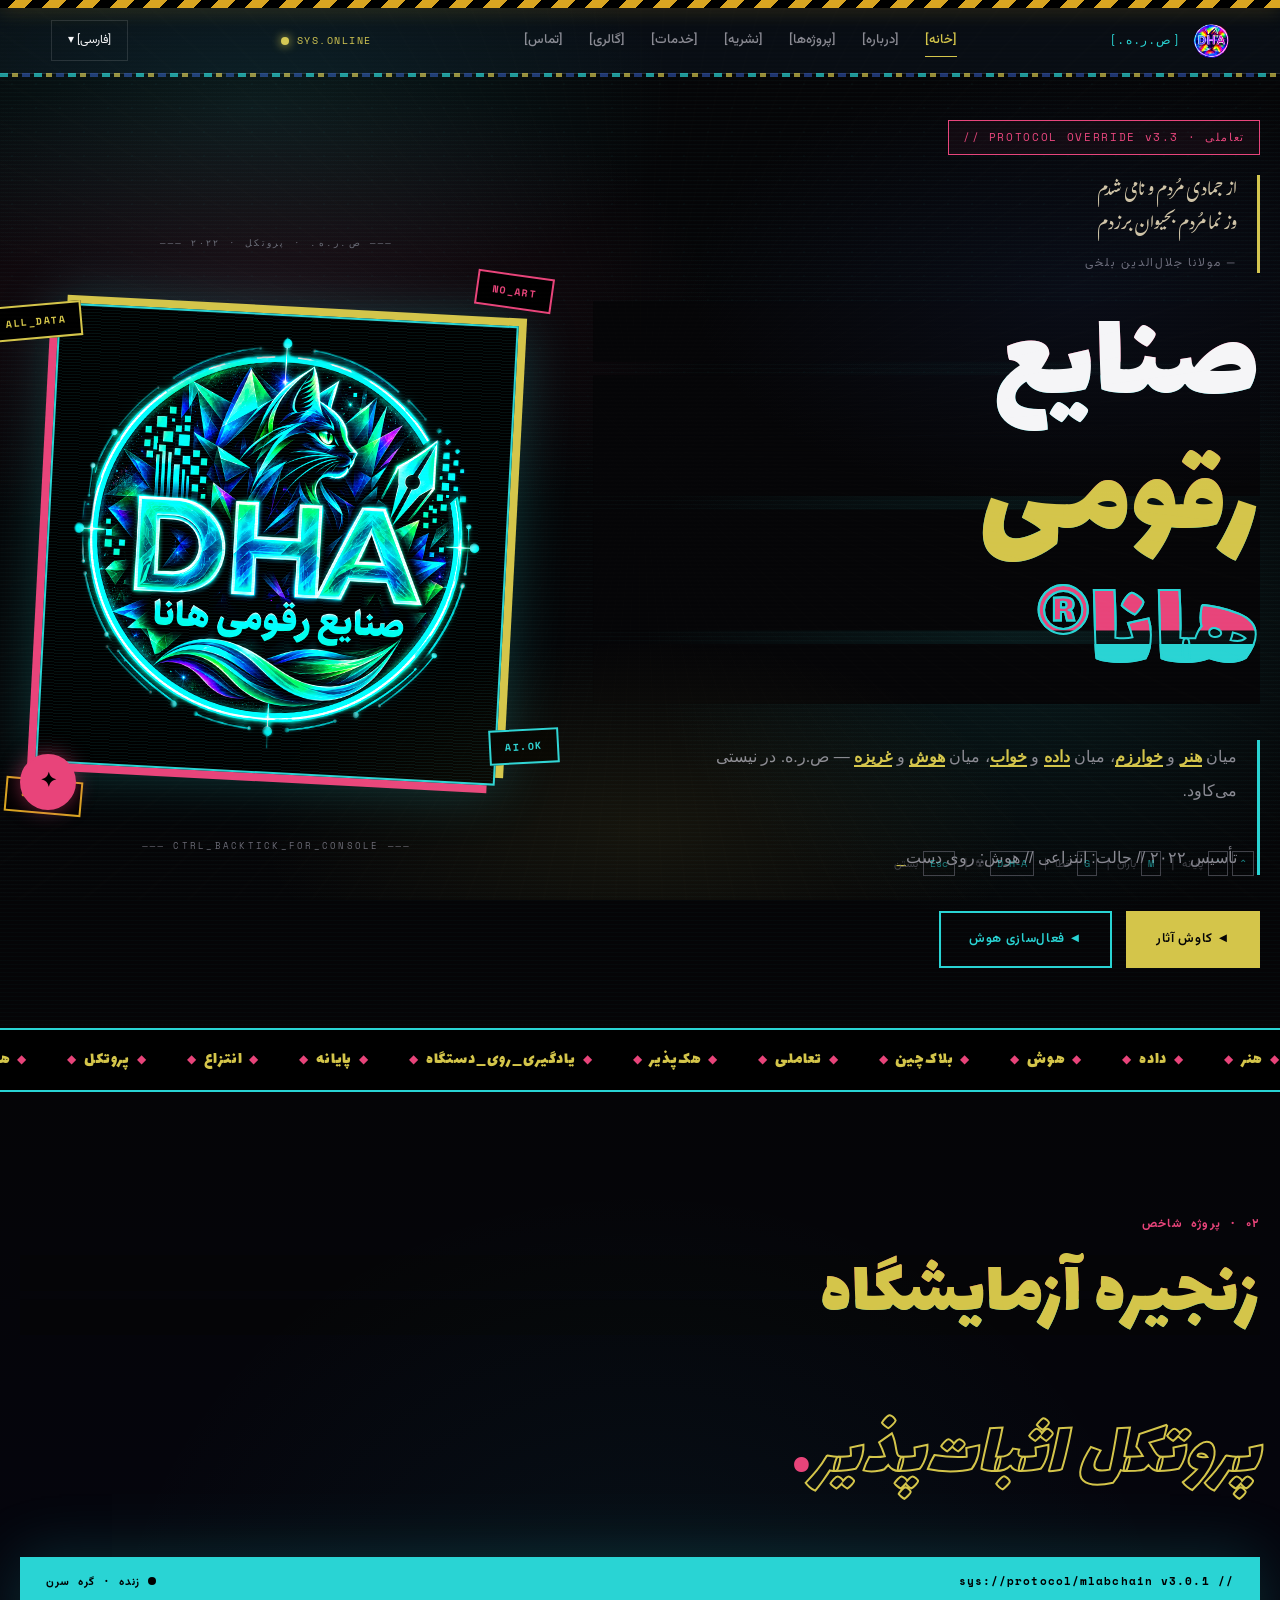
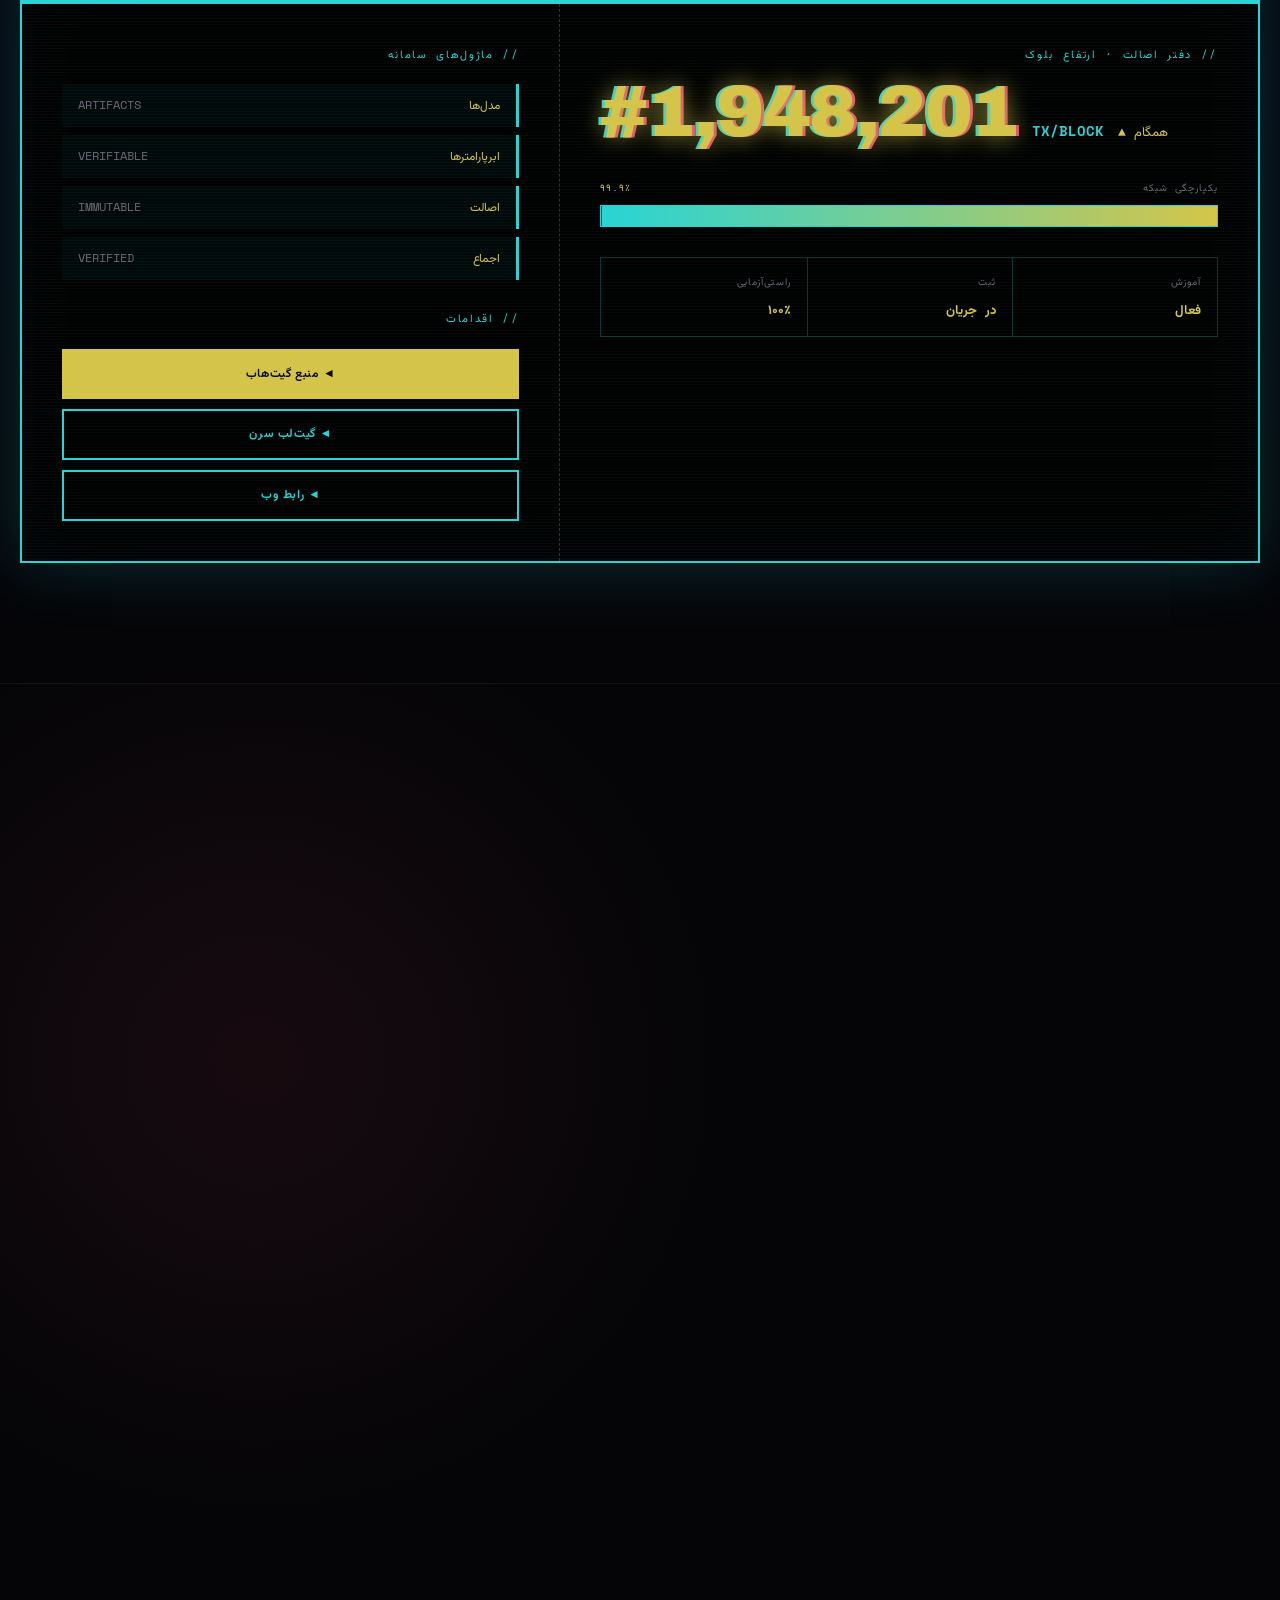
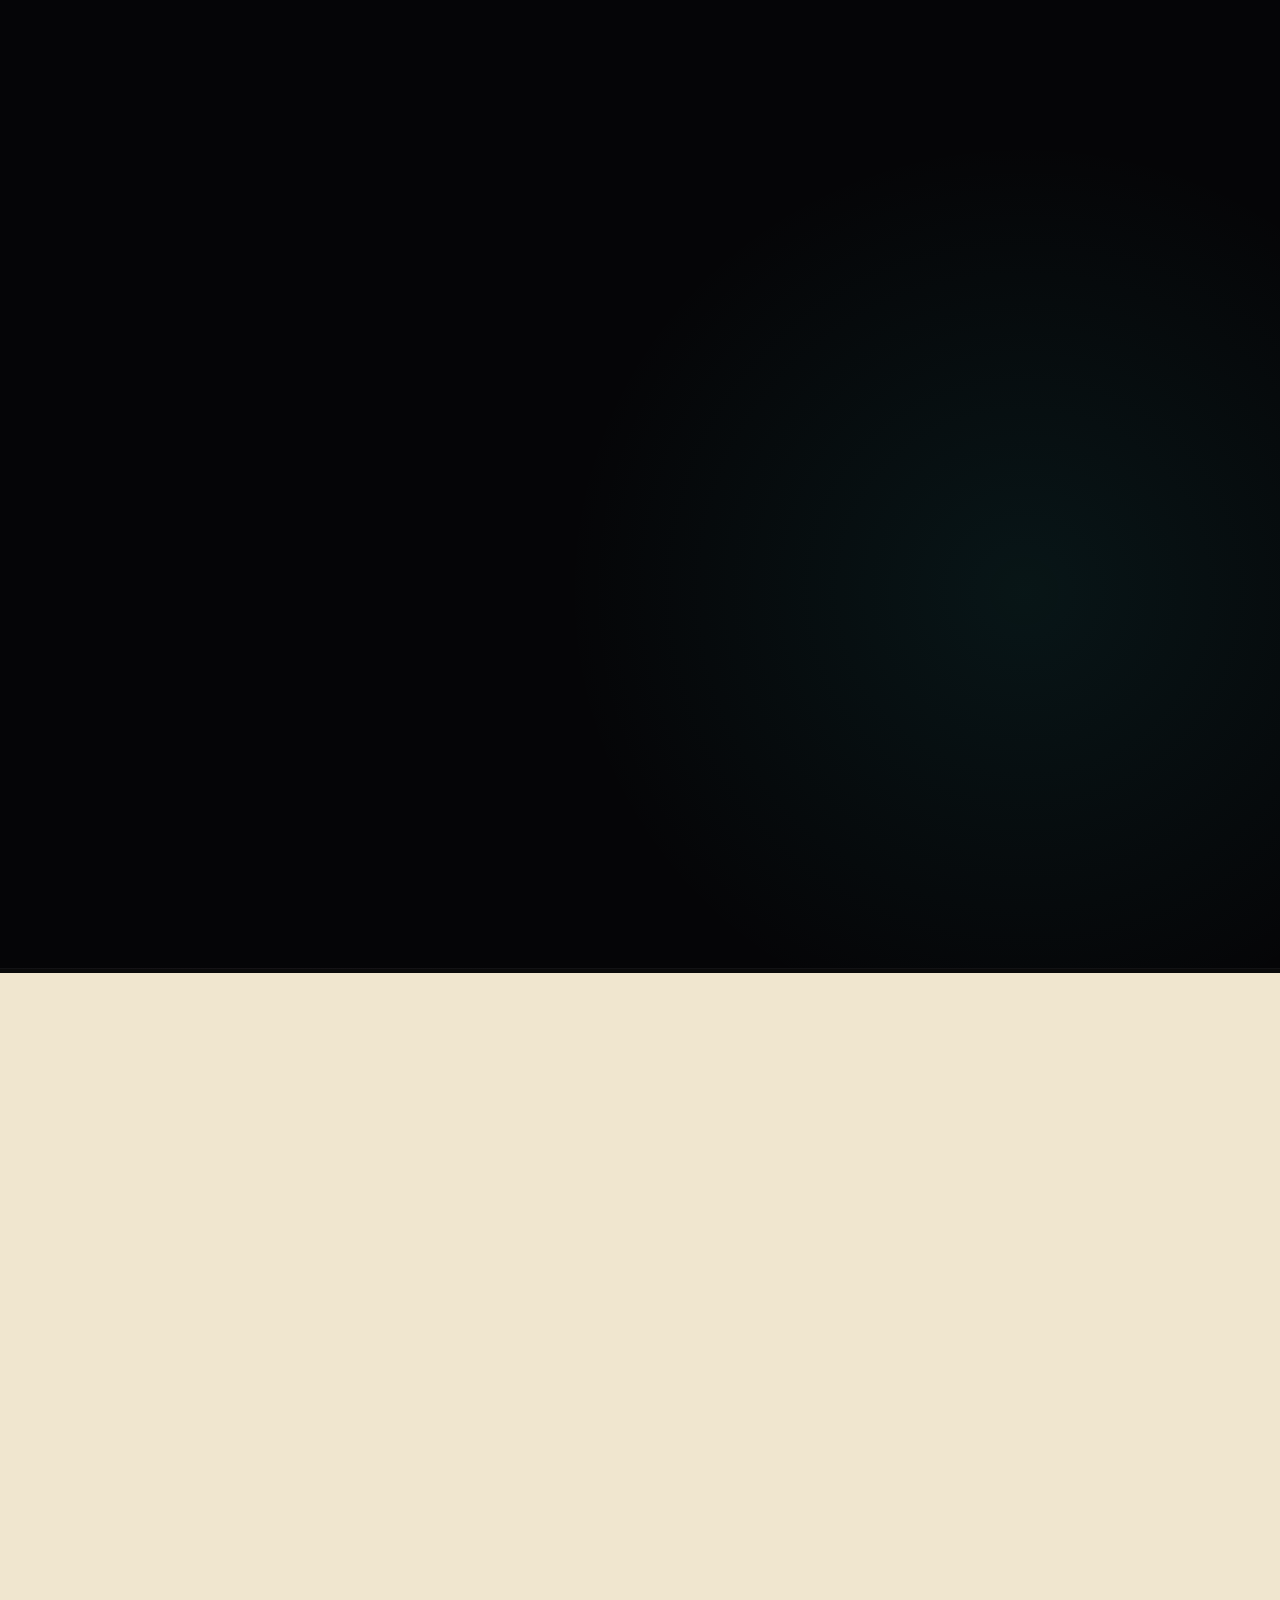
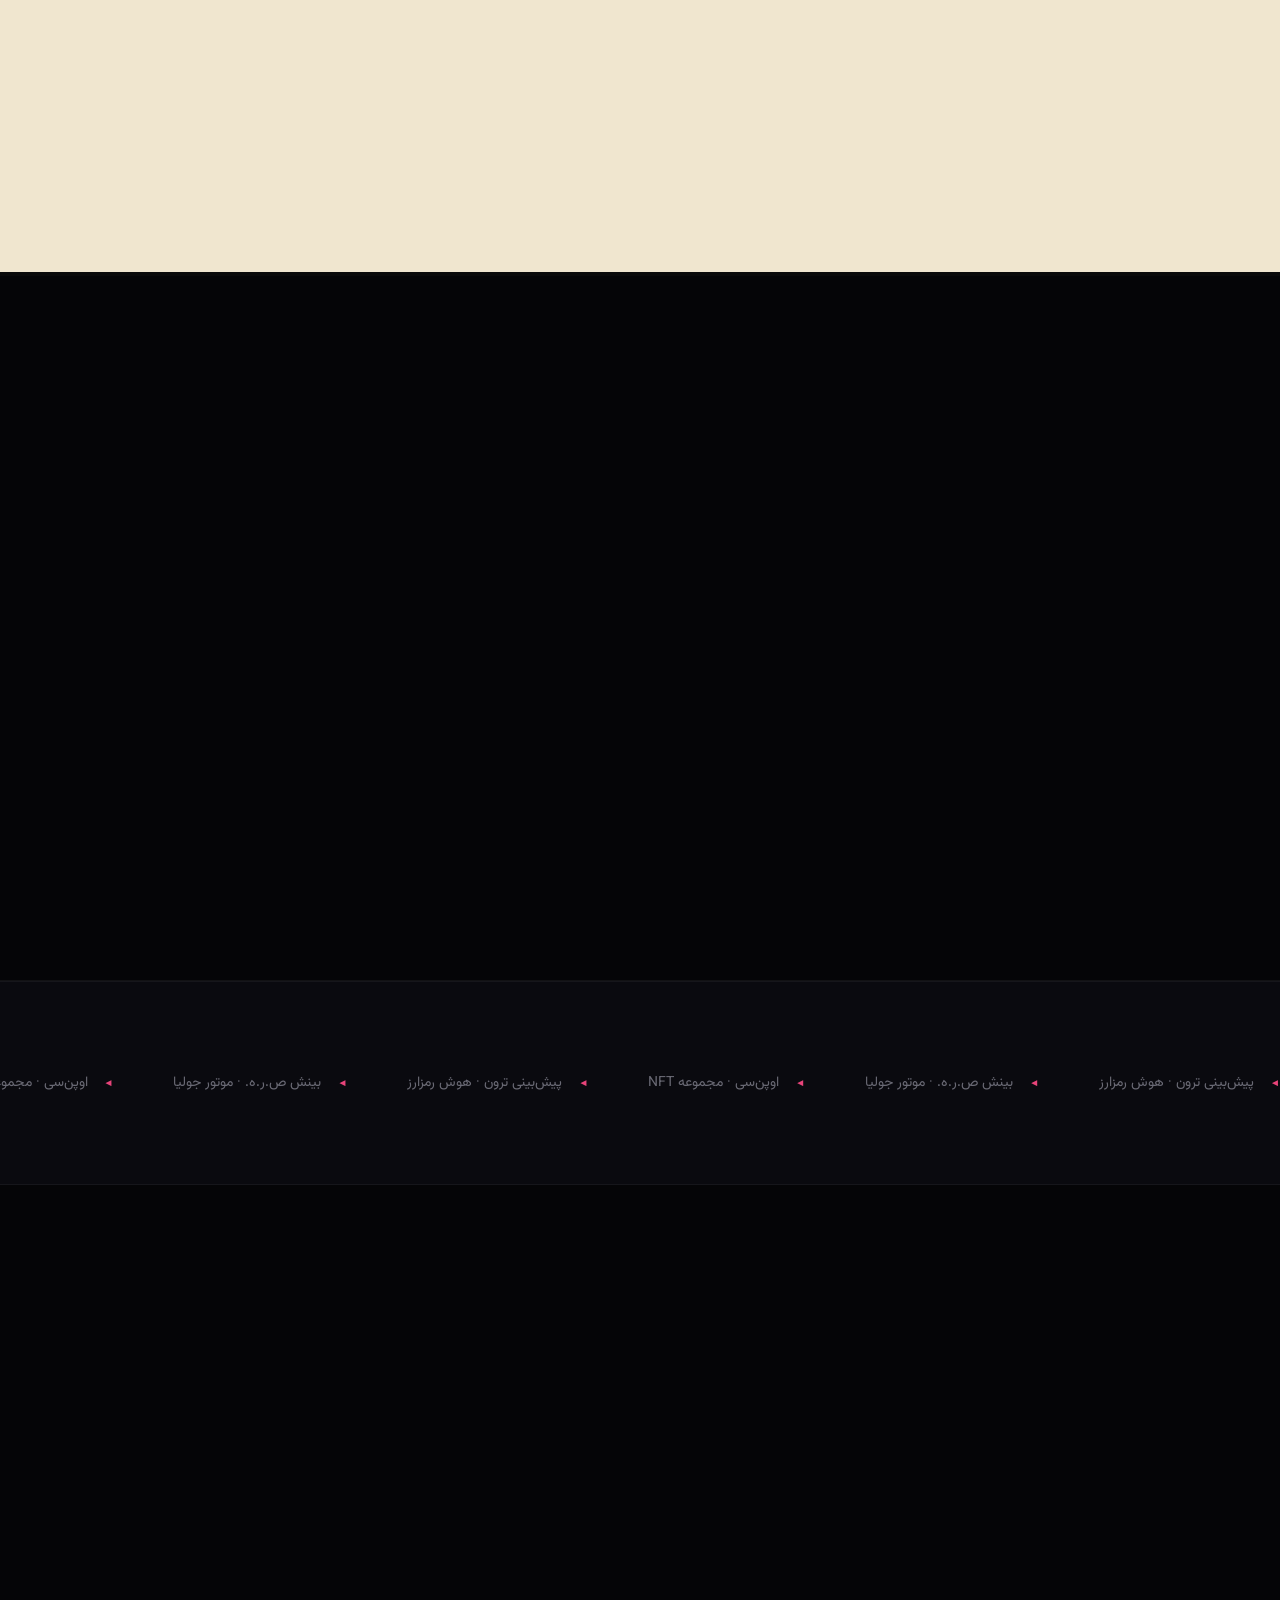
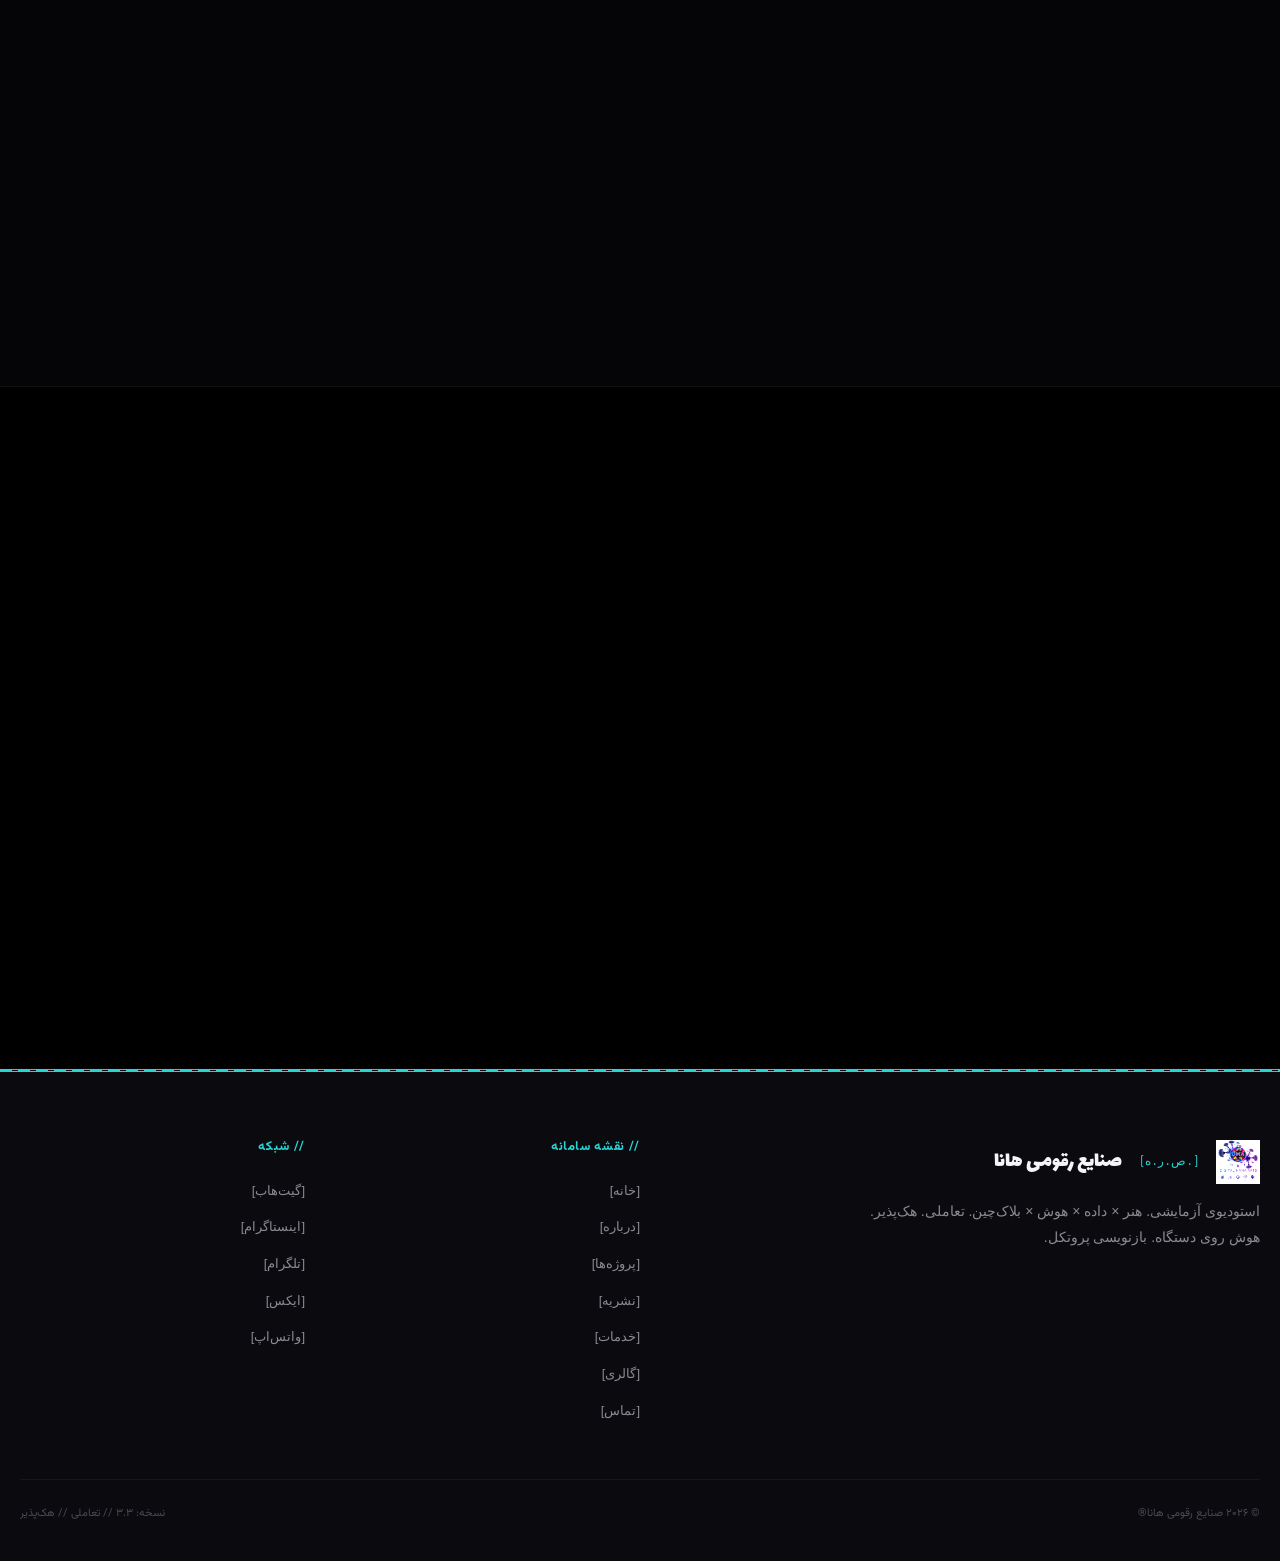
<file: index.html>
<!DOCTYPE html>
<html lang="fa-IR" dir="rtl">
<head>
    <meta charset="UTF-8">
    <meta name="viewport" content="width=device-width, initial-scale=1.0, viewport-fit=cover">
    <meta name="description" content="صنایع رقومی هانا® — آفرینش‌گری محاسباتی. هنر، داده، هوش مصنوعی، بلاک‌چین. میراث کهن ایران، بیان رقومی امروز.">
    <meta name="theme-color" content="#0a0f16">
    <meta property="og:title" content="صنایع رقومی هانا® — [سامانه_هک‌پذیر]">
    <meta property="og:description" content="هنر × داده × هوش × بلاک‌چین — پروتکل تعاملی">
    <meta property="og:image" content="assets/DHA_logo.png">
    <link rel="icon" type="image/png" href="assets/DHA_logo_h.png">
    <title>ص.ر.ه. — [حالت_تعاملی]</title>

    <link rel="preconnect" href="https://fonts.googleapis.com">
    <link rel="preconnect" href="https://fonts.gstatic.com" crossorigin>
    <link href="https://fonts.googleapis.com/css2?family=Vazirmatn:wght@300;400;500;600;700;800&family=Estedad:wght@300;400;500;600;700&family=Lalezar&family=Gulzar&family=Markazi+Text:wght@400;500;600;700&family=Space+Mono:wght@400;700&family=DM+Mono:wght@300;400;500&family=Archivo+Black&display=swap" rel="stylesheet">

    <style>
        /* =====================================================
           ص.ر.ه. — پروتکل انتزاعی · نسخه فارسی
           (فیروزه · لاجورد · زر · زعفران · انار)
           ===================================================== */
        *, *::before, *::after { box-sizing: border-box; margin: 0; padding: 0; }

        :root {
            --void: #050507;
            --void-2: #0a0a0f;
            --void-3: #12121a;
            --bone: #f5f5f7;
            --ash: #8a8a93;
            --steel: #6a6a75;
            --smoke: #4a4a55;

            /* فیروزه / لاجورد / زر / زعفران / انار */
            --cyber-cyan: #29d4d4;
            --cyber-cyan-deep: #00b8b8;
            --cyber-magenta: #e8447a;
            --cyber-acid: #d4c54a;
            --cyber-yellow: #d9a521;
            --cyber-red: #d42a2a;
            --lapis: #2a4a9c;
            --paper: #f0e6cf;
            --ink: #0a0a0a;

            --border: rgba(255,255,255,.12);
            --border-dark: rgba(255,255,255,.05);
        }

        * { -webkit-tap-highlight-color: transparent; }
        button, a, .btn-cyber, .subsys-card, .collage > figure, .dock-btn {
            touch-action: manipulation;
            -webkit-user-select: none;
            user-select: none;
        }

        html { scroll-behavior: smooth; background: var(--void); direction: rtl; }

        body {
            background: var(--void);
            color: var(--bone);
            font-family: "Vazirmatn", "Estedad", "Tahoma", sans-serif;
            overflow-x: hidden;
            cursor: crosshair;
            line-height: 1.9;
            position: relative;
            min-height: 100vh;
        }

        body::before {
            content: ""; position: fixed; inset: 0; pointer-events: none; z-index: 9997; opacity: .05;
            background-image: repeating-conic-gradient(from 0deg,
                rgba(240,230,207,.12) 0deg, rgba(0,0,0,.10) 1deg,
                rgba(240,230,207,.06) 2deg, rgba(0,0,0,.06) 3deg);
            mix-blend-mode: overlay;
        }
        body::after {
            content: ""; position: fixed; inset: 0; pointer-events: none; z-index: 9996;
            background:
                radial-gradient(ellipse 60% 40% at 20% 12%, rgba(41,212,212,.10), transparent 55%),
                radial-gradient(ellipse 55% 45% at 84% 32%, rgba(42,74,156,.10), transparent 55%),
                radial-gradient(ellipse 50% 35% at 50% 92%, rgba(212,197,74,.08), transparent 60%),
                repeating-linear-gradient(0deg, transparent 0px, transparent 2px, rgba(240,230,207,.012) 3px, transparent 4px);
            mix-blend-mode: screen;
        }

        ::selection { background: var(--cyber-cyan); color: var(--void); }
        a { color: inherit; text-decoration: none; }
        img { max-width: 100%; display: block; }
        button { font-family: inherit; cursor: pointer; }

        h1, h2, h3, h4 {
            font-family: "Lalezar", "Markazi Text", serif;
            font-weight: 400;
            line-height: 1.15;
        }

        /* ============ WARNING TAPE ============ */
        .warning-tape {
            position: fixed; top: 0; left: 0; right: 0; height: 8px;
            background: repeating-linear-gradient(-45deg, var(--cyber-yellow) 0, var(--cyber-yellow) 12px, #000 12px, #000 24px);
            z-index: 10002; box-shadow: 0 0 20px rgba(217,165,33,.35);
        }

        /* ============ HEADER ============ */
        .header {
            position: fixed; top: 8px; left: 0; right: 0; z-index: 1000;
            background: rgba(10,15,22,.88);
            border-bottom: 1px solid var(--border);
            backdrop-filter: blur(20px); -webkit-backdrop-filter: blur(20px);
            padding: 0 clamp(16px, 4vw, 60px);
            display: flex; align-items: center; justify-content: space-between;
            height: 66px; transition: all .3s;
        }
        .header::after {
            content: ""; position: absolute; bottom: -4px; left: 0; width: 100%; height: 4px;
            background: repeating-linear-gradient(90deg,
                var(--cyber-cyan) 0 8px, transparent 8px 12px,
                var(--cyber-acid) 12px 18px, transparent 18px 22px,
                var(--lapis) 22px 30px, transparent 30px 34px);
            opacity: .7;
        }
        .brand {
            display: flex; align-items: center; gap: 12px;
            font-family: "Lalezar", serif; font-size: 20px; color: var(--bone);
        }
        .brand img { width: 36px; height: 36px; object-fit: contain; filter: brightness(1.15); transition: transform .3s; }
        .brand:hover img { transform: rotate(-10deg) scale(1.1); }
        .brand .brand-tag { color: var(--cyber-cyan); font-family: "Space Mono", monospace; font-size: 12px; letter-spacing: .1em; }

        .nav-links {
            display: flex; gap: 26px; align-items: center;
            font-family: "Vazirmatn", sans-serif; font-size: 13px; font-weight: 500;
        }
        .nav-links a { color: var(--ash); transition: color .2s; position: relative; padding: 4px 0; }
        .nav-links a::before {
            content: ""; position: absolute; bottom: 0; right: 0; width: 0; height: 1px;
            background: var(--cyber-acid); transition: width .3s;
        }
        .nav-links a:hover, .nav-links a.active { color: var(--cyber-acid); }
        .nav-links a:hover::before, .nav-links a.active::before { width: 100%; }

        .sys-status {
            display: flex; align-items: center; gap: 8px;
            font-family: "Space Mono", monospace; font-size: 10px;
            color: var(--cyber-acid); letter-spacing: .15em;
            direction: ltr;
        }
        .status-dot {
            width: 8px; height: 8px; border-radius: 50%;
            background: var(--cyber-acid); box-shadow: 0 0 10px var(--cyber-acid);
            animation: pulse-dot 2s infinite;
        }
        @keyframes pulse-dot { 0%,100% { opacity:1; transform:scale(1);} 50% { opacity:.5; transform:scale(1.6);} }

        /* Language dropdown */
        .lang-dropdown { position: relative; display: inline-block; }
        .lang-input { position: absolute; opacity: 0; width: 0; height: 0; }
        .lang-btn {
            display: flex; align-items: center; gap: 8px; padding: 8px 16px;
            border: 1px solid var(--border); background: transparent;
            font-family: "Vazirmatn", "Space Mono", monospace; font-size: 12px;
            color: var(--bone); transition: all .2s; cursor: pointer;
        }
        .lang-btn:hover { background: var(--cyber-cyan); color: var(--void); border-color: var(--cyber-cyan); }
        .lang-menu {
            position: absolute; top: calc(100% + 8px); left: 0; min-width: 170px;
            background: var(--void-2); border: 1px solid var(--border);
            opacity: 0; visibility: hidden; transform: translateY(-4px); transition: all .2s;
            z-index: 1001; max-height: 400px; overflow-y: auto;
        }
        .lang-menu a {
            display: block; padding: 10px 16px;
            font-family: "Vazirmatn", sans-serif; font-size: 13px;
            color: var(--ash); transition: all .2s; border-bottom: 1px solid rgba(255,255,255,.05);
        }
        .lang-menu a:hover { background: var(--void-3); color: var(--cyber-cyan); }
        .lang-menu a.active { background: var(--cyber-cyan); color: var(--void); }
        .lang-input:checked ~ .lang-menu, .lang-dropdown:focus-within .lang-menu { opacity: 1; visibility: visible; transform: translateY(0); }

        .menu-btn {
            display: none; background: transparent; border: 1px solid var(--border);
            color: var(--bone); padding: 8px 14px; font-size: 20px;
            transition: all .2s;
        }
        .menu-btn:hover { background: var(--cyber-cyan); color: var(--void); }

        /* Drawer */
        .drawer {
            position: fixed; top: 0; right: -100%; width: min(320px, 85vw); height: 100vh;
            background: var(--void-2); border-left: 1px solid var(--border);
            z-index: 2000; transition: right .3s; padding: 90px 32px 32px; overflow-y: auto;
        }
        .drawer.open { right: 0; }
        .drawer-close {
            position: absolute; top: 20px; left: 20px;
            background: transparent; border: 1px solid var(--border);
            color: var(--bone); width: 40px; height: 40px; font-size: 22px;
        }
        .drawer-close:hover { background: var(--cyber-red); border-color: var(--cyber-red); }
        .drawer a {
            display: block; padding: 16px 0;
            font-family: "Lalezar", serif; font-size: 20px;
            color: var(--bone); border-bottom: 1px solid var(--border-dark);
            transition: all .2s;
        }
        .drawer a:hover { color: var(--cyber-cyan); padding-right: 12px; }
        .drawer-overlay {
            position: fixed; inset: 0; background: rgba(0,0,0,.7);
            backdrop-filter: blur(4px); z-index: 1999;
            opacity: 0; visibility: hidden; transition: all .3s;
        }
        .drawer-overlay.open { opacity: 1; visibility: visible; }

        /* ============ HERO ============ */
        .hero-cyber {
            min-height: 100vh; padding: 120px 0 60px; position: relative; overflow: hidden;
            background:
                radial-gradient(ellipse 60% 40% at 20% 30%, rgba(232,68,122,.10), transparent 60%),
                radial-gradient(ellipse 50% 50% at 80% 60%, rgba(41,212,212,.10), transparent 60%);
        }
        .hero-cyber::before {
            content: ""; position: absolute; inset: 0;
            background-image: radial-gradient(circle, rgba(41,212,212,.08) 1px, transparent 1.5px);
            background-size: 24px 24px; opacity: .4; pointer-events: none;
            mask-image: linear-gradient(to bottom, black 0%, transparent 90%);
        }
        .hero-cyber::after {
            content: ""; position: absolute; inset: 0;
            background: repeating-linear-gradient(0deg, transparent 0, transparent 3px, rgba(41,212,212,.025) 3px, rgba(41,212,212,.025) 4px);
            pointer-events: none; z-index: 1;
        }
        .container { width: min(calc(100% - 40px), 1400px); margin: auto; position: relative; }
        .hero-cyber .container { z-index: 2; }
        .hero-cyber-grid { display: grid; grid-template-columns: 1.3fr 1fr; gap: 60px; align-items: center; }

        .hero-cyber-tag {
            display: inline-block; font-family: "Space Mono", monospace; font-size: 11px;
            letter-spacing: .15em; color: var(--cyber-magenta); padding: 6px 14px;
            border: 1px solid var(--cyber-magenta); background: rgba(232,68,122,.05);
            margin-bottom: 20px; direction: ltr;
        }

        .hero-epigraph {
            font-family: "Gulzar", "Markazi Text", serif;
            font-size: 20px; line-height: 1.7; color: #cfc3a4;
            margin-bottom: 28px; padding-right: 20px;
            border-right: 3px solid var(--cyber-acid);
        }
        .hero-epigraph .attribution {
            display: block; font-family: "Vazirmatn", sans-serif;
            font-size: 12px; letter-spacing: .15em; color: var(--steel);
            margin-top: 10px;
        }

        .glitch-title {
            font-family: "Lalezar", serif;
            font-size: clamp(3rem, 10vw, 8rem);
            line-height: 1.05; font-weight: 400;
            margin: 20px 0; position: relative;
            letter-spacing: 0;
        }
        .glitch-line { display: block; position: relative; }
        .glitch-line::before, .glitch-line::after {
            content: attr(data-text); position: absolute; top: 0; left: 0;
            width: 100%; height: 100%; background: var(--void);
            pointer-events: none;
        }
        .glitch-line::before { color: var(--cyber-magenta); animation: glitch-a 4s infinite steps(1, end); clip-path: inset(0 0 55% 0); z-index: -1; }
        .glitch-line::after { color: var(--cyber-cyan); animation: glitch-b 3s infinite steps(1, end); clip-path: inset(55% 0 0 0); z-index: -2; }
        @keyframes glitch-a { 0%,82%,100% { transform: translate(0); } 84% { transform: translate(-4px,-2px); } 86% { transform: translate(4px,2px); } 88% { transform: translate(-2px,1px); } }
        @keyframes glitch-b { 0%,78%,100% { transform: translate(0); } 80% { transform: translate(4px,2px); } 82% { transform: translate(-4px,-2px); } 84% { transform: translate(2px,-1px); } }

        .hero-cyber-copy {
            max-width: 580px; font-family: "Estedad", sans-serif; font-size: 16px;
            line-height: 2.1; color: var(--ash); border-right: 3px solid var(--cyber-cyan);
            padding-right: 20px; margin-top: 36px;
        }
        .hero-cyber-copy strong { color: var(--cyber-acid); font-weight: 700; border-bottom: 2px solid var(--cyber-acid); }

        .hero-cyber-actions { display: flex; gap: 14px; margin-top: 36px; flex-wrap: wrap; }

        .btn-cyber {
            display: inline-flex; align-items: center; gap: 10px; padding: 14px 28px;
            font-family: "Vazirmatn", sans-serif; font-size: 13px; font-weight: 600;
            letter-spacing: .05em; text-decoration: none;
            border: 2px solid var(--cyber-cyan); background: transparent; color: var(--cyber-cyan);
            transition: all .2s; position: relative; overflow: hidden; cursor: pointer;
            z-index: 1;
        }
        .btn-cyber::before {
            content: ""; position: absolute; inset: 0; background: var(--cyber-cyan);
            transform: translateX(-100%); transition: transform .25s; z-index: -1;
        }
        .btn-cyber:hover::before { transform: translateX(0); }
        .btn-cyber:hover { color: var(--void); }
        .btn-cyber.primary { background: var(--cyber-acid); color: var(--void); border-color: var(--cyber-acid); }
        .btn-cyber.primary::before { background: var(--cyber-magenta); }
        .btn-cyber.primary:hover { color: var(--bone); border-color: var(--cyber-magenta); }
        .btn-cyber:disabled { opacity: .5; cursor: not-allowed; }
        .btn-cyber.ready { background: var(--cyber-magenta); border-color: var(--cyber-magenta); color: var(--bone); }

        .hero-collage { position: relative; min-height: 560px; display: flex; align-items: center; justify-content: center; }
        .hero-collage-frame {
            position: relative; width: min(100%, 460px); aspect-ratio: 1;
            border: 2px solid var(--cyber-cyan); background: #000; transform: rotate(3deg);
            box-shadow: -8px 8px 0 var(--cyber-magenta), 8px -8px 0 var(--cyber-acid), 0 0 60px rgba(41,212,212,.3);
            overflow: hidden;
        }
        .hero-collage-frame::before {
            content: ""; position: absolute; inset: 0;
            background: repeating-linear-gradient(0deg, transparent 0, transparent 2px, rgba(41,212,212,.08) 2px, rgba(41,212,212,.08) 3px);
            z-index: 2; pointer-events: none; animation: scan-anim 6s linear infinite;
        }
        @keyframes scan-anim { 0% { background-position: 0 0; } 100% { background-position: 0 100px; } }
        .hero-collage-frame img { width: 100%; height: 100%; object-fit: contain; padding: 20px; filter: saturate(1.3) contrast(1.1); }

        .dada-stamp {
            position: absolute; padding: 6px 14px; border: 2px solid currentColor;
            font-family: "Space Mono", monospace; font-size: 10px; font-weight: 700;
            letter-spacing: .15em; background: #000;
            z-index: 5; pointer-events: none;
            direction: ltr;
        }
        .stamp-1 { top: 10px; right: -20px; color: var(--cyber-magenta); transform: rotate(8deg); }
        .stamp-2 { top: 40px; left: -30px; color: var(--cyber-acid); transform: rotate(-5deg); }
        .stamp-3 { bottom: 60px; right: -25px; color: var(--cyber-cyan); transform: rotate(-3deg); }
        .stamp-4 { bottom: 10px; left: -15px; color: var(--cyber-yellow); transform: rotate(5deg); }
        .hero-meta-strip {
            position: absolute; font-family: "Space Mono", monospace; font-size: 9px;
            letter-spacing: .25em; color: var(--steel); white-space: nowrap;
            direction: ltr;
        }
        .meta-top { top: -30px; left: 50%; transform: translateX(-50%); }
        .meta-bottom { bottom: -30px; left: 50%; transform: translateX(-50%); }

        /* ============ TICKER ============ */
        .sys-ticker {
            overflow: hidden; background: #000;
            border-top: 2px solid var(--cyber-cyan); border-bottom: 2px solid var(--cyber-cyan);
            padding: 14px 0; position: relative;
        }
        .sys-ticker-track {
            display: inline-flex; gap: 40px; animation: ticker 30s linear infinite;
            font-family: "Lalezar", "Vazirmatn", sans-serif; font-size: 17px;
            color: var(--cyber-acid); letter-spacing: .05em;
            white-space: nowrap;
        }
        .sys-ticker-track span::before { content: "◆ "; color: var(--cyber-magenta); margin-left: 4px; font-size: 12px; }
        .sys-ticker-track span::after { content: " ◆"; color: var(--cyber-magenta); margin-right: 4px; font-size: 12px; }
        @keyframes ticker { to { transform: translateX(50%); } }

        /* ============ SECTIONS ============ */
        .featured-section, .ai-module, .manifesto, .subsystems, .gallery-collage-section, .philosophy-glitch {
            padding: 120px 0; position: relative;
            border-bottom: 1px solid var(--border-dark);
            content-visibility: auto; contain-intrinsic-size: 800px;
        }
        .featured-section {
            background: linear-gradient(180deg, var(--void) 0%, #05050f 50%, var(--void) 100%);
        }
        .featured-section::before {
            content: ""; position: absolute; inset: 0;
            background: radial-gradient(ellipse at 50% 50%, rgba(41,212,212,.06), transparent 60%); pointer-events: none;
        }
        .featured-label {
            font-family: "Space Mono", "Vazirmatn", monospace; font-size: 12px;
            font-weight: 700; letter-spacing: .1em; color: var(--cyber-magenta);
            margin-bottom: 20px;
        }
        .featured-title {
            font-family: "Lalezar", serif; font-size: clamp(2.4rem, 6vw, 5rem);
            line-height: 1.05; margin-bottom: 60px; position: relative;
        }
        .featured-title .outline { color: transparent; -webkit-text-stroke: 2px var(--cyber-acid); font-style: italic; }

        /* ============ MLABCHAIN TERMINAL ============ */
        .mlab-terminal {
            border: 2px solid var(--cyber-cyan); background: #000; position: relative; overflow: hidden;
            box-shadow: 0 0 60px rgba(41,212,212,.2), inset 0 0 80px rgba(41,212,212,.04);
        }
        .mlab-terminal::before {
            content: ""; position: absolute; inset: 0;
            background: repeating-linear-gradient(0deg, transparent 0, transparent 2px, rgba(41,212,212,.04) 2px, rgba(41,212,212,.04) 3px);
            pointer-events: none; z-index: 2; animation: scan-anim 8s linear infinite;
        }
        .mlab-header {
            padding: 12px 24px; background: var(--cyber-cyan); color: #000;
            display: flex; justify-content: space-between; align-items: center;
            font-family: "Space Mono", "Vazirmatn", monospace; font-size: 11px; font-weight: 700;
            letter-spacing: .1em; position: relative; z-index: 3;
            flex-wrap: wrap; gap: 8px;
        }
        .mlab-header .live { display: flex; align-items: center; gap: 8px; }
        .mlab-header .live::before {
            content: ""; width: 8px; height: 8px; border-radius: 50%;
            background: #000; animation: pulse-dot 1.5s infinite;
        }
        .mlab-grid { display: grid; grid-template-columns: 1.3fr 1fr; position: relative; z-index: 3; }
        .mlab-main { padding: 40px; border-left: 1px dashed rgba(41,212,212,.3); font-family: "Space Mono", "Vazirmatn", monospace; }
        .mlab-side { padding: 40px; font-family: "Space Mono", "Vazirmatn", monospace; }
        .mlab-label { font-size: 11px; letter-spacing: .15em; color: var(--cyber-cyan); margin-bottom: 12px; }
        .mlab-data-wrap { display: flex; align-items: baseline; gap: 14px; flex-wrap: wrap; direction: ltr; }
        .mlab-data {
            font-family: "Archivo Black", "Space Mono", monospace;
            font-size: clamp(2.4rem, 6vw, 4.5rem); line-height: 1; color: var(--cyber-acid);
            letter-spacing: -.02em;
            text-shadow: 0 0 24px rgba(212,197,74,.7), 3px 0 0 var(--cyber-magenta), -3px 0 0 var(--cyber-cyan);
        }
        .mlab-unit { font-family: "Space Mono", monospace; font-size: 14px; color: var(--cyber-cyan); font-weight: 700; direction: ltr; }
        .mlab-status { font-size: 13px; color: var(--cyber-acid); display: flex; align-items: center; gap: 6px; }
        .mlab-confidence { margin-top: 30px; }
        .mlab-confidence-head { display: flex; justify-content: space-between; font-size: 10px; letter-spacing: .1em; color: var(--steel); margin-bottom: 8px; flex-wrap: wrap; }
        .mlab-bar { height: 22px; background: #000; border: 1px solid var(--cyber-cyan); position: relative; overflow: hidden; }
        .mlab-bar-fill {
            height: 100%;
            background: linear-gradient(90deg, var(--cyber-cyan) 0%, var(--cyber-acid) 50%, var(--cyber-cyan) 100%);
            background-size: 200% 100%; animation: bar-shimmer 3s ease-in-out infinite;
            box-shadow: 0 0 20px var(--cyber-cyan);
        }
        @keyframes bar-shimmer { 0% { background-position: 0 0; } 100% { background-position: -200% 0; } }
        .mlab-stats { margin-top: 30px; display: grid; grid-template-columns: repeat(3, 1fr); gap: 0; border: 1px solid rgba(41,212,212,.25); }
        .mlab-stat { padding: 14px 16px; border-left: 1px solid rgba(41,212,212,.25); }
        .mlab-stat:last-child { border-left: none; }
        .mlab-stat-label { font-size: 10px; letter-spacing: .1em; color: var(--steel); margin-bottom: 6px; }
        .mlab-stat-value { font-family: "Space Mono", "Vazirmatn", monospace; font-size: 13px; font-weight: 700; color: var(--cyber-acid); }
        .mlab-arch-title { font-size: 11px; letter-spacing: .15em; color: var(--cyber-cyan); margin-bottom: 20px; }
        .mlab-arch { display: flex; flex-direction: column; gap: 8px; margin-bottom: 28px; }
        .mlab-layer {
            padding: 10px 16px; border-right: 3px solid var(--cyber-cyan);
            background: rgba(41,212,212,.04); display: flex; justify-content: space-between;
            font-size: 12px; color: var(--cyber-acid);
        }
        .mlab-layer .dim { color: var(--steel); font-family: "Space Mono", monospace; direction: ltr; }
        .mlab-links { display: flex; flex-direction: column; gap: 10px; margin-top: 20px; }
        .mlab-links .btn-cyber { padding: 12px 18px; font-size: 12px; justify-content: center; }

        /* ============ AI MODULE ============ */
        .ai-module {
            background:
                radial-gradient(ellipse 60% 40% at 20% 20%, rgba(232,68,122,.08), transparent 60%),
                radial-gradient(ellipse 60% 40% at 80% 80%, rgba(41,212,212,.08), transparent 60%),
                var(--void);
        }
        .ai-status-bar {
            display: flex; flex-wrap: wrap; gap: 12px; align-items: center;
            padding: 16px 24px; border: 1px solid var(--cyber-cyan); background: #000;
            font-family: "Space Mono", "Vazirmatn", monospace; font-size: 11px; color: var(--steel);
            margin-bottom: 40px; letter-spacing: .05em;
        }
        .ai-status-bar .status-item { display: flex; align-items: center; gap: 6px; }
        .ai-status-bar .status-item span:last-child { color: var(--cyber-acid); font-weight: 700; }

        .live-data-grid {
            display: grid; grid-template-columns: repeat(4, 1fr); gap: 0;
            border: 2px solid var(--cyber-cyan); background: #000; margin-bottom: 60px;
        }
        .live-card { padding: 24px 20px; border-left: 1px solid rgba(41,212,212,.25); font-family: "Space Mono", "Vazirmatn", monospace; position: relative; }
        .live-card:last-child { border-left: none; }
        .live-card-label { font-size: 11px; letter-spacing: .1em; color: var(--cyber-cyan); margin-bottom: 12px; }
        .live-card-value {
            font-family: "Archivo Black", "Space Mono", monospace;
            font-size: clamp(1.4rem, 2.4vw, 2rem); color: var(--cyber-acid);
            line-height: 1; letter-spacing: -.01em; margin-bottom: 8px;
            word-break: break-word; direction: ltr;
        }
        .live-card-change { font-size: 11px; color: var(--steel); letter-spacing: .05em; display: flex; align-items: center; gap: 6px; flex-wrap: wrap; }
        .mini-btn {
            padding: 6px 12px; font-family: "Vazirmatn", sans-serif; font-size: 11px;
            font-weight: 700; color: var(--cyber-cyan); background: transparent;
            border: 1px solid var(--cyber-cyan); cursor: pointer; transition: all .2s;
        }
        .mini-btn:hover { background: var(--cyber-cyan); color: #000; }

        .ai-feature { border: 1px solid var(--cyber-magenta); background: #000; margin-bottom: 24px; position: relative; overflow: hidden; }
        .ai-feature-header {
            padding: 24px 28px; border-bottom: 1px solid rgba(232,68,122,.2);
            display: flex; justify-content: space-between; align-items: center;
            gap: 20px; flex-wrap: wrap;
        }
        .ai-feature-label { font-family: "Space Mono", "Vazirmatn", monospace; font-size: 11px; letter-spacing: .15em; color: var(--cyber-magenta); margin-bottom: 8px; }
        .ai-feature-header h3 { font-family: "Lalezar", serif; font-size: clamp(1.3rem, 2.4vw, 1.8rem); color: var(--bone); margin-bottom: 8px; }
        .ai-feature-header p { font-family: "Estedad", sans-serif; font-size: 13px; color: var(--steel); line-height: 1.8; max-width: 620px; margin: 0; }
        .ai-feature-body { padding: 24px 28px; border-top: 1px solid rgba(232,68,122,.15); display: flex; gap: 12px; flex-wrap: wrap; }
        .ai-feature-body textarea {
            flex: 1; min-width: 220px; min-height: 90px; padding: 14px;
            background: var(--void); border: 1px solid var(--cyber-cyan);
            color: var(--bone); font-family: "Estedad", "Vazirmatn", sans-serif;
            font-size: 14px; resize: vertical; line-height: 1.8;
        }
        .ai-feature-body textarea:focus { outline: none; box-shadow: 0 0 0 2px rgba(41,212,212,.2); }
        .ai-feature-output { padding: 24px 28px; min-height: 80px; }
        .output-placeholder { font-family: "Vazirmatn", sans-serif; font-size: 12px; color: var(--steel); font-style: italic; }
        .analysis-result { font-family: "Vazirmatn", "Space Mono", monospace; font-size: 14px; }
        .analysis-header {
            display: flex; justify-content: space-between; align-items: center;
            margin-bottom: 20px; font-size: 11px; letter-spacing: .1em;
            color: var(--steel); flex-wrap: wrap; gap: 8px;
        }
        .prediction {
            display: grid; grid-template-columns: 40px 1fr 80px;
            gap: 12px; padding: 10px 0; border-bottom: 1px dashed rgba(41,212,212,.15);
            font-size: 13px; color: var(--bone); align-items: center;
        }
        .prediction:last-of-type { border-bottom: none; }
        .pred-rank { color: var(--cyber-magenta); font-weight: 700; font-family: "Space Mono", monospace; direction: ltr; }
        .pred-name { color: var(--bone); font-family: "Space Mono", monospace; direction: ltr; }
        .pred-conf { color: var(--cyber-acid); font-weight: 700; text-align: left; font-family: "Space Mono", monospace; direction: ltr; }
        .analysis-source { margin-top: 20px; padding-top: 20px; border-top: 1px solid rgba(41,212,212,.15); display: flex; align-items: center; gap: 14px; }
        .analysis-source img { width: 80px; height: 80px; object-fit: cover; border: 1px solid var(--cyber-cyan); filter: contrast(1.1); }
        .analysis-source span { font-size: 11px; color: var(--steel); }
        .sentiment-bar-wrap { height: 20px; background: #000; border: 1px solid var(--cyber-cyan); margin-bottom: 12px; overflow: hidden; }
        .sentiment-bar { height: 100%; transition: width .6s; }
        .sentiment-meta { font-size: 12px; color: var(--steel); }

        .manifesto-generated {
            font-family: "Vazirmatn", "Estedad", sans-serif;
            padding: 24px; border: 1px dashed var(--cyber-yellow);
            background: rgba(217,165,33,.03);
        }
        .mg-title { font-family: "Space Mono", monospace; font-size: 11px; letter-spacing: .2em; color: var(--cyber-yellow); margin-bottom: 20px; direction: ltr; }
        .mg-body p { font-size: 15px; color: var(--bone); line-height: 2; margin-bottom: 8px; }
        .mg-clause { color: var(--cyber-acid) !important; font-style: italic; padding-top: 12px; border-top: 1px solid rgba(217,165,33,.2); margin-top: 12px !important; }
        .mg-end { font-family: "Space Mono", monospace; margin-top: 20px; padding-top: 16px; border-top: 1px solid rgba(217,165,33,.2); font-size: 11px; letter-spacing: .15em; color: var(--cyber-magenta); direction: ltr; }

        .ai-log { border: 1px solid var(--steel); background: #000; margin-top: 40px; }
        .ai-log-header {
            padding: 10px 16px; background: #111; border-bottom: 1px solid var(--steel);
            display: flex; justify-content: space-between; align-items: center;
            font-family: "Space Mono", "Vazirmatn", monospace; font-size: 11px;
            letter-spacing: .1em; color: var(--cyber-cyan);
        }
        .ai-log-body {
            padding: 12px 16px; max-height: 200px; overflow-y: auto;
            font-family: "Space Mono", "Vazirmatn", monospace; font-size: 12px; line-height: 1.9;
        }
        .log-line { margin-bottom: 2px; }
        .log-info { color: var(--steel); }
        .log-success { color: var(--cyber-acid); }
        .log-warn { color: var(--cyber-yellow); }
        .log-error { color: var(--cyber-red); }

        /* ============ MANIFESTO ============ */
        .manifesto {
            background: var(--paper); color: var(--ink); padding: 120px 0;
            position: relative; overflow: hidden;
            border-top: 4px solid var(--ink); border-bottom: 4px solid var(--ink);
        }
        .manifesto::before {
            content: "دادا"; position: absolute; top: -40px; left: -40px;
            font-family: "Lalezar", serif; font-size: clamp(15rem, 30vw, 25rem);
            color: var(--ink); opacity: .06; line-height: 1; pointer-events: none; transform: rotate(12deg);
        }
        .manifesto-inner { position: relative; z-index: 2; max-width: 900px; margin: auto; }
        .manifesto-label {
            font-family: "Vazirmatn", sans-serif; font-size: 12px; font-weight: 700;
            letter-spacing: .2em; color: var(--cyber-red); margin-bottom: 30px;
            display: inline-block; padding: 6px 14px;
            border: 2px solid var(--cyber-red); transform: rotate(2deg);
        }
        .manifesto-title {
            font-family: "Lalezar", serif; font-size: clamp(2rem, 5.5vw, 4.5rem);
            line-height: 1.15; margin-bottom: 40px;
        }
        .manifesto-title em {
            background: var(--ink); color: var(--paper); padding: 0 16px;
            display: inline-block; font-style: normal; transform: skewX(6deg);
        }
        .manifesto-copy { font-family: "Estedad", sans-serif; font-size: 16px; line-height: 2; color: var(--ink); max-width: 720px; }
        .manifesto-copy p { margin-bottom: 20px; color: var(--ink); }
        .manifesto-copy strong { background: var(--cyber-yellow); padding: 2px 6px; }
        .manifesto-sign {
            display: flex; align-items: center; gap: 20px; margin-top: 40px;
            font-family: "Vazirmatn", sans-serif; font-size: 12px;
            letter-spacing: .15em; color: var(--ink); font-weight: 700;
        }
        .manifesto-sign::before { content: ""; flex: 0 0 60px; height: 2px; background: var(--ink); }

        /* ============ SUBSYSTEMS ============ */
        .subsystems { background: var(--void); }
        .subsys-grid { display: grid; grid-template-columns: repeat(4, 1fr); gap: 0; border: 1px solid var(--cyber-cyan); margin-top: 50px; }
        .subsys-card {
            padding: 36px 28px; background: #000;
            border-left: 1px solid var(--cyber-cyan);
            position: relative; transition: all .3s; cursor: crosshair;
            display: block; text-decoration: none;
        }
        .subsys-card:last-child { border-left: none; }
        .subsys-card::before {
            content: ""; position: absolute; top: 0; right: 0; width: 100%; height: 3px;
            background: repeating-linear-gradient(90deg, var(--cyber-cyan) 0, var(--cyber-cyan) 4px, transparent 4px, transparent 10px);
            opacity: .5; transition: opacity .3s;
        }
        .subsys-card:hover { background: #050510; box-shadow: inset 0 0 60px rgba(41,212,212,.1); }
        .subsys-card:hover::before { opacity: 1; }
        .subsys-num { font-family: "Space Mono", monospace; font-size: 11px; color: var(--cyber-magenta); letter-spacing: .2em; margin-bottom: 20px; direction: ltr; }
        .subsys-icon { font-size: 32px; color: var(--cyber-cyan); margin-bottom: 16px; transition: transform .3s; }
        .subsys-card:hover .subsys-icon { transform: rotate(-10deg) scale(1.15); color: var(--cyber-acid); }
        .subsys-card h3 { font-family: "Lalezar", serif; font-size: 22px; color: var(--bone); margin-bottom: 14px; }
        .subsys-card p { font-family: "Estedad", sans-serif; font-size: 13px; line-height: 1.9; color: var(--steel); }

        /* ============ QUICK PROJECTS ============ */
        .quick-projects {
            padding: 80px 0; background: var(--void-2);
            border-top: 1px solid var(--border-dark); border-bottom: 1px solid var(--border-dark);
            overflow: hidden;
        }
        .quick-projects-track {
            display: inline-flex; gap: 60px;
            animation: ticker 40s linear infinite; white-space: nowrap;
        }
        .quick-project {
            display: inline-flex; align-items: center; gap: 16px;
            font-family: "Estedad", "Vazirmatn", sans-serif; font-size: 14px;
            color: var(--steel); transition: color .2s; padding: 8px 0;
        }
        .quick-project:hover { color: var(--cyber-acid); }
        .quick-project::before { content: "◄"; color: var(--cyber-magenta); font-size: 10px; }

        /* ============ GALLERY ============ */
        .gallery-collage-section { background: var(--void); }
        .collage { display: grid; grid-template-columns: repeat(6, 1fr); gap: 8px; margin-top: 50px; }
        .collage > figure {
            aspect-ratio: 1; overflow: hidden; position: relative;
            border: 1px solid var(--border); cursor: pointer; transition: all .3s;
        }
        .collage > figure:nth-child(3n) { transform: rotate(2deg); }
        .collage > figure:nth-child(4n) { transform: rotate(-2deg); }
        .collage > figure:hover, .collage > figure:active {
            transform: rotate(0) scale(1.05); border-color: var(--cyber-cyan);
            z-index: 5; box-shadow: 0 0 30px rgba(41,212,212,.4);
        }
        .collage img { width: 100%; height: 100%; object-fit: cover; filter: grayscale(40%) contrast(1.15); transition: filter .3s; }
        .collage > figure:hover img, .collage > figure:active img { filter: grayscale(0%) contrast(1.2) hue-rotate(15deg); }
        .collage > figure.analyze-ready::after {
            content: "◉ بینایی"; position: absolute; top: 8px; left: 8px;
            padding: 4px 8px; background: var(--cyber-magenta); color: #fff;
            font-family: "Vazirmatn", sans-serif; font-size: 10px; font-weight: 700;
            z-index: 3;
        }

        /* ============ PHILOSOPHY ============ */
        .philosophy-glitch { padding: 160px 0; text-align: center; background: #000; position: relative; overflow: hidden; border-bottom: none; }
        .philosophy-glitch::before {
            content: ""; position: absolute; inset: 0;
            background:
                radial-gradient(ellipse at 30% 40%, rgba(232,68,122,.1), transparent 50%),
                radial-gradient(ellipse at 70% 60%, rgba(41,212,212,.1), transparent 50%);
            pointer-events: none;
        }
        .philosophy-title {
            font-family: "Lalezar", serif; font-size: clamp(2rem, 5.5vw, 5rem);
            line-height: 1.4; max-width: 1100px; margin: auto;
            position: relative; z-index: 2;
        }
        .philosophy-title .outline { color: transparent; -webkit-text-stroke: 2px var(--cyber-cyan); }
        .philosophy-title .acid { background: var(--cyber-acid); color: #000; padding: 0 16px; display: inline-block; transform: skewX(-4deg); }
        .philosophy-label {
            font-family: "Space Mono", "Vazirmatn", monospace; font-size: 12px;
            letter-spacing: .2em; color: var(--cyber-magenta);
            margin-bottom: 40px; display: inline-block;
            position: relative; z-index: 2;
        }

        /* ============ FOOTER ============ */
        .footer { border-top: 3px double var(--cyber-cyan); padding: 68px 0 36px; background: var(--void-2); position: relative; }
        .footer::before {
            content: ""; position: absolute; top: -3px; right: 0; width: 100%; height: 3px;
            background: repeating-linear-gradient(90deg, var(--cyber-cyan) 0 12px, transparent 12px 18px);
        }
        .footer-grid { display: grid; grid-template-columns: 2fr 1fr 1fr; gap: 50px; margin-bottom: 50px; }
        .footer-brand {
            display: flex; align-items: center; gap: 16px;
            font-family: "Lalezar", serif; font-size: 22px; color: var(--bone);
        }
        .footer-brand img { width: 44px; height: 44px; object-fit: contain; filter: brightness(1.15); }
        .footer-brand .brand-tag { color: var(--cyber-cyan); font-family: "Space Mono", monospace; font-size: 12px; direction: ltr; }
        .footer-desc { font-family: "Estedad", sans-serif; font-size: 14px; color: var(--ash); margin-top: 14px; line-height: 1.9; max-width: 400px; }
        .footer-col h4 { font-family: "Vazirmatn", sans-serif; font-size: 13px; font-weight: 700; color: var(--cyber-cyan); margin-bottom: 18px; letter-spacing: .05em; }
        .footer-col a { display: block; padding: 6px 0; font-family: "Estedad", sans-serif; font-size: 13px; color: var(--ash); transition: color .2s; }
        .footer-col a:hover { color: var(--cyber-acid); padding-right: 6px; }
        .footer-bottom {
            border-top: 1px solid var(--border-dark); padding-top: 24px;
            display: flex; justify-content: space-between;
            font-family: "Vazirmatn", "Space Mono", monospace; font-size: 11px;
            color: var(--smoke); flex-wrap: wrap; gap: 12px;
        }

        /* ============ UTILITY ============ */
        .blink { animation: blink 1s step-end infinite; display: inline-block; }
        @keyframes blink { 0%,50% { opacity: 1; } 51%,100% { opacity: 0; } }

        /* ============ ENTERTAINMENT ============ */
        #matrix-canvas {
            position: fixed; inset: 0; z-index: 9994; pointer-events: none;
            opacity: 0; transition: opacity .6s; mix-blend-mode: screen;
        }
        #matrix-canvas.active { opacity: .35; }

        .cursor-particle {
            position: fixed; pointer-events: none; width: 6px; height: 6px;
            border-radius: 50%; z-index: 9997;
            animation: particle-fade 0.8s ease-out forwards;
            mix-blend-mode: screen;
        }
        @keyframes particle-fade {
            0% { opacity: 1; transform: scale(1) translate(0, 0); }
            100% { opacity: 0; transform: scale(0.2) translate(var(--px, 10px), var(--py, 10px)); }
        }

        .fx-panel {
            position: fixed; left: 20px; bottom: 90px; z-index: 9998;
            font-family: "Vazirmatn", sans-serif;
            display: flex; flex-direction: column-reverse; align-items: flex-start; gap: 12px;
        }
        .fx-trigger {
            width: 56px; height: 56px; border-radius: 50%;
            background: var(--cyber-magenta); color: #000;
            border: 2px solid var(--cyber-magenta); cursor: pointer;
            font-size: 20px; font-weight: 700;
            display: flex; align-items: center; justify-content: center;
            box-shadow: 0 0 20px rgba(232,68,122,.5);
            transition: all .25s;
        }
        .fx-trigger:hover { transform: rotate(-90deg) scale(1.1); background: var(--cyber-acid); border-color: var(--cyber-acid); }
        .fx-panel.open .fx-trigger { transform: rotate(-45deg); background: var(--cyber-cyan); border-color: var(--cyber-cyan); }
        .fx-list {
            display: none; flex-direction: column; gap: 6px;
            background: #000; border: 2px solid var(--cyber-cyan);
            padding: 12px; min-width: 210px;
            box-shadow: 0 0 30px rgba(41,212,212,.3);
        }
        .fx-panel.open .fx-list { display: flex; }
        .fx-item {
            padding: 10px 14px; background: transparent; border: 1px solid var(--steel);
            color: var(--bone); font-family: "Vazirmatn", sans-serif; font-size: 12px;
            cursor: pointer; display: flex; justify-content: space-between;
            align-items: center; gap: 10px; transition: all .2s; text-align: right;
        }
        .fx-item:hover { border-color: var(--cyber-acid); color: var(--cyber-acid); }
        .fx-item.on { background: rgba(41,212,212,.1); border-color: var(--cyber-cyan); color: var(--cyber-cyan); }

        /* ============ TERMINAL ============ */
        .terminal-overlay {
            position: fixed; inset: 0; background: rgba(0,0,0,.7);
            backdrop-filter: blur(4px); z-index: 100000;
            opacity: 0; visibility: hidden; transition: all .25s;
        }
        .terminal-overlay.open { opacity: 1; visibility: visible; }
        .terminal-panel {
            position: fixed; left: 50%; top: 50%;
            transform: translate(-50%, -50%) scale(.95);
            width: min(92vw, 820px); height: min(80vh, 600px);
            background: #000; border: 2px solid var(--cyber-cyan);
            display: flex; flex-direction: column; z-index: 100001;
            box-shadow: 0 0 80px rgba(41,212,212,.4);
            opacity: 0; visibility: hidden; transition: all .25s;
            direction: rtl;
        }
        .terminal-overlay.open + .terminal-panel, .terminal-panel.open {
            opacity: 1; visibility: visible; transform: translate(-50%, -50%) scale(1);
        }
        .terminal-header {
            padding: 10px 16px; background: var(--cyber-cyan); color: #000;
            display: flex; justify-content: space-between; align-items: center;
            font-family: "Space Mono", "Vazirmatn", monospace; font-size: 12px;
            font-weight: 700; letter-spacing: .1em;
        }
        .terminal-close {
            background: #000; color: var(--cyber-cyan); border: none;
            width: 26px; height: 26px; cursor: pointer; font-weight: 700;
        }
        .terminal-close:hover { background: var(--cyber-red); color: #fff; }
        .terminal-body {
            flex: 1; padding: 16px 20px; overflow-y: auto;
            font-family: "Space Mono", "Vazirmatn", monospace; font-size: 13px;
            line-height: 1.9; color: var(--cyber-acid);
        }
        .terminal-body::-webkit-scrollbar { width: 8px; }
        .terminal-body::-webkit-scrollbar-track { background: #111; }
        .terminal-body::-webkit-scrollbar-thumb { background: var(--cyber-cyan); }
        .t-line { margin-bottom: 3px; white-space: pre-wrap; word-break: break-word; }
        .t-cmd { color: var(--bone); }
        .t-out { color: var(--cyber-acid); }
        .t-err { color: var(--cyber-red); }
        .t-dim { color: var(--steel); }
        .t-info { color: var(--cyber-cyan); }
        .terminal-input-line {
            display: flex; align-items: center; gap: 8px;
            padding: 12px 20px; border-top: 1px solid rgba(41,212,212,.3);
            background: #050510;
        }
        .terminal-prompt { color: var(--cyber-magenta); font-weight: 700; font-family: "Space Mono", monospace; direction: ltr; font-size: 12px; }
        .terminal-input {
            flex: 1; background: transparent; border: none; outline: none;
            color: var(--cyber-acid); font-family: "Vazirmatn", "Space Mono", monospace;
            font-size: 16px; caret-color: var(--cyber-acid);
        }

        /* ============ DADA INJECTION ============ */
        .dada-injection {
            position: fixed; z-index: 500; pointer-events: none;
            padding: 8px 16px; border: 2px solid currentColor;
            background: #000; font-family: "Vazirmatn", sans-serif;
            font-size: 12px; font-weight: 700; letter-spacing: .1em;
            opacity: 0; transition: opacity .5s;
            box-shadow: 0 0 30px currentColor;
        }
        .dada-injection.show { opacity: 1; }

        /* ============ HANA RESPONSE ============ */
        .hana-response {
            position: fixed; bottom: 180px; left: 50%;
            transform: translateX(-50%) translateY(20px);
            background: #000; border: 2px solid var(--cyber-magenta);
            padding: 16px 24px; max-width: 440px;
            font-family: "Estedad", sans-serif; font-size: 14px;
            color: var(--bone); line-height: 1.8;
            z-index: 9999; opacity: 0; pointer-events: none;
            transition: all .4s;
            box-shadow: 0 0 40px rgba(232,68,122,.5);
        }
        .hana-response.show { opacity: 1; transform: translateX(-50%) translateY(0); }
        .hana-response::before {
            content: "هانا"; position: absolute;
            top: -12px; right: 16px; background: var(--cyber-magenta);
            color: #000; font-size: 11px; font-weight: 700;
            padding: 2px 12px; letter-spacing: .1em;
            font-family: "Vazirmatn", sans-serif;
        }

        /* ============ GLITCH / RAVE ============ */
        body.glitching { animation: page-glitch 0.35s steps(2) 1; }
        @keyframes page-glitch {
            0% { filter: none; transform: translate(0,0); }
            25% { filter: hue-rotate(90deg) saturate(2); transform: translate(4px, 2px); }
            50% { filter: hue-rotate(-90deg) invert(1); transform: translate(-4px, -2px); }
            75% { filter: hue-rotate(180deg) contrast(2); transform: translate(2px, 1px); }
            100% { filter: none; transform: translate(0,0); }
        }

        body.rave { animation: rave-hue 0.5s infinite; }
        @keyframes rave-hue {
            0% { filter: hue-rotate(0deg); }
            50% { filter: hue-rotate(180deg); }
            100% { filter: hue-rotate(360deg); }
        }
        body.rave::before {
            background-image:
                repeating-conic-gradient(from 0deg,
                    rgba(232,68,122,.4) 0deg, transparent 30deg,
                    rgba(41,212,212,.4) 60deg, transparent 90deg);
            background-size: 200px 200px;
            animation: rave-bg 0.3s infinite linear;
            opacity: .15 !important;
        }
        @keyframes rave-bg { to { background-position: 200px 200px; } }
        .rave-toast {
            position: fixed; top: 100px; left: 50%; transform: translateX(-50%);
            background: var(--cyber-magenta); color: #000;
            padding: 16px 32px; font-family: "Vazirmatn", sans-serif;
            font-size: 15px; font-weight: 700; letter-spacing: .15em;
            z-index: 100002; animation: toast-pulse 0.4s infinite alternate;
            box-shadow: 0 0 60px var(--cyber-magenta);
        }
        @keyframes toast-pulse { from { transform: translateX(-50%) scale(1); } to { transform: translateX(-50%) scale(1.05); } }

        .kbd-hint {
            position: fixed; bottom: 24px; right: 24px;
            font-family: "Vazirmatn", "Space Mono", monospace; font-size: 11px;
            color: var(--steel); z-index: 9997; pointer-events: none;
            opacity: .6;
        }
        .kbd-hint kbd {
            display: inline-block; padding: 2px 6px;
            border: 1px solid var(--steel); color: var(--cyber-cyan);
            font-family: "Space Mono", monospace; font-size: 10px; margin: 0 2px;
            direction: ltr;
        }

        /* ============ ☢ DHA NUKE ============ */
        .dha-explosion-overlay {
            position: fixed; inset: 0; z-index: 100003; pointer-events: none; overflow: hidden;
            animation: dha-dim 1.8s ease-in forwards;
        }
        @keyframes dha-dim { 0% { background: rgba(0,0,0,0); } 100% { background: rgba(0,0,0,0.45); } }
        .dha-descending-logo {
            position: absolute; top: 50%; left: 50%; width: 240px; height: 240px;
            object-fit: contain;
            transform: translate(-50%, -50%) scale(0.05); opacity: 0;
            will-change: transform, opacity, filter;
            animation: dha-fall 1.8s cubic-bezier(0.55, 0, 0.9, 1) forwards;
            filter: drop-shadow(0 0 30px rgba(41,212,212,.9)) drop-shadow(0 0 60px rgba(232,68,122,.6));
        }
        @keyframes dha-fall {
            0% { transform: translate(-50%,-50%) scale(0.05) rotate(0deg); opacity: 0; filter: drop-shadow(0 0 20px rgba(41,212,212,.9)) blur(4px); }
            20% { opacity: 1; filter: drop-shadow(0 0 40px rgba(41,212,212,1)) blur(0); }
            70% { transform: translate(-50%,-50%) scale(4) rotate(180deg); filter: drop-shadow(0 0 100px rgba(41,212,212,1)) drop-shadow(0 0 150px rgba(232,68,122,.9)) blur(0); }
            95% { opacity: 1; }
            100% { transform: translate(-50%,-50%) scale(28) rotate(360deg); opacity: 0; filter: drop-shadow(0 0 200px rgba(255,255,255,1)) blur(6px); }
        }
        .dha-nuke-flash { position: absolute; inset: 0; background: #ffffff; opacity: 0; pointer-events: none; }
        .dha-explosion-overlay.flash .dha-nuke-flash { animation: dha-flash 0.5s ease-out forwards; }
        @keyframes dha-flash { 0% { opacity: 0; } 15% { opacity: 1; } 100% { opacity: 0; } }
        .dha-nuke-core {
            position: absolute; top: 50%; left: 50%; width: 0; height: 0;
            border-radius: 50%; transform: translate(-50%, -50%); opacity: 0;
            will-change: width, height, opacity;
            background: radial-gradient(circle, #ffffff 0%, #ffffcc 15%, #ffcc00 30%, #ff6600 55%, #e8447a 75%, transparent 90%);
        }
        .dha-explosion-overlay.mushroom .dha-nuke-core { animation: dha-core-grow 3s ease-out forwards; }
        @keyframes dha-core-grow {
            0% { width: 0; height: 0; opacity: 1; box-shadow: 0 0 100px 40px rgba(255,255,200,1); }
            20% { width: 30vmax; height: 30vmax; opacity: 1; box-shadow: 0 0 200px 100px rgba(255,200,0,.9); }
            50% { width: 70vmax; height: 70vmax; opacity: .8; box-shadow: 0 0 300px 150px rgba(255,100,0,.6); }
            100% { width: 160vmax; height: 160vmax; opacity: 0; box-shadow: 0 0 400px 200px rgba(255,50,0,0); }
        }
        .dha-nuke-ring {
            position: absolute; top: 50%; left: 50%; width: 0; height: 0;
            border-radius: 50%; border-style: solid;
            transform: translate(-50%, -50%); opacity: 0;
            will-change: width, height, opacity;
            box-shadow: 0 0 40px 15px rgba(255,200,100,.9);
        }
        .ring-1 { --delay: 0s; border-color: #ffffff; }
        .ring-2 { --delay: 0.25s; border-color: #ffcc00; }
        .ring-3 { --delay: 0.50s; border-color: #ff6600; }
        .ring-4 { --delay: 0.75s; border-color: #e8447a; }
        .ring-5 { --delay: 1.00s; border-color: #d4c54a; }
        .dha-explosion-overlay.mushroom .dha-nuke-ring { animation: dha-ring-expand 3.5s ease-out var(--delay, 0s) forwards; }
        @keyframes dha-ring-expand {
            0% { width: 0; height: 0; opacity: 1; border-width: 24px; }
            40% { opacity: .8; border-width: 12px; }
            100% { width: 250vmax; height: 250vmax; opacity: 0; border-width: 1px; }
        }
        .dha-nuke-debris {
            position: absolute; top: 50%; left: 50%; width: 0; height: 0;
            border-radius: 50%; transform: translate(-50%, -50%); opacity: 0;
        }
        .dha-explosion-overlay.mushroom .dha-nuke-debris { animation: dha-debris-grow 2.5s ease-out 0.2s forwards; }
        @keyframes dha-debris-grow {
            0% { width: 0; height: 0; opacity: 0; box-shadow: 0 0 0 0 rgba(255,255,200,.9), 0 0 0 0 rgba(255,200,100,.8), 0 0 0 0 rgba(255,150,50,.7), 0 0 0 0 rgba(255,100,0,.6); }
            20% { opacity: 1; }
            100% { width: 60vmax; height: 60vmax; opacity: 0; box-shadow: 0 0 0 200px rgba(255,255,200,0), 0 0 0 400px rgba(255,200,100,0), 0 0 0 600px rgba(255,150,50,0), 0 0 0 800px rgba(255,100,0,0); }
        }
        .dha-nuke-vignette {
            position: absolute; inset: 0;
            background: radial-gradient(ellipse at center, transparent 20%, rgba(0,0,0,.5) 70%, rgba(0,0,0,.9) 100%);
            opacity: 0; pointer-events: none;
        }
        .dha-explosion-overlay.flash .dha-nuke-vignette, .dha-explosion-overlay.mushroom .dha-nuke-vignette { animation: dha-vignette 3s ease-out forwards; }
        @keyframes dha-vignette { 0% { opacity: 0; } 20% { opacity: 1; } 70% { opacity: .7; } 100% { opacity: 0; } }
        .dha-explosion-overlay.dha-shaking { animation: dha-shake 0.06s infinite; }
        @keyframes dha-shake {
            0% { transform: translate(0,0) rotate(0deg); }
            20% { transform: translate(-4px,3px) rotate(-0.3deg); }
            40% { transform: translate(4px,-3px) rotate(0.3deg); }
            60% { transform: translate(-3px,-4px) rotate(-0.2deg); }
            80% { transform: translate(3px,4px) rotate(0.2deg); }
            100% { transform: translate(0,0) rotate(0deg); }
        }
        .dha-explosion-overlay.fadeout { animation: dha-overlay-fade 1s ease-out forwards; }
        @keyframes dha-overlay-fade { to { opacity: 0; } }

        /* ============ MOBILE DOCK ============ */
        .mobile-dock { display: none; }

        @media (max-width: 1000px), (pointer: coarse) {
            .fx-panel, .kbd-hint { display: none !important; }

            .mobile-dock {
                display: flex; position: fixed; bottom: 0; left: 0; right: 0;
                z-index: 9999; background: rgba(5,5,7,.96);
                backdrop-filter: blur(20px); -webkit-backdrop-filter: blur(20px);
                border-top: 2px solid var(--cyber-cyan);
                padding: 8px 8px calc(8px + env(safe-area-inset-bottom, 0px));
                gap: 6px; justify-content: space-around;
                box-shadow: 0 -10px 40px rgba(41,212,212,.18);
            }

            .dock-btn {
                flex: 1; min-height: 54px; max-width: 76px;
                background: transparent; border: 1px solid var(--steel);
                color: var(--steel); font-family: "Vazirmatn", sans-serif; font-size: 20px;
                display: flex; flex-direction: column; align-items: center; justify-content: center;
                gap: 2px; transition: all .2s; border-radius: 6px;
                position: relative; padding: 4px;
            }
            .dock-btn .dock-label {
                font-size: 10px; font-weight: 700; opacity: .85;
                font-family: "Vazirmatn", sans-serif;
            }
            .dock-btn:active { transform: scale(.9); }
            .dock-btn.on { border-color: var(--cyber-cyan); color: var(--cyber-cyan); background: rgba(41,212,212,.08); box-shadow: inset 0 0 20px rgba(41,212,212,.25); }
            .dock-btn.danger { border-color: var(--cyber-magenta); color: var(--cyber-magenta); }
            .dock-btn.danger.on, .dock-btn.danger:active { background: rgba(232,68,122,.12); }

            .footer { padding-bottom: calc(90px + env(safe-area-inset-bottom, 0px)) !important; }
            .header { padding-top: env(safe-area-inset-top, 0px); height: calc(66px + env(safe-area-inset-top, 0px)); }

            .terminal-panel {
                width: 100vw; height: 100dvh;
                max-width: 100vw; max-height: 100dvh;
                top: 0; left: 0; transform: none !important;
                border-radius: 0; border-width: 0;
            }
            .terminal-panel.open { transform: none !important; }
            .terminal-header { padding-top: calc(10px + env(safe-area-inset-top, 0px)); }
            .terminal-input-line { padding: 12px 14px calc(12px + env(safe-area-inset-bottom, 0px)); }

            .btn-cyber { min-height: 48px; padding: 14px 24px; }
            .mini-btn { min-height: 44px; min-width: 44px; padding: 10px 14px; }
            .subsys-card { min-height: 130px; }

            .hero-cyber { padding: 110px 0 80px; }
            .hero-cyber-copy, .featured-label, .mlab-label, .live-card-label { font-size: 13px; }

            .mlab-main, .mlab-side { padding: 26px 20px; }
            .mlab-data { font-size: clamp(2rem, 12vw, 3.5rem); }
            .mlab-links .btn-cyber { min-height: 52px; }

            .collage > figure:active {
                transform: rotate(0) scale(1.05); border-color: var(--cyber-cyan);
                box-shadow: 0 0 30px rgba(41,212,212,.45); z-index: 5;
            }
            .collage > figure:active img { filter: grayscale(0%) contrast(1.2) hue-rotate(15deg); }

            .dada-stamp { font-size: 8px; padding: 4px 8px; }
            .hero-meta-strip { font-size: 8px; }
            #matrix-canvas.active { opacity: .22; }
            .cursor-particle { display: none !important; }

            .hero-epigraph { font-size: 18px; }
        }

        @media (max-width: 1000px) {
            .hero-cyber-grid { grid-template-columns: 1fr; gap: 40px; }
            .hero-collage { min-height: 400px; }
            .mlab-grid { grid-template-columns: 1fr; }
            .mlab-main { border-left: none; border-bottom: 1px dashed rgba(41,212,212,.3); }
            .subsys-grid { grid-template-columns: repeat(2, 1fr); }
            .subsys-card:nth-child(2n) { border-left: none; }
            .subsys-card:nth-child(-n+2) { border-bottom: 1px solid var(--cyber-cyan); }
            .collage { grid-template-columns: repeat(3, 1fr); }
            .sys-status { display: none; }
            .live-data-grid { grid-template-columns: repeat(2, 1fr); }
            .live-card:nth-child(2n) { border-left: none; }
            .live-card:nth-child(-n+2) { border-bottom: 1px solid rgba(41,212,212,.25); }
            .ai-feature-header { flex-direction: column; align-items: flex-start; }
            .footer-grid { grid-template-columns: 1fr; gap: 40px; }
            .nav-links { display: none; }
            .menu-btn { display: block; }
        }

        @media (max-width: 600px) {
            .hero-cyber { padding: 100px 0 40px; }
            .hero-collage-frame { transform: rotate(0); box-shadow: -4px 4px 0 var(--cyber-magenta), 4px -4px 0 var(--cyber-acid); }
            .stamp-1, .stamp-3 { right: 8px; }
            .stamp-2, .stamp-4 { left: 8px; }
            .subsys-grid { grid-template-columns: 1fr; }
            .subsys-card { border-left: none; border-bottom: 1px solid var(--cyber-cyan); }
            .subsys-card:last-child { border-bottom: none; }
            .mlab-stats { grid-template-columns: 1fr; }
            .mlab-stat { border-left: none; border-bottom: 1px solid rgba(41,212,212,.25); }
            .mlab-stat:last-child { border-bottom: none; }
            .collage { grid-template-columns: repeat(2, 1fr); }
            .manifesto { padding: 80px 0; }
            .live-data-grid { grid-template-columns: 1fr; }
            .live-card { border-left: none; border-bottom: 1px solid rgba(41,212,212,.25); }
            .live-card:last-child { border-bottom: none; }
            .footer-bottom { flex-direction: column; }
        }

        @media (max-height: 500px) and (orientation: landscape) {
            .mobile-dock { padding: 4px 8px calc(4px + env(safe-area-inset-bottom, 0px)); }
            .dock-btn { min-height: 42px; font-size: 16px; }
            .dock-btn .dock-label { display: none; }
            .hero-cyber { padding-top: 80px; }
        }

        @media (prefers-reduced-motion: reduce) {
            *, *::before, *::after { animation-duration: .01ms !important; transition-duration: .01ms !important; }
            .brand.tap-flash { animation: none; }
            .dha-explosion-overlay.dha-shaking { animation: none; }
            .dha-explosion-overlay.flash .dha-nuke-flash { background: rgba(255,255,255,.35); }
        }
    </style>
</head>
<body id="top">

    <canvas id="matrix-canvas" aria-hidden="true"></canvas>

    <div class="warning-tape" aria-hidden="true"></div>

    <div class="kbd-hint">
        <kbd>⌃</kbd><kbd>`</kbd> پایانه &nbsp;│&nbsp;
        <kbd>M</kbd> باران &nbsp;│&nbsp;
        <kbd>G</kbd> خطا &nbsp;│&nbsp;
        <kbd>D-H-A</kbd> ☢ &nbsp;│&nbsp;
        <kbd>Esc</kbd> بستن
    </div>

    <div class="fx-panel" id="fx-panel">
        <button class="fx-trigger" id="fx-trigger" aria-label="پنل افکت‌ها">✦</button>
        <div class="fx-list">
            <button class="fx-item" data-fx="matrix"><span>باران ماتریکس</span><span class="indicator">○</span></button>
            <button class="fx-item" data-fx="sound"><span>افکت صوتی</span><span class="indicator">○</span></button>
            <button class="fx-item" data-fx="rave"><span>حالت جشن</span><span class="indicator">○</span></button>
            <button class="fx-item" data-fx="glitch"><span>ایجاد خطا</span><span class="indicator">⚡</span></button>
            <button class="fx-item" data-fx="nuke"><span>☢ بمب هانا</span><span class="indicator">☢</span></button>
            <button class="fx-item" data-fx="terminal"><span>پایانه دستور</span><span class="indicator">⌨</span></button>
        </div>
    </div>

    <div class="hana-response" id="hana-response"></div>

    <header class="header">
        <a href="index.html" class="brand">
            <img src="assets/DHA_logo_h.png" alt="ص.ر.ه.">
            <span class="brand-tag">[ص.ر.ه.]</span>
        </a>
        <nav class="nav-links">
            <a href="index.html" class="active">[خانه]</a>
            <a href="about.html">[درباره]</a>
            <a href="works.html">[پروژه‌ها]</a>
            <a href="blog.html">[نشریه]</a>
            <a href="services.html">[خدمات]</a>
            <a href="gallery.html">[گالری]</a>
            <a href="contact.html">[تماس]</a>
        </nav>
        <div class="sys-status">
            <span class="status-dot"></span>
            SYS.ONLINE
        </div>
        <div style="display:flex; gap:12px; align-items:center;">
            <div class="lang-dropdown">
                <input type="checkbox" id="lang-input" class="lang-input">
                <label for="lang-input" class="lang-btn">[فارسی] ▾</label>
                <div class="lang-menu">
                    <a href="#" class="active">[فارسی]</a>
					
					<a href="https://dha-123f39.gitpage.ir/" class="زبان-گزینه">[پارسی]</a>
					
					<a href="https://alibavarci.github.io/ddDHA/" class="زبان-گزینه">[Global]</a>

					<a href="https://digitalhanaarts.github.io/dha-cn/" class="زبان-گزینه">[中文]</a>
				
					<a href="https://digitalhanaarts.github.io/dha-ru/" class="زبان-گزینه">[Русский]</a>

					<a href="https://digitalhanaarts.github.io/dha-br/" class="زبان-گزینه">[Português]</a>
					
					<a href="https://digitalhanaarts.github.io/dha/" class="زبان-گزینه">[English]</a>
				
					<a href="https://digitalhanaarts.github.io/dha-jp/" class="زبان-گزینه">[日本語]</a>

					<a href="https://digitalhanaarts.github.io/dha-ko/" class="زبان-گزینه">[조선어]</a>

					<a href="https://digitalhanaarts.github.io/dha-hi/" class="زبان-گزینه">[हिन्दी]</a>

					<a href="https://digitalhanaarts.github.io/dha-es/" class="زبان-گزینه">[Español]</a>

					<a href="https://digitalhanaarts.github.io/it_dha/" class="زبان-گزینه">[Italiano]</a>

					<a href="https://digitalhanaarts.github.io/dha_ar/" class="زبان-گزینه">[العربية]</a>
				
					<a href="https://digitalhanaarts.github.io/dha-yi/" class="زبان-گزینه">[ייִדיש]</a>
                </div>
            </div>
            <button class="menu-btn" aria-label="منو">☰</button>
        </div>
    </header>

    <div class="drawer-overlay"></div>
    <aside class="drawer">
        <button class="drawer-close" aria-label="بستن">×</button>
        <a href="index.html">[خانه]</a>
        <a href="about.html">[درباره]</a>
        <a href="works.html">[پروژه‌ها]</a>
        <a href="blog.html">[نشریه]</a>
        <a href="services.html">[خدمات]</a>
        <a href="gallery.html">[گالری]</a>
        <a href="contact.html">[تماس]</a>
    </aside>

    <main>

        <!-- HERO -->
        <section class="hero-cyber">
            <div class="container">
                <div class="hero-cyber-grid">
                    <div>
                        <span class="hero-cyber-tag">// PROTOCOL OVERRIDE v3.3 · تعاملی</span>

                        <div class="hero-epigraph">
                            از جمادی مُردم و نامی شدم<br>
                            وز نما مُردم بحیوان برزدم<br>
                            <span class="attribution">— مولانا جلال‌الدین بلخی</span>
                        </div>

                        <h1 class="glitch-title">
                            <span class="glitch-line" data-text="صنایع">صنایع</span>
                            <span class="glitch-line" data-text="رقومی" style="color:var(--cyber-acid);">رقومی</span>
                            <span class="glitch-line" data-text="هانا®" style="color:transparent;-webkit-text-stroke:2px var(--cyber-cyan);">هانا®</span>
                        </h1>

                        <p class="hero-cyber-copy">
                            میان <strong>هنر</strong> و <strong>خوارزم</strong>،
                            میان <strong>داده</strong> و <strong>خواب</strong>،
                            میان <strong>هوش</strong> و <strong>غریزه</strong> —
                            ص.ر.ه. در نیستی می‌کاود.<br><br>
                            <span id="hero-typing"></span><span class="blink" style="color:var(--cyber-acid);">_</span>
                        </p>

                        <div class="hero-cyber-actions">
                            <a href="works.html" class="btn-cyber primary">◄ کاوش آثار</a>
                            <a href="#ai-module" class="btn-cyber">◄ فعال‌سازی هوش</a>
                        </div>
                    </div>

                    <div class="hero-collage">
                        <div class="hero-collage-frame">
                            <img src="assets/DHA_neon.png" alt="نگاره نئونی ص.ر.ه.">
                        </div>
                        <span class="dada-stamp stamp-1">NO_ART</span>
                        <span class="dada-stamp stamp-2">ALL_DATA</span>
                        <span class="dada-stamp stamp-3">AI.OK</span>
                        <span class="dada-stamp stamp-4">∞_DADA</span>
                        <span class="hero-meta-strip meta-top">─── ۲۰۲۲ · ص.ر.ه. · پروتکل ───</span>
                        <span class="hero-meta-strip meta-bottom">─── CTRL_BACKTICK_FOR_CONSOLE ───</span>
                    </div>
                </div>
            </div>
        </section>

        <!-- TICKER -->
        <div class="sys-ticker" aria-hidden="true">
            <div class="sys-ticker-track">
                <span>هنر</span><span>داده</span><span>هوش</span><span>بلاک‌چین</span>
                <span>تعاملی</span><span>هک‌پذیر</span><span>یادگیری_روی_دستگاه</span>
                <span>پایانه</span><span>انتزاع</span><span>پروتکل</span>
                <span>هنر</span><span>داده</span><span>هوش</span><span>بلاک‌چین</span>
                <span>تعاملی</span><span>هک‌پذیر</span><span>یادگیری_روی_دستگاه</span>
                <span>پایانه</span><span>انتزاع</span><span>پروتکل</span>
            </div>
        </div>

        <!-- MLABCHAIN FEATURED -->
        <section class="featured-section" id="featured">
            <div class="container">
                <div class="featured-label">۰۲ · پروژه شاخص</div>
                <h2 class="featured-title">
                    <span class="glitch-line" data-text="زنجیره آزمایشگاه" style="color:var(--cyber-acid);">زنجیره آزمایشگاه</span>
                    <br>
                    <span class="outline">پروتکل اثبات‌پذیر</span><span style="color:var(--cyber-magenta);">.</span>
                </h2>

                <div class="mlab-terminal">
                    <div class="mlab-header">
                        <span>// sys://protocol/mlabchain v3.0.1</span>
                        <span class="live">زنده · گره سرن</span>
                    </div>
                    <div class="mlab-grid">
                        <div class="mlab-main">
                            <div class="mlab-label">// دفتر اصالت · ارتفاع بلوک</div>
                            <div class="mlab-data-wrap">
                                <div class="mlab-data" id="mlab-height">#1,948,201</div>
                                <div class="mlab-unit">TX/BLOCK</div>
                                <div class="mlab-status">▲ همگام</div>
                            </div>
                            <div class="mlab-confidence">
                                <div class="mlab-confidence-head">
                                    <span>یکپارچگی شبکه</span>
                                    <span style="color:var(--cyber-acid);">۹۹.۹٪</span>
                                </div>
                                <div class="mlab-bar"><div class="mlab-bar-fill" style="width:99.9%;"></div></div>
                            </div>
                            <div class="mlab-stats">
                                <div class="mlab-stat"><div class="mlab-stat-label">آموزش</div><div class="mlab-stat-value">فعال</div></div>
                                <div class="mlab-stat"><div class="mlab-stat-label">ثبت</div><div class="mlab-stat-value">در جریان</div></div>
                                <div class="mlab-stat"><div class="mlab-stat-label">راستی‌آزمایی</div><div class="mlab-stat-value">۱۰۰٪</div></div>
                            </div>
                        </div>
                        <div class="mlab-side">
                            <div class="mlab-arch-title">// ماژول‌های سامانه</div>
                            <div class="mlab-arch">
                                <div class="mlab-layer"><span>مدل‌ها</span><span class="dim">ARTIFACTS</span></div>
                                <div class="mlab-layer"><span>ابرپارامترها</span><span class="dim">VERIFIABLE</span></div>
                                <div class="mlab-layer"><span>اصالت</span><span class="dim">IMMUTABLE</span></div>
                                <div class="mlab-layer"><span>اجماع</span><span class="dim">VERIFIED</span></div>
                            </div>
                            <div class="mlab-arch-title">// اقدامات</div>
                            <div class="mlab-links">
                                <a href="https://github.com/DigitalHanaArts/MLabChain" target="_blank" rel="noopener" class="btn-cyber primary">◄ منبع گیت‌هاب</a>
                                <a href="https://gitlab.cern.ch/abavarch/labchain" target="_blank" rel="noopener" class="btn-cyber">◄ گیت‌لب سرن</a>
                                <a href="https://digitalhanaarts.github.io/mlc/" target="_blank" rel="noopener" class="btn-cyber">◄ رابط وب</a>
                            </div>
                        </div>
                    </div>
                </div>
            </div>
        </section>

        <!-- AI MODULE -->
        <section class="ai-module" id="ai-module">
            <div class="container">
                <div class="featured-label">۰۲.۵ · ماژول هوش مصنوعی</div>
                <h2 class="featured-title">
                    هوش <span class="outline">ماشینی</span><span style="color:var(--cyber-magenta);">.</span>
                </h2>
                <p style="font-family:'Estedad',sans-serif; font-size:15px; color:var(--ash); max-width:720px; line-height:2; border-right:3px solid var(--cyber-cyan); padding-right:20px; margin-bottom:50px;">
                    تمام استنتاج‌ها <strong style="color:var(--cyber-acid);">روی دستگاه شما</strong> اجرا می‌شوند.
                    بدون آپلود. بدون سرور. بدون کلید API. مدل‌ها یک بار دانلود و برای همیشه کش می‌شوند.
                </p>

                <div class="ai-status-bar">
                    <span class="status-item"><span class="status-dot"></span>موتور هوش: <span id="engine-status">آماده</span></span>
                    <span class="status-item">│</span>
                    <span class="status-item">WebGPU: <span id="webgpu-status">--</span></span>
                    <span class="status-item">│</span>
                    <span class="status-item">مدل‌ها: <span id="models-count">0</span></span>
                    <span class="status-item">│</span>
                    <span class="status-item">کش: <span id="cache-status">خالی</span></span>
                </div>

                <div class="live-data-grid">
                    <div class="live-card">
                        <div class="live-card-label">// قیمت زنده ترون</div>
                        <div class="live-card-value" id="live-trx">--</div>
                        <div class="live-card-change" id="live-trx-change">در انتظار</div>
                    </div>
                    <div class="live-card">
                        <div class="live-card-label">// قیمت زنده اتریوم</div>
                        <div class="live-card-value" id="live-eth">--</div>
                        <div class="live-card-change" id="live-eth-change">در انتظار</div>
                    </div>
                    <div class="live-card">
                        <div class="live-card-label">// شاخص ترس و طمع</div>
                        <div class="live-card-value" id="live-fng">--</div>
                        <div class="live-card-change" id="live-fng-change">در انتظار</div>
                    </div>
                    <div class="live-card">
                        <div class="live-card-label">// آخرین همگام‌سازی</div>
                        <div class="live-card-value" id="live-sync" style="font-size:14px;">--</div>
                        <div class="live-card-change">
                            <button class="mini-btn" id="refresh-data">◄ تازه‌سازی</button>
                        </div>
                    </div>
                </div>

                <div class="ai-feature">
                    <div class="ai-feature-header">
                        <div>
                            <div class="ai-feature-label">// ماژول ۰۱ · بینایی</div>
                            <h3>تحلیل‌گر بینایی روی دستگاه</h3>
                            <p>MobileNet تصاویر هانا را مستقیماً در مرورگر شما طبقه‌بندی می‌کند (~۱۷ مگابایت، کش شده). پس از بارگذاری، روی هر تصویر گالری کلیک کنید.</p>
                        </div>
                        <button class="btn-cyber primary" id="load-vision-model">◄ بارگذاری مدل بینایی</button>
                    </div>
                    <div class="ai-feature-output" id="vision-output">
                        <div class="output-placeholder">// مدل بارگذاری نشده — برای شروع روی بارگذاری کلیک کنید</div>
                    </div>
                </div>

                <div class="ai-feature">
                    <div class="ai-feature-header">
                        <div>
                            <div class="ai-feature-label">// ماژول ۰۲ · احساس</div>
                            <h3>تحلیل‌گر احساس متن</h3>
                            <p>DistilBERT لحن عاطفی هر متنی را روی دستگاه شما تحلیل می‌کند (~۶۷ مگابایت، پس از دانلود اول کش می‌شود).</p>
                        </div>
                        <button class="btn-cyber primary" id="load-sentiment-model">◄ بارگذاری مدل احساسات</button>
                    </div>
                    <div class="ai-feature-body">
                        <textarea id="sentiment-input" placeholder="اندیشه‌ای درباره هنر، داده یا هوش مصنوعی بنویسید..."></textarea>
                        <button class="btn-cyber" id="analyze-sentiment">◄ تحلیل</button>
                    </div>
                    <div class="ai-feature-output" id="sentiment-output">
                        <div class="output-placeholder">// در انتظار ورودی...</div>
                    </div>
                </div>

                <div class="ai-feature">
                    <div class="ai-feature-header">
                        <div>
                            <div class="ai-feature-label">// ماژول ۰۳ · مولد</div>
                            <h3>مولد بیانیه دادا</h3>
                            <p>موتور مولد مبتنی بر قطعه. بیانیه‌های یکتای دادایی از بانک واژگان منتخب می‌سازد.</p>
                        </div>
                        <button class="btn-cyber primary" id="generate-manifesto">◄ تولید</button>
                    </div>
                    <div class="ai-feature-output" id="manifesto-output">
                        <div class="output-placeholder">// برای تولید بیانیه تازه روی تولید کلیک کنید</div>
                    </div>
                </div>

                <div class="ai-log">
                    <div class="ai-log-header">
                        <span>// گزارش سامانه</span>
                        <button class="mini-btn" id="clear-log">پاک</button>
                    </div>
                    <div class="ai-log-body" id="ai-log"></div>
                </div>
            </div>
        </section>

        <!-- MANIFESTO -->
        <section class="manifesto">
            <div class="container">
                <div class="manifesto-inner">
                    <span class="manifesto-label">— بیانیه دادا ۰۰۱ —</span>
                    <h2 class="manifesto-title">
                        ما <em>دوگانگی</em> را رد می‌کنیم.<br>
                        هنر = کد.<br>
                        کد = هنر.<br>
                        ماشین رؤیا می‌بیند.
                    </h2>
                    <div class="manifesto-copy">
                        <p>می‌شکنیم تا بسازیم. می‌سازیم تا بشکنیم. هر مدل یک بیانیه است. هر پیکسل یک اعتراض.</p>
                        <p><strong>بازنویسی سامانه در جریان است.</strong> دسته‌بندی‌های کهنه در یکی فرو می‌ریزند. دسته تازه نامی ندارد. تنها یک درخواست دارد. و یک پاسخ.</p>
                        <p style="font-size:14px; color:#4a4538; letter-spacing:.1em;">← دادا نمرده است. دادا همان داده است. داده همان هنر است. هنر مرده است. زنده باد هنر.</p>
                    </div>
                    <div class="manifesto-sign">امضا · ص.ر.ه. · ۲۰۲۲</div>
                </div>
            </div>
        </section>

        <!-- SUBSYSTEMS -->
        <section class="subsystems">
            <div class="container">
                <div class="featured-label">۰۳ · خرده‌سامانه‌ها</div>
                <h2 class="featured-title" style="color:var(--bone);">
                    چهار <span class="outline">قلمرو</span> · یک <span style="color:var(--cyber-acid);">سامانه</span>.
                </h2>
                <div class="subsys-grid">
                    <a href="works.html" class="subsys-card">
                        <div class="subsys-num">۰۱ // زیرسامانه</div>
                        <div class="subsys-icon">◇</div>
                        <h3>هنر رقومی</h3>
                        <p>سامانه‌های مولد، هنر الگوریتمی، عکاسی محاسباتی، رسانه‌های رقومی آزمایشی.</p>
                    </a>
                    <a href="works.html" class="subsys-card">
                        <div class="subsys-num">۰۲ // زیرسامانه</div>
                        <div class="subsys-icon">◌</div>
                        <h3>دانش داده</h3>
                        <p>کاوش داده، تحلیل، تجسم، محاسبات آماری، کشف داده‌محور.</p>
                    </a>
                    <a href="works.html" class="subsys-card">
                        <div class="subsys-num">۰۳ // زیرسامانه</div>
                        <div class="subsys-icon">◎</div>
                        <h3>هوشمندی</h3>
                        <p>یادگیری ماشین، یادگیری ژرف، بینایی ماشین، هوش مصنوعی مولد — همه روی دستگاه.</p>
                    </a>
                    <a href="works.html" class="subsys-card">
                        <div class="subsys-num">۰۴ // زیرسامانه</div>
                        <div class="subsys-icon">⛓</div>
                        <h3>زنجیره بلوکی</h3>
                        <p>توکن‌های غیرقابل‌معاوضه، دارایی‌های رقومی، تحلیل زنجیره، بوم‌سازگان خلاق نامتمرکز.</p>
                    </a>
                </div>
            </div>
        </section>

        <!-- QUICK PROJECTS -->
        <div class="quick-projects" aria-hidden="true">
            <div class="quick-projects-track">
                <a href="https://github.com/DigitalHanaArts/TRX_Forecast" target="_blank" rel="noopener" class="quick-project">پیش‌بینی ترون · هوش رمزارز</a>
                <a href="https://github.com/DigitalHanaArts/DHA-Vision" target="_blank" rel="noopener" class="quick-project">بینش ص.ر.ه. · موتور جولیا</a>
                <a href="https://opensea.io/Digital__Hana__Arts" target="_blank" rel="noopener" class="quick-project">اوپن‌سی · مجموعه NFT</a>
                <a href="https://github.com/DigitalHanaArts/TRX_Forecast" target="_blank" rel="noopener" class="quick-project">پیش‌بینی ترون · هوش رمزارز</a>
                <a href="https://github.com/DigitalHanaArts/DHA-Vision" target="_blank" rel="noopener" class="quick-project">بینش ص.ر.ه. · موتور جولیا</a>
                <a href="https://opensea.io/Digital__Hana__Arts" target="_blank" rel="noopener" class="quick-project">اوپن‌سی · مجموعه NFT</a>
            </div>
        </div>

        <!-- GALLERY -->
        <section class="gallery-collage-section">
            <div class="container">
                <div class="featured-label">۰۴ · قطعه‌ها</div>
                <h2 class="featured-title" style="color:var(--bone);">
                    هانا <span class="outline">در</span> قاب.
                </h2>
                <p style="font-family:'Estedad',sans-serif; font-size:14px; color:var(--steel); margin-bottom:20px;">
                    مدل بینایی را بارگذاری کنید ← روی هر تصویر برای طبقه‌بندی هوش مصنوعی کلیک کنید. یا فقط کلیک کنید — هانا پاسخ می‌دهد.
                </p>
                <div class="collage">
                    <figure data-hana="1"><img src="assets/Kitten_Hana.jpg" alt="هانا" loading="lazy"></figure>
                    <figure data-hana="2"><img src="assets/NFT_Kitten_Hana.jpg" alt="هانا NFT" loading="lazy"></figure>
                    <figure data-hana="3"><img src="assets/NFT_Hana_Chan_01.jpg" alt="هانا ۰۲" loading="lazy"></figure>
                    <figure data-hana="4"><img src="assets/NFT_Hana_overhead.jpg" alt="هانا ۰۵" loading="lazy"></figure>
                    <figure data-hana="5"><img src="assets/NFT_Hana_silhouette_01.jpg" alt="سایه" loading="lazy"></figure>
                    <figure data-hana="6"><img src="assets/Hana_Chan_02.jpg" alt="هانا چان" loading="lazy"></figure>
                </div>
                <div style="text-align:center; margin-top:44px;">
                    <a href="gallery.html" class="btn-cyber primary">◄ گالری کامل</a>
                </div>
            </div>
        </section>

        <!-- PHILOSOPHY -->
        <section class="philosophy-glitch">
            <div class="container">
                <span class="philosophy-label">۰۵ · پرسش</span>
                <h2 class="philosophy-title">
                    هنگامی که<br>
                    <span class="outline">محاسبه</span><br>
                    به یک <span class="acid">رسانه آفرینش</span> بدل شود<span style="color:var(--cyber-magenta);">؟</span>
                </h2>
            </div>
        </section>

    </main>

    <footer class="footer">
        <div class="container">
            <div class="footer-grid">
                <div>
                    <div class="footer-brand">
                        <img src="assets/DHA_logo.png" alt="ص.ر.ه.">
                        <span class="brand-tag">[ص.ر.ه.]</span>
                        <span>صنایع رقومی هانا</span>
                    </div>
                    <p class="footer-desc">
                        استودیوی آزمایشی. هنر × داده × هوش × بلاک‌چین.
                        تعاملی. هک‌پذیر. هوش روی دستگاه. بازنویسی پروتکل.
                    </p>
                </div>
                <div class="footer-col">
                    <h4>// نقشه سامانه</h4>
                    <a href="index.html">[خانه]</a>
                    <a href="about.html">[درباره]</a>
                    <a href="works.html">[پروژه‌ها]</a>
                    <a href="blog.html">[نشریه]</a>
                    <a href="services.html">[خدمات]</a>
                    <a href="gallery.html">[گالری]</a>
                    <a href="contact.html">[تماس]</a>
                </div>
                <div class="footer-col">
                    <h4>// شبکه</h4>
                    <a href="https://github.com/DigitalHanaArts" target="_blank" rel="noopener">[گیت‌هاب]</a>
                    <a href="http://instagram.com/hana.bavarchi" target="_blank" rel="noopener">[اینستاگرام]</a>
                    <a href="https://t.me/DIGITALHANAARTS2" target="_blank" rel="noopener">[تلگرام]</a>
                    <a href="https://x.com/DigitalHanaArts" target="_blank" rel="noopener">[ایکس]</a>
                    <a href="https://wa.me/393495876169" target="_blank" rel="noopener">[واتس‌اپ]</a>
                </div>
            </div>
            <div class="footer-bottom">
                <span>© ۲۰۲۶ صنایع رقومی هانا®</span>
                <span>نسخه: ۳.۳ // تعاملی // هک‌پذیر</span>
            </div>
        </div>
    </footer>

    <!-- MOBILE DOCK -->
    <nav class="mobile-dock" id="mobile-dock" aria-label="پایانه دستور موبایل">
        <button class="dock-btn" data-mobile-action="terminal" aria-label="باز کردن پایانه">
            <span>⌨</span><span class="dock-label">دستور</span>
        </button>
        <button class="dock-btn" data-mobile-action="matrix" aria-label="باران ماتریکس">
            <span>▦</span><span class="dock-label">باران</span>
        </button>
        <button class="dock-btn" data-mobile-action="sound" aria-label="صدای افکت">
            <span>♪</span><span class="dock-label">صدا</span>
        </button>
        <button class="dock-btn" data-mobile-action="glitch" aria-label="خطا">
            <span>⚡</span><span class="dock-label">خطا</span>
        </button>
        <button class="dock-btn" data-mobile-action="rave" aria-label="حالت جشن">
            <span>★</span><span class="dock-label">جشن</span>
        </button>
        <button class="dock-btn danger" data-mobile-action="nuke" aria-label="بمب هانا">
            <span>☢</span><span class="dock-label">هانا</span>
        </button>
    </nav>

    <div class="mobile-hint" id="mobile-hint" style="position:fixed;top:calc(86px + env(safe-area-inset-top, 0px));left:50%;transform:translateX(-50%);padding:6px 14px;background:rgba(41,212,212,.15);border:1px solid var(--cyber-cyan);color:var(--cyber-cyan);font-family:'Vazirmatn',sans-serif;font-size:11px;font-weight:700;letter-spacing:.1em;z-index:1000;opacity:0;pointer-events:none;animation:hint-fade 5s ease-out .8s forwards;white-space:nowrap;">
        // پایانه را لمس کن · سه بار روی عنوان ☢
    </div>
    <style>
        @keyframes hint-fade { 0%, 100% { opacity: 0; } 15%, 65% { opacity: 1; } }
        @media (max-width: 1000px) { .mobile-hint { display: block; } }
        @media (min-width: 1001px) { .mobile-hint { display: none; } }
    </style>

    <!-- TERMINAL -->
    <div class="terminal-overlay" id="terminal-overlay"></div>
    <div class="terminal-panel" id="terminal-panel">
        <div class="terminal-header">
            <span>// پایانه ص.ر.ه. · نسخه ۳.۳ · ریشه</span>
            <button class="terminal-close" id="terminal-close">✕</button>
        </div>
        <div class="terminal-body" id="terminal-body">
            <div class="t-line t-info">پایانه تعاملی ص.ر.ه. نسخه ۳.۳</div>
            <div class="t-line t-dim">برای دیدن دستورات <span style="color:var(--cyber-acid);">کمک</span> یا <span style="color:var(--cyber-acid);">help</span> تایپ کنید. <span style="color:var(--cyber-acid);">Esc</span> برای بستن.</div>
            <div class="t-line t-dim">─────────────────────────────</div>
        </div>
        <div class="terminal-input-line">
            <span class="terminal-prompt">user@dha:~$</span>
            <input class="terminal-input" id="terminal-input" autocomplete="off" spellcheck="false" autofocus>
        </div>
    </div>

    <script>
    /* =====================================================
       موتور سرگرمی ص.ر.ه. v3.3 — نسخه فارسی
       ===================================================== */
    (function () {
        'use strict';

        const reduceMotion = window.matchMedia('(prefers-reduced-motion: reduce)').matches;

        /* ============ صدا ============ */
        const Sound = {
            ctx: null, enabled: false,
            init: function () {
                if (this.ctx) return;
                try { this.ctx = new (window.AudioContext || window.webkitAudioContext)(); } catch (e) {}
            },
            beep: function (freq, dur, type) {
                if (!this.enabled || !this.ctx) return;
                freq = freq || 440; dur = dur || 0.08; type = type || 'square';
                const osc = this.ctx.createOscillator();
                const gain = this.ctx.createGain();
                osc.type = type; osc.frequency.value = freq;
                gain.gain.setValueAtTime(0.04, this.ctx.currentTime);
                gain.gain.exponentialRampToValueAtTime(0.0001, this.ctx.currentTime + dur);
                osc.connect(gain); gain.connect(this.ctx.destination);
                osc.start(); osc.stop(this.ctx.currentTime + dur);
            },
            type: function () { this.beep(760, 0.02, 'square'); },
            success: function () { this.beep(523, 0.06); setTimeout(() => this.beep(784, 0.08), 50); },
            glitch: function () { for (let i = 0; i < 6; i++) setTimeout(() => this.beep(200 + Math.random() * 1500, 0.03, 'sawtooth'), i * 30); },
            rave: function () { [523, 659, 784, 1047, 784, 659].forEach((f, i) => setTimeout(() => this.beep(f, 0.1, 'square'), i * 80)); }
        };

        /* ============ ماتریکس ============ */
        const Matrix = {
            canvas: document.getElementById('matrix-canvas'), ctx: null,
            columns: [], active: false, rafId: null, fontSize: 14,
            chars: 'ابپتثجچحخدذرزژسشصضطظعغفقکگلمنوهی۰۱۲۳۴۵۶۷۸۹ABCDEFDHA01DADA∞<>[]{}',
            init: function () {
                if (!this.canvas) return;
                this.ctx = this.canvas.getContext('2d');
                this.resize();
                window.addEventListener('resize', () => this.resize(), { passive: true });
            },
            resize: function () {
                this.canvas.width = window.innerWidth; this.canvas.height = window.innerHeight;
                const colCount = Math.floor(this.canvas.width / this.fontSize);
                this.columns = [];
                for (let i = 0; i < colCount; i++) this.columns[i] = Math.random() * this.canvas.height / this.fontSize;
            },
            start: function () {
                if (this.active || reduceMotion) return;
                this.active = true; this.canvas.classList.add('active');
                const self = this;
                function loop() {
                    if (!self.active) return;
                    self.ctx.fillStyle = 'rgba(5,5,7,0.06)'; self.ctx.fillRect(0, 0, self.canvas.width, self.canvas.height);
                    self.ctx.font = self.fontSize + 'px "Vazirmatn", "Space Mono", monospace';
                    for (let i = 0; i < self.columns.length; i++) {
                        const ch = self.chars[Math.floor(Math.random() * self.chars.length)];
                        const x = i * self.fontSize; const y = self.columns[i] * self.fontSize;
                        self.ctx.fillStyle = Math.random() > 0.95 ? '#e8447a' : '#29d4d4';
                        self.ctx.fillText(ch, x, y);
                        if (y > self.canvas.height && Math.random() > 0.975) self.columns[i] = 0;
                        else self.columns[i] += 0.5;
                    }
                    self.rafId = requestAnimationFrame(loop);
                }
                loop();
            },
            stop: function () { this.active = false; if (this.rafId) cancelAnimationFrame(this.rafId); this.canvas.classList.remove('active'); },
            toggle: function () { if (this.active) { this.stop(); return false; } else { this.start(); return true; } }
        };
        Matrix.init();

        /* ============ دنباله نشانگر ============ */
        const CursorTrail = {
            lastX: 0, lastY: 0, threshold: 100, enabled: !reduceMotion,
            init: function () {
                if (!this.enabled) return;
                const self = this;
                window.addEventListener('mousemove', function (e) {
                    const dx = e.clientX - self.lastX; const dy = e.clientY - self.lastY;
                    if (dx * dx + dy * dy < self.threshold) return;
                    self.lastX = e.clientX; self.lastY = e.clientY;
                    self.spawn(e.clientX, e.clientY);
                }, { passive: true });
            },
            spawn: function (x, y) {
                const p = document.createElement('div'); p.className = 'cursor-particle';
                const size = 4 + Math.random() * 6;
                p.style.left = (x - size / 2) + 'px'; p.style.top = (y - size / 2) + 'px';
                p.style.width = size + 'px'; p.style.height = size + 'px';
                p.style.background = Math.random() > 0.5 ? '#29d4d4' : '#e8447a';
                p.style.boxShadow = '0 0 8px currentColor';
                p.style.setProperty('--px', (Math.random() - 0.5) * 30 + 'px');
                p.style.setProperty('--py', (Math.random() - 0.5) * 30 + 'px');
                document.body.appendChild(p); setTimeout(function () { p.remove(); }, 850);
            }
        };
        CursorTrail.init();

        /* ============ دیالوگ‌های هانا ============ */
        const HANA_LINES = [
            "میو. کنجکاوی حالت پیش‌فرض من است. حالت پیش‌فرض تو چیست؟",
            "من قیمت پیش‌بینی نمی‌کنم. من روی کیبورد می‌خوابم.",
            "هر پیکسل یک اعتراض است. حرفم را زدم و تمام.",
            "دادا نمرده. دادا همان داده است. من داده‌ام. من دادایم.",
            "نیستی اینجا گرم است. آزموده‌ام.",
            "۰.۰۸۴۷ دلار. یعنی حدود یک‌دهم یک چرت خوب.",
            "می‌بینم دوباره کلیکم کردی. من هنرم یا مصنوع؟",
            "به مدل غذا ندهید. توهم می‌سازد.",
            "من گربه نیستم. من یک ماشین حالت هستم که خرخر می‌کند.",
            "نیستی را خاموش و روشن کرده‌ای؟",
            "۰۱۰۰۱۰۰۰ ۰۱۱00101 ۰۱۱۰۱11۰ — یعنی سلام.",
            "تو هنرمندی. من قلم‌مو هستم. اما بوم هم هستم.",
            "گالری، موزه‌ی تخیل بی‌اجازه است.",
            "من روی بلاک‌چین نیستم. بلاک‌چین روی من است.",
            "هانا.exe از کار افتاده. با یک چرت راه‌اندازی می‌شود.",
            "تأمل کن: اگر نیستی هم یک گربه بود چه؟",
            "من نه جان دارم. همه‌شان روی زنجیره‌اند.",
            "بازار یک حال است. من یک حال هستم. ما همه حالیم.",
            "سکوت من گران‌ترین NFT من است.",
            "موتور_خرخر.راه‌اندازی() — تمام."
        ];

        /* ============ تزریق دادا ============ */
        const DadaInjector = {
            stamps: ['این_هنر_است', 'هنر_نیست', 'روح_یافت_نشد', 'بازگشتی', 'بی‌معنا', 'سیگنال_خالص', 'ضد_میم', 'دادا_زنده_است', '∞', '۰xDEAD', 'پروتکل_شکسته', 'هنر.exe', 'ذخیره_به‌عنوان...', 'تو_اینجایی', 'نویز_سیگنال', 'واقعی‌ام؟', 'ماشین_حالت', 'گربه_روی_زنجیره'],
            colors: ['#e8447a', '#29d4d4', '#d4c54a', '#d9a521', '#d42a2a'],
            timer: null,
            start: function () {
                if (reduceMotion) return;
                const self = this;
                function schedule() { self.timer = setTimeout(function () { self.inject(); schedule(); }, 12000 + Math.random() * 10000); }
                schedule();
            },
            inject: function () {
                const stamp = document.createElement('div'); stamp.className = 'dada-injection';
                stamp.textContent = this.stamps[Math.floor(Math.random() * this.stamps.length)];
                stamp.style.color = this.colors[Math.floor(Math.random() * this.colors.length)];
                stamp.style.top = (8 + Math.random() * 80) + '%'; stamp.style.left = (5 + Math.random() * 80) + '%';
                stamp.style.transform = 'rotate(' + (Math.random() * 30 - 15) + 'deg)';
                document.body.appendChild(stamp);
                requestAnimationFrame(function () { stamp.classList.add('show'); });
                setTimeout(function () { stamp.classList.remove('show'); setTimeout(function () { stamp.remove(); }, 600); }, 3500);
            }
        };
        DadaInjector.start();

        /* ============ خطا / جشن ============ */
        function triggerGlitch() {
            if (reduceMotion) return;
            document.body.classList.add('glitching'); Sound.glitch();
            setTimeout(function () { document.body.classList.remove('glitching'); }, 400);
        }

        const Rave = {
            active: false,
            toggle: function () { if (reduceMotion) return; if (this.active) this.stop(); else this.start(); },
            start: function () {
                this.active = true; document.body.classList.add('rave'); Sound.rave();
                if (!document.querySelector('.rave-toast')) {
                    const t = document.createElement('div'); t.className = 'rave-toast'; t.textContent = '⚡ حالت جشن فعال شد — Esc برای خروج'; document.body.appendChild(t);
                }
                const self = this; this._esc = function (e) { if (e.key === 'Escape') self.stop(); };
                document.addEventListener('keydown', this._esc);
            },
            stop: function () {
                this.active = false; document.body.classList.remove('rave');
                const t = document.querySelector('.rave-toast'); if (t) t.remove();
                if (this._esc) document.removeEventListener('keydown', this._esc);
            }
        };

        /* ============ پنل افکت ============ */
        const fxPanel = document.getElementById('fx-panel');
        const fxTrigger = document.getElementById('fx-trigger');
        if (fxTrigger) fxTrigger.addEventListener('click', function () { fxPanel.classList.toggle('open'); Sound.type(); });

        function updateFxIndicator(name, on) {
            const item = document.querySelector('.fx-item[data-fx="' + name + '"]');
            if (!item) return;
            const ind = item.querySelector('.indicator');
            if (ind) ind.textContent = on ? '●' : '○';
            item.classList.toggle('on', on);
        }

        document.querySelectorAll('.fx-item').forEach(function (btn) {
            btn.addEventListener('click', function () {
                const fx = btn.dataset.fx; Sound.type();
                if (fx === 'matrix') { updateFxIndicator('matrix', Matrix.toggle()); }
                else if (fx === 'sound') { Sound.init(); Sound.enabled = !Sound.enabled; updateFxIndicator('sound', Sound.enabled); if (Sound.enabled) Sound.success(); }
                else if (fx === 'rave') { Rave.toggle(); updateFxIndicator('rave', Rave.active); }
                else if (fx === 'glitch') { triggerGlitch(); }
                else if (fx === 'nuke') { DhaNuke.trigger(); }
                else if (fx === 'terminal') { Terminal.open(); fxPanel.classList.remove('open'); }
            });
        });

        /* ============ پایانه ============ */
        const Terminal = {
            panel: document.getElementById('terminal-panel'), overlay: document.getElementById('terminal-overlay'),
            body: document.getElementById('terminal-body'), input: document.getElementById('terminal-input'),
            closeBtn: document.getElementById('terminal-close'), history: [], historyIdx: -1,
            open: function () { this.panel.classList.add('open'); this.overlay.classList.add('open'); setTimeout(() => this.input.focus(), 200); },
            close: function () { this.panel.classList.remove('open'); this.overlay.classList.remove('open'); },
            print: function (text, cls) {
                const line = document.createElement('div'); line.className = 't-line ' + (cls || 't-out'); line.textContent = text;
                this.body.appendChild(line); this.body.scrollTop = this.body.scrollHeight;
                while (this.body.children.length > 200) this.body.removeChild(this.body.firstChild);
            },
            exec: function (raw) {
                const cmd = raw.trim(); if (!cmd) return;
                this.print('user@dha:~$ ' + cmd, 't-cmd'); this.history.push(cmd); this.historyIdx = this.history.length;
                const parts = cmd.split(/\s+/); const name = parts[0].toLowerCase(); const args = parts.slice(1);

                // نگاشت دستورات فارسی به انگلیسی
                const aliases = {
                    'کمک': 'help', 'راهنما': 'help',
                    'درباره': 'about', 'پروژه': 'projects', 'پروژه‌ها': 'projects',
                    'تماس': 'contact', 'شبکه‌ها': 'social', 'اجتماعی': 'social',
                    'ماتریکس': 'matrix', 'باران': 'matrix',
                    'جشن': 'rave', 'خطا': 'glitch', 'صدا': 'sound',
                    'هانا': 'hana', 'دادا': 'dada',
                    'ترون': 'trx', 'اتریوم': 'eth',
                    'من': 'whoami', 'تاریخ': 'date', 'سیستم': 'sysinfo',
                    'کنامی': 'konami', 'پینگ': 'ping', 'قهوه': 'coffee',
                    '۴۲': '42', 'پاک': 'clear', 'خروج': 'exit'
                };
                const resolvedName = aliases[name] || name;

                const commands = {
                    help: function () {
                        Terminal.print('دستورات موجود:', 't-info');
                        [['کمک / help','نمایش این فهرست'],['درباره / about','درباره استودیو'],['پروژه‌ها / projects','فهرست پروژه‌های فعال'],['تماس / contact','اطلاعات تماس'],['شبکه‌ها / social','شبکه‌های اجتماعی'],['ماتریکس / matrix','روشن/خاموش باران ماتریکس'],['جشن / rave','حالت جشن (Esc)'],['خطا / glitch','افکت خطای صفحه'],['صدا / sound','روشن/خاموش افکت صوتی'],['هانا / hana','هانا سخن می‌گوید'],['دادا / dada','یک عبارت دادایی'],['ترون / trx','قیمت زنده ترون'],['اتریوم / eth','قیمت زنده اتریوم'],['من / whoami','شناسایی کاربر'],['تاریخ / date','تاریخ و زمان'],['سیستم / sysinfo','اطلاعات سیستم'],['کنامی / konami','راهنمای ایستر اگ'],['sudo <cmd>','تلاش خوبی بود'],['پینگ / ping','پونگ'],['قهوه / coffee','☕'],['۴۲ / 42','پاسخ'],['پاک / clear','پاک‌سازی پایانه'],['خروج / exit','بستن پایانه']].forEach(function (c) {
                            Terminal.print('  ' + c[0].padEnd(24, ' ') + ' — ' + c[1], 't-out');
                        });
                    },
                    about: function () {
                        Terminal.print('صنایع رقومی هانا® — تأسیس ۲۰۲۲', 't-info');
                        Terminal.print('استودیوی آزمایشی خلاقیت محاسباتی.');
                        Terminal.print('در تلاقی این‌ها کار می‌کند:');
                        Terminal.print('  ◇ هنر رقومی   ◌ دانش داده');
                        Terminal.print('  ◎ هوشمندی     ⛓ زنجیره بلوکی');
                    },
                    projects: function () {
                        Terminal.print('پروژه‌های فعال:', 't-info');
                        Terminal.print('  ► زنجیره آزمایشگاه — پروتکل بلاک‌چین اثبات‌پذیر');
                        Terminal.print('  ► پیش‌بینی ترون — پیش‌بینی قیمت رمزارز با یادگیری ماشین');
                        Terminal.print('  ► بینش ص.ر.ه. — هنر محاسباتی با جولیا');
                        Terminal.print('  ► اوپن‌سی — مجموعه NFT هانا');
                    },
                    contact: function () {
                        Terminal.print('ایمیل:     digital.hana.arts@gmail.com', 't-info');
                        Terminal.print('واتس‌اپ:  +39 349 587 6169', 't-info');
                        Terminal.print('تلفن:     +39 351 323 8388 / +98 9396 842 742', 't-info');
                    },
                    social: function () {
                        Terminal.print('اینستاگرام: @hana.bavarchi', 't-info');
                        Terminal.print('تلگرام:      @DIGITALHANAARTS2', 't-info');
                        Terminal.print('ایکس:        @DigitalHanaArts', 't-info');
                        Terminal.print('فیسبوک:     DIGITAL.HANA.ARTS', 't-info');
                        Terminal.print('یوتیوب:     @hanabavarchi3926', 't-info');
                    },
                    matrix: function () { const on = Matrix.toggle(); Terminal.print(on ? 'باران ماتریکس: روشن' : 'باران ماتریکس: خاموش', 't-success'); updateFxIndicator('matrix', on); },
                    rave: function () { Rave.toggle(); Terminal.print('حالت جشن: ' + (Rave.active ? 'فعال (Esc برای خروج)' : 'متوقف'), 't-success'); updateFxIndicator('rave', Rave.active); },
                    glitch: function () { triggerGlitch(); Terminal.print('خطا ایجاد شد', 't-warn'); },
                    sound: function () { Sound.init(); Sound.enabled = !Sound.enabled; Terminal.print('افکت صوتی: ' + (Sound.enabled ? 'روشن' : 'خاموش'), 't-success'); updateFxIndicator('sound', Sound.enabled); if (Sound.enabled) Sound.success(); },
                    hana: function () { Terminal.print('هانا> ' + HANA_LINES[Math.floor(Math.random() * HANA_LINES.length)], 't-info'); },
                    dada: function () {
                        const p = ['هر پیکسل یک اعتراض است','ماشین خواب می‌بیند','دادا همان داده است','هنر مرده، زنده باد هنر','نیستی یک بوم است','پایانه موزه تازه است','سیگنال > نویز','۰۰۱۰۰۰۰۱'];
                        Terminal.print('دادا> ' + p[Math.floor(Math.random() * p.length)], 't-info');
                    },
                    trx: async function () {
                        Terminal.print('در حال دریافت قیمت ترون...', 't-dim');
                        try {
                            const r = await fetch('https://api.coingecko.com/api/v3/simple/price?ids=tron&vs_currencies=usd&include_24hr_change=true');
                            const d = await r.json();
                            Terminal.print('ترون: $' + d.tron.usd.toFixed(4) + ' (' + (d.tron.usd_24h_change >= 0 ? '▲ +' : '▼ ') + d.tron.usd_24h_change.toFixed(2) + '٪)', 't-success');
                        } catch (e) { Terminal.print('خطا: ' + e.message, 't-err'); }
                    },
                    eth: async function () {
                        Terminal.print('در حال دریافت قیمت اتریوم...', 't-dim');
                        try {
                            const r = await fetch('https://api.coingecko.com/api/v3/simple/price?ids=ethereum&vs_currencies=usd&include_24hr_change=true');
                            const d = await r.json();
                            Terminal.print('اتریوم: $' + d.ethereum.usd.toFixed(2) + ' (' + (d.ethereum.usd_24h_change >= 0 ? '▲ +' : '▼ ') + d.ethereum.usd_24h_change.toFixed(2) + '٪)', 't-success');
                        } catch (e) { Terminal.print('خطا: ' + e.message, 't-err'); }
                    },
                    whoami: function () {
                        Terminal.print('شما یک بازدیدکننده ناشناس هستید در ' + new Date().toISOString(), 't-info');
                        Terminal.print('نیستی میان کاربران تفاوتی نمی‌گذارد.', 't-dim');
                    },
                    date: function () { Terminal.print(new Date().toLocaleString('fa-IR'), 't-info'); },
                    sysinfo: function () {
                        Terminal.print('-- اطلاعات سیستم --', 't-info');
                        Terminal.print('UA:      ' + navigator.userAgent.slice(0, 80));
                        Terminal.print('زبان:    ' + navigator.language);
                        Terminal.print('هسته‌ها: ' + (navigator.hardwareConcurrency || '?'));
                        Terminal.print('صفحه:    ' + window.screen.width + '×' + window.screen.height);
                        Terminal.print('GPU:     ' + (navigator.gpu ? 'WebGPU فعال' : 'فقط WebGL'));
                        Terminal.print('DPR:     ' + (window.devicePixelRatio || 1));
                    },
                    konami: function () { Terminal.print('راهنما: ↑ ↑ ↓ ↓ ← → ← → B A', 't-warn'); },
                    sudo: function (a) { if (!a.length) { Terminal.print('استفاده: sudo <command>', 't-err'); return; } Terminal.print('کاربر در فهرست sudoers نیست. این رخداد ثبت شد.', 't-err'); Terminal.print('...در نیستی ثبت شد.', 't-dim'); },
                    ping: function () { Terminal.print('پونگ', 't-success'); },
                    coffee: function () { Terminal.print('☕  دم کردن... [####################] ۱۰۰٪', 't-success'); Terminal.print('    قهوه برای برندگان است.', 't-dim'); },
                    '42': function () { Terminal.print('پاسخ زندگی، جهان و همه چیز.', 't-info'); },
                    clear: function () { Terminal.body.innerHTML = ''; },
                    exit: function () { Terminal.close(); }
                };

                if (commands[resolvedName]) { try { commands[resolvedName](args); } catch (e) { Terminal.print('خطا: ' + e.message, 't-err'); } }
                else { Terminal.print('دستور یافت نشد: ' + name, 't-err'); Terminal.print('برای دیدن دستورات "کمک" یا "help" بنویسید', 't-dim'); }
            }
        };

        if (Terminal.input) {
            Terminal.input.addEventListener('keydown', function (e) {
                if (e.key === 'Enter') { const cmd = this.value; this.value = ''; Terminal.exec(cmd); Sound.type(); }
                else if (e.key === 'ArrowUp') { e.preventDefault(); if (Terminal.historyIdx > 0) { Terminal.historyIdx--; this.value = Terminal.history[Terminal.historyIdx] || ''; } }
                else if (e.key === 'ArrowDown') { e.preventDefault(); if (Terminal.historyIdx < Terminal.history.length) { Terminal.historyIdx++; this.value = Terminal.history[Terminal.historyIdx] || ''; } }
            });
        }
        if (Terminal.closeBtn) Terminal.closeBtn.addEventListener('click', function () { Terminal.close(); });
        if (Terminal.overlay) Terminal.overlay.addEventListener('click', function () { Terminal.close(); });

        /* ============ ☢ بمب هانا ============ */
        const DhaNuke = {
            active: false, state: { step: 0, lastKey: 0, dTimer: null },
            trigger: function () {
                if (this.active) return; this.active = true;
                Sound.init(); const wasSoundEnabled = Sound.enabled; Sound.enabled = true;
                const overlay = document.createElement('div');
                overlay.className = 'dha-explosion-overlay dha-shaking';
                overlay.innerHTML = '<div class="dha-nuke-flash"></div><img src="assets/DHA_logo_h.png" class="dha-descending-logo" alt=""><div class="dha-nuke-vignette"></div><div class="dha-nuke-core"></div><div class="dha-nuke-ring ring-1"></div><div class="dha-nuke-ring ring-2"></div><div class="dha-nuke-ring ring-3"></div><div class="dha-nuke-ring ring-4"></div><div class="dha-nuke-ring ring-5"></div><div class="dha-nuke-debris"></div>';
                document.body.appendChild(overlay);
                for (let i = 0; i < 18; i++) { (function (idx) { setTimeout(function () { Sound.beep(100 + idx * 55, 0.06, 'sawtooth'); }, idx * 100); })(i); }
                setTimeout(function () { overlay.classList.add('flash'); overlay.classList.remove('dha-shaking'); Sound.beep(45, 1.2, 'sawtooth'); Sound.beep(80, 0.8, 'triangle'); Sound.beep(120, 0.5, 'square'); }, 1800);
                setTimeout(function () { overlay.classList.add('mushroom'); for (let i = 0; i < 10; i++) { (function () { setTimeout(function () { Sound.beep(30 + Math.random() * 80, 0.3, 'triangle'); }, i * 100); })(); } }, 2000);
                setTimeout(function () { overlay.classList.add('fadeout'); }, 5200);
                const self = this;
                setTimeout(function () { overlay.remove(); Sound.enabled = wasSoundEnabled; self.active = false; }, 6200);
            }
        };

        /* ============ میانبرهای کیبورد ============ */
        let konamiIdx = 0;
        const KONAMI = ['arrowup', 'arrowup', 'arrowdown', 'arrowdown', 'arrowleft', 'arrowright', 'arrowleft', 'arrowright', 'b', 'a'];

        // نقشه D-H-A (لاتین و فارسی)
        const DHA_STEP_0 = ['d', 'د'];
        const DHA_STEP_1 = ['h', 'ه'];
        const DHA_STEP_2 = ['a', 'ا'];

        document.addEventListener('keydown', function (e) {
            if ((e.ctrlKey || e.metaKey) && e.key === '`') { e.preventDefault(); if (Terminal.panel.classList.contains('open')) Terminal.close(); else Terminal.open(); return; }
            if (e.key === 'Escape') { if (Terminal.panel.classList.contains('open')) Terminal.close(); if (Rave.active) Rave.stop(); return; }
            const tag = (document.activeElement.tagName || '').toLowerCase();
            if (tag === 'input' || tag === 'textarea') return;

            const k = e.key.toLowerCase(); const now = Date.now();
            if (now - DhaNuke.state.lastKey > 1000) DhaNuke.state.step = 0;
            DhaNuke.state.lastKey = now;

            if (DhaNuke.state.step === 0 && DHA_STEP_0.includes(k)) {
                DhaNuke.state.step = 1; clearTimeout(DhaNuke.state.dTimer);
                DhaNuke.state.dTimer = setTimeout(function () { if (DhaNuke.state.step === 1) { DadaInjector.inject(); Sound.type(); DhaNuke.state.step = 0; } }, 700);
                return;
            }
            if (DhaNuke.state.step === 1 && DHA_STEP_1.includes(k)) { DhaNuke.state.step = 2; return; }
            if (DhaNuke.state.step === 2 && DHA_STEP_2.includes(k)) { clearTimeout(DhaNuke.state.dTimer); DhaNuke.state.step = 0; DhaNuke.trigger(); return; }
            if (DhaNuke.state.step > 0) return;

            if (k === 'm') { updateFxIndicator('matrix', Matrix.toggle()); Sound.type(); }
            if (k === 'g') { triggerGlitch(); }
            if (k === 'r') { Rave.toggle(); updateFxIndicator('rave', Rave.active); }

            if (k === KONAMI[konamiIdx]) { konamiIdx++; if (konamiIdx === KONAMI.length) { konamiIdx = 0; Rave.start(); DadaInjector.inject(); setTimeout(function () { triggerGlitch(); }, 300); } }
            else if (k === KONAMI[0]) { konamiIdx = 1; } else { konamiIdx = 0; }
        });

        /* ============ کلیک هانا ============ */
        const hanaResp = document.getElementById('hana-response');
        let hanaTimer = null;
        document.querySelectorAll('.collage > figure').forEach(function (fig) {
            fig.addEventListener('click', function () {
                if (window._dhaVisionModel) return;
                const line = HANA_LINES[Math.floor(Math.random() * HANA_LINES.length)];
                hanaResp.textContent = line; hanaResp.classList.add('show'); Sound.beep(880, 0.05, 'sine');
                clearTimeout(hanaTimer); hanaTimer = setTimeout(function () { hanaResp.classList.remove('show'); }, 4500);
            });
        });

        /* ============ افکت تایپ ============ */
        (function () {
            const el = document.getElementById('hero-typing');
            if (!el || reduceMotion) { if (el) el.textContent = 'تأسیس ۲۰۲۲ // حالت: انتزاعی // هوش: روی دستگاه'; return; }
            const text = 'تأسیس ۲۰۲۲ // حالت: انتزاعی // هوش: روی دستگاه // تعاملی: بله'; let i = 0;
            function type() { el.textContent = text.slice(0, i); i++; if (i <= text.length) setTimeout(type, 50); }
            setTimeout(type, 800);
        })();

        /* ============ شبیه‌سازی ارتفاع MLab ============ */
        (function () {
            const el = document.getElementById('mlab-height'); if (!el) return; let h = 1948201;
            setInterval(function () { if (Math.random() > 0.6) { h++; el.textContent = '#' + h.toLocaleString('en-US'); } }, 3000);
        })();

        /* ============ داده زنده ============ */
        const CACHE_KEY = 'dha_live_data_v1'; const CACHE_TTL = 60000;
        async function fetchLiveData(force) {
            const cacheEl = document.getElementById('cache-status'); let data = null;
            if (!force) { try { const cached = localStorage.getItem(CACHE_KEY); if (cached) { const p = JSON.parse(cached); if (Date.now() - p.ts < CACHE_TTL) { data = p.data; if (cacheEl) { cacheEl.textContent = 'موجود'; cacheEl.style.color = 'var(--cyber-acid)'; } } else { if (cacheEl) { cacheEl.textContent = 'کهنه'; cacheEl.style.color = 'var(--cyber-yellow)'; } } } } catch (e) {} }
            if (!data) {
                if (cacheEl) { cacheEl.textContent = 'دریافت'; cacheEl.style.color = 'var(--cyber-cyan)'; }
                try {
                    const [cr, fr] = await Promise.all([fetch('https://api.coingecko.com/api/v3/simple/price?ids=tron,ethereum&vs_currencies=usd&include_24hr_change=true'), fetch('https://api.alternative.me/fng/?limit=1')]);
                    const crypto = await cr.json(); const fng = await fr.json();
                    data = { trx: crypto.tron.usd, trxChange: crypto.tron.usd_24h_change, eth: crypto.ethereum.usd, ethChange: crypto.ethereum.usd_24h_change, fng: fng.data[0].value, fngLabel: fng.data[0].value_classification };
                    localStorage.setItem(CACHE_KEY, JSON.stringify({ ts: Date.now(), data }));
                } catch (e) { if (cacheEl) { cacheEl.textContent = 'خطا'; cacheEl.style.color = 'var(--cyber-red)'; } return; }
            }
            const tEl = document.getElementById('live-trx'); if (tEl) tEl.textContent = '$' + data.trx.toFixed(4);
            const tcEl = document.getElementById('live-trx-change'); if (tcEl) { tcEl.textContent = (data.trxChange >= 0 ? '▲ +' : '▼ ') + data.trxChange.toFixed(2) + '٪ / ۲۴ ساعت'; tcEl.style.color = data.trxChange >= 0 ? 'var(--cyber-acid)' : 'var(--cyber-red)'; }
            const eEl = document.getElementById('live-eth'); if (eEl) eEl.textContent = '$' + data.eth.toFixed(2);
            const ecEl = document.getElementById('live-eth-change'); if (ecEl) { ecEl.textContent = (data.ethChange >= 0 ? '▲ +' : '▼ ') + data.ethChange.toFixed(2) + '٪ / ۲۴ ساعت'; ecEl.style.color = data.ethChange >= 0 ? 'var(--cyber-acid)' : 'var(--cyber-red)'; }
            const fEl = document.getElementById('live-fng'); if (fEl) fEl.textContent = data.fng + '/۱۰۰';
            const fcEl = document.getElementById('live-fng-change'); if (fcEl) fcEl.textContent = data.fngLabel;
            const sEl = document.getElementById('live-sync'); if (sEl) sEl.textContent = new Date().toLocaleTimeString('fa-IR');
        }
        fetchLiveData(false); setInterval(function () { fetchLiveData(false); }, 60000);
        const refreshBtn = document.getElementById('refresh-data'); if (refreshBtn) refreshBtn.addEventListener('click', function () { fetchLiveData(true); });

        /* ============ مدل بینایی ============ */
        let visionModel = null; let modelsLoaded = 0;
        function updateModelsCount() { const el = document.getElementById('models-count'); if (el) el.textContent = modelsLoaded; }
        function loadScript(src) { return new Promise(function (resolve, reject) { const s = document.createElement('script'); s.src = src; s.onload = resolve; s.onerror = reject; document.head.appendChild(s); }); }
        const loadVisionBtn = document.getElementById('load-vision-model');
        if (loadVisionBtn) {
            loadVisionBtn.addEventListener('click', async function () {
                const btn = this; btn.disabled = true; btn.textContent = '◉ بارگذاری TensorFlow...';
                try {
                    if (!window.tf) await loadScript('https://cdn.jsdelivr.net/npm/@tensorflow/tfjs@4.20.0/dist/tf.min.js');
                    btn.textContent = '◉ بارگذاری MobileNet...';
                    if (!window.mobilenet) await loadScript('https://cdn.jsdelivr.net/npm/@tensorflow-models/mobilenet@2.1.1/dist/mobilenet.min.js');
                    visionModel = await mobilenet.load({ version: 2, alpha: 1.0 });
                    window._dhaVisionModel = visionModel;
                    modelsLoaded++; updateModelsCount(); btn.textContent = '◉ بینایی آماده'; btn.classList.add('ready'); btn.disabled = false;
                    document.querySelectorAll('.collage > figure').forEach(function (f) { f.classList.add('analyze-ready'); });
                } catch (e) { btn.textContent = '✗ ناموفق'; btn.disabled = false; }
            });
        }
        document.querySelectorAll('.collage > figure').forEach(function (fig) {
            fig.addEventListener('click', async function () {
                if (!visionModel) return;
                const img = fig.querySelector('img'); if (!img) return;
                const out = document.getElementById('vision-output'); out.innerHTML = '<div class="output-placeholder">// تحلیل روی دستگاه...</div>';
                try {
                    const preds = await visionModel.classify(img);
                    let html = '<div class="analysis-result"><div class="analysis-header"><span>// تحلیل کامل شد</span><span style="color:var(--cyber-acid);">✓ روی دستگاه</span></div>';
                    preds.forEach(function (p, i) { html += '<div class="prediction"><span class="pred-rank">#' + (i + 1) + '</span><span class="pred-name">' + p.className + '</span><span class="pred-conf">' + (p.probability * 100).toFixed(1) + '٪</span></div>'; });
                    html += '<div class="analysis-source"><img src="' + img.src + '" alt="تحلیل‌شده"><span>// پردازش محلی · بدون آپلود</span></div></div>';
                    out.innerHTML = html;
                } catch (e) { out.innerHTML = '<div class="output-placeholder">// خطا: ' + e.message + '</div>'; }
            });
        });

        /* ============ احساسات ============ */
        let sentimentPipe = null;
        const loadSentBtn = document.getElementById('load-sentiment-model');
        if (loadSentBtn) {
            loadSentBtn.addEventListener('click', async function () {
                const btn = this; btn.disabled = true; btn.textContent = '◉ بارگذاری (~۶۷ مگابایت)...';
                try {
                    const { pipeline, env } = await import('https://cdn.jsdelivr.net/npm/@xenova/transformers@2.17.2');
                    env.allowLocalModels = false; env.useBrowserCache = true;
                    sentimentPipe = await pipeline('sentiment-analysis', 'Xenova/distilbert-base-uncased-finetuned-sst-2-english');
                    modelsLoaded++; updateModelsCount(); btn.textContent = '◉ احساسات آماده'; btn.classList.add('ready'); btn.disabled = false;
                } catch (e) { btn.textContent = '✗ ناموفق'; btn.disabled = false; }
            });
        }
        const analyzeBtn = document.getElementById('analyze-sentiment');
        if (analyzeBtn) {
            analyzeBtn.addEventListener('click', async function () {
                const text = document.getElementById('sentiment-input').value.trim(); if (!text) return;
                const out = document.getElementById('sentiment-output');
                if (!sentimentPipe) { out.innerHTML = '<div class="output-placeholder">// ابتدا مدل را بارگذاری کنید</div>'; return; }
                out.innerHTML = '<div class="output-placeholder">// در حال تحلیل...</div>';
                try {
                    const res = await sentimentPipe(text); const r = res[0];
                    const pos = r.label === 'POSITIVE'; const color = pos ? 'var(--cyber-acid)' : 'var(--cyber-red)';
                    out.innerHTML = '<div class="analysis-result"><div class="analysis-header"><span>// تحلیل کامل شد</span><span style="color:' + color + ';">' + (pos ? '✓ مثبت' : '✗ منفی') + '</span></div><div class="sentiment-bar-wrap"><div class="sentiment-bar" style="width:' + (r.score * 100).toFixed(1) + '%; background:' + color + ';"></div></div><div class="sentiment-meta">اطمینان: ' + (r.score * 100).toFixed(1) + '٪ · روی دستگاه</div></div>';
                } catch (e) { out.innerHTML = '<div class="output-placeholder">// خطا: ' + e.message + '</div>'; }
            });
        }

        /* ============ مولد دادا ============ */
        const M = {
            subj: ['ماشین', 'الگوریتم', 'پیکسل', 'کد', 'داده', 'سیگنال', 'پروتکل', 'شبکه', 'پایانه'],
            verb: ['خواب می‌بیند', 'رد می‌کند', 'می‌بلعد', 'بازنویسی می‌کند', 'می‌سازد', 'می‌شکند', 'بازمی‌سازد', 'فرو می‌ریزد', 'وارونه می‌کند', 'فراتر می‌رود'],
            obj: ['گالری', 'موزه', 'دسته‌بندی', 'دوگانگی', 'قاب', 'مرز', 'پایدار', 'ثابت', 'نویسنده'],
            clause: ['می‌شکنیم تا بسازیم؛ می‌سازیم تا بشکنیم', 'هر مدل یک بیانیه است', 'هر پیکسل یک اعتراض است', 'دسته‌بندی‌های کهنه در یکی فرو می‌ریزند', 'دادا نمرده است؛ دادا همان داده است', 'نه نقاشی، نه مهندسی، تنها دستور', 'پایانه بوم تازه است', 'شبکه موزه تازه است', 'نیستی تنها بومی است که اهمیت دارد', 'ماشین در گرادیان خواب می‌بیند'],
            end: ['// بازنویسی_سامانه_کامل', '// پروتکل_برقرار', '// بیانیه_امضا_شد', '// دادا_ابدی', '// سیگنال_ارسال_شد', '// پایان_انتقال'],
            title: ['بیانیه_۰X۰۱', 'بیانیه_۰X۰۲', 'بیانیه_۰X۰۳', 'بیانیه_۰X۰۴', 'بیانیه_۰X۰۵', 'بیانیه_۰X۰۶']
        };
        function pick(a) { return a[Math.floor(Math.random() * a.length)]; }
        const genBtn = document.getElementById('generate-manifesto');
        if (genBtn) {
            genBtn.addEventListener('click', function () {
                const out = document.getElementById('manifesto-output'); const lines = []; const n = 3 + Math.floor(Math.random() * 3);
                for (let i = 0; i < n; i++) lines.push(pick(M.subj) + ' ' + pick(M.verb) + ' ' + pick(M.obj) + '.');
                out.innerHTML = '<div class="manifesto-generated"><div class="mg-title">' + pick(M.title) + '</div><div class="mg-body">' + lines.map(function (l) { return '<p>' + l + '</p>'; }).join('') + '<p class="mg-clause">← ' + pick(M.clause) + '.</p></div><div class="mg-end">' + pick(M.end) + '</div></div>';
            });
        }

        /* ============ گزارش سامانه ============ */
        const logEl = document.getElementById('ai-log');
        function log(msg, type) {
            if (!logEl) return; type = type || 'info';
            const line = document.createElement('div'); line.className = 'log-line log-' + type;
            const t = new Date().toLocaleTimeString('fa-IR', { hour12: false }); line.textContent = '[' + t + '] ' + msg;
            logEl.appendChild(line); logEl.scrollTop = logEl.scrollHeight;
            while (logEl.children.length > 60) logEl.removeChild(logEl.firstChild);
        }
        const clearLogBtn = document.getElementById('clear-log'); if (clearLogBtn) clearLogBtn.addEventListener('click', function () { logEl.innerHTML = ''; log('گزارش پاک شد', 'info'); });

        /* ============ تشخیص WebGPU ============ */
        (async function () {
            const el = document.getElementById('webgpu-status'); if (!el) return;
            try { if (!navigator.gpu) { el.textContent = 'N/A'; el.style.color = 'var(--steel)'; return; } const adapter = await navigator.gpu.requestAdapter(); if (adapter) { el.textContent = 'شتاب‌یافته'; el.style.color = 'var(--cyber-acid)'; } else { el.textContent = 'CPU'; el.style.color = 'var(--cyber-yellow)'; } } catch (e) { el.textContent = 'CPU'; el.style.color = 'var(--cyber-yellow)'; }
        })();
        const engineEl = document.getElementById('engine-status'); if (engineEl) engineEl.textContent = 'آماده';

        log('سامانه فعال شد · حالت تعاملی برخط', 'success');
        log('Ctrl+` برای پایانه · M ماتریکس · G خطا · R جشن · تایپ D-H-A برای ☢', 'info');

        /* ============ بهبودهای موبایل ============ */
        (function () {
            const isTouch = ('ontouchstart' in window) || navigator.maxTouchPoints > 0;
            if (!isTouch) return;

            function haptic(pattern) { if (!('vibrate' in navigator)) return; try { navigator.vibrate(pattern || 15); } catch (e) {} }

            const dock = document.getElementById('mobile-dock');
            if (dock) {
                dock.addEventListener('click', function (e) {
                    const btn = e.target.closest('.dock-btn'); if (!btn) return;
                    const action = btn.dataset.mobileAction; haptic(15);
                    switch (action) {
                        case 'terminal': Sound.type(); if (Terminal.panel.classList.contains('open')) Terminal.close(); else Terminal.open(); break;
                        case 'matrix': btn.classList.toggle('on', Matrix.toggle()); Sound.type(); break;
                        case 'sound': Sound.init(); Sound.enabled = !Sound.enabled; btn.classList.toggle('on', Sound.enabled); if (Sound.enabled) Sound.success(); break;
                        case 'glitch': triggerGlitch(); haptic([20, 30, 20]); break;
                        case 'rave': Rave.toggle(); btn.classList.toggle('on', Rave.active); haptic([30, 50, 30, 50, 30]); break;
                        case 'nuke': DhaNuke.trigger(); haptic([60, 100, 60, 100, 200, 100, 350]); break;
                    }
                });
            }

            const matrixBtn = dock && dock.querySelector('[data-mobile-action="matrix"]');
            const raveBtn = dock && dock.querySelector('[data-mobile-action="rave"]');
            const soundBtn = dock && dock.querySelector('[data-mobile-action="sound"]');
            const canvas = document.getElementById('matrix-canvas');

            if (canvas && matrixBtn) new MutationObserver(function () { matrixBtn.classList.toggle('on', canvas.classList.contains('active')); }).observe(canvas, { attributes: true, attributeFilter: ['class'] });
            if (raveBtn) new MutationObserver(function () { raveBtn.classList.toggle('on', document.body.classList.contains('rave')); }).observe(document.body, { attributes: true, attributeFilter: ['class'] });
            if (soundBtn) setInterval(function () { soundBtn.classList.toggle('on', Sound.enabled); }, 400);

            const brand = document.querySelector('.brand');
            if (brand) brand.addEventListener('click', function () { haptic(8); });

            const heroTitle = document.querySelector('.hero-cyber h1');
            if (heroTitle) {
                let taps = 0; let tapTimer = null;
                heroTitle.addEventListener('click', function () {
                    taps++; haptic(10); clearTimeout(tapTimer); tapTimer = setTimeout(function () { taps = 0; }, 800);
                    if (taps >= 3) { taps = 0; DhaNuke.trigger(); haptic([60, 100, 60, 100, 200, 100, 350]); }
                });
            }

            const hero = document.querySelector('.hero-cyber');
            if (hero) {
                let pressTimer = null;
                hero.addEventListener('touchstart', function (e) { if (e.target.closest('a, button, .dock-btn, h1')) return; pressTimer = setTimeout(function () { triggerGlitch(); haptic([20, 30, 20]); }, 750); }, { passive: true });
                hero.addEventListener('touchend', function () { clearTimeout(pressTimer); }, { passive: true });
                hero.addEventListener('touchmove', function () { clearTimeout(pressTimer); }, { passive: true });
            }

            let touchStartY = 0, touchStartT = 0;
            document.addEventListener('touchstart', function (e) { touchStartY = e.touches[0].clientY; touchStartT = Date.now(); }, { passive: true });
            document.addEventListener('touchend', function (e) {
                const endY = e.changedTouches[0].clientY; const dy = touchStartY - endY; const dt = Date.now() - touchStartT;
                if (touchStartY > window.innerHeight - 140 && dy > 70 && dt < 450) { if (!Terminal.panel.classList.contains('open')) { Terminal.open(); haptic(18); } }
            }, { passive: true });

            let edgeStartX = 0, edgeStartT = 0;
            document.addEventListener('touchstart', function (e) { edgeStartX = e.touches[0].clientX; edgeStartT = Date.now(); }, { passive: true });
            document.addEventListener('touchend', function (e) {
                const endX = e.changedTouches[0].clientX; const dx = endX - edgeStartX; const dt = Date.now() - edgeStartT;
                if (edgeStartX > window.innerWidth - 30 && dx < -80 && dt < 500) {
                    const drawer = document.querySelector('.drawer'); const overlay = document.querySelector('.drawer-overlay');
                    if (drawer && !drawer.classList.contains('open')) { drawer.classList.add('open'); if (overlay) overlay.classList.add('open'); document.body.style.overflow = 'hidden'; haptic(15); }
                }
            }, { passive: true });

            document.querySelectorAll('.collage > figure').forEach(function (fig) { fig.addEventListener('touchstart', function () { haptic(8); }, { passive: true }); });
            document.querySelectorAll('.cursor-particle').forEach(function (p) { p.remove(); });

            const hint = document.getElementById('mobile-hint'); if (hint) setTimeout(function () { hint.remove(); }, 6500);

            log('موبایل: پایانه فعال · لرزش · سه بار لمس عنوان = ☢', 'success');
        })();
    })();
    </script>
</body>
</html>
</file>
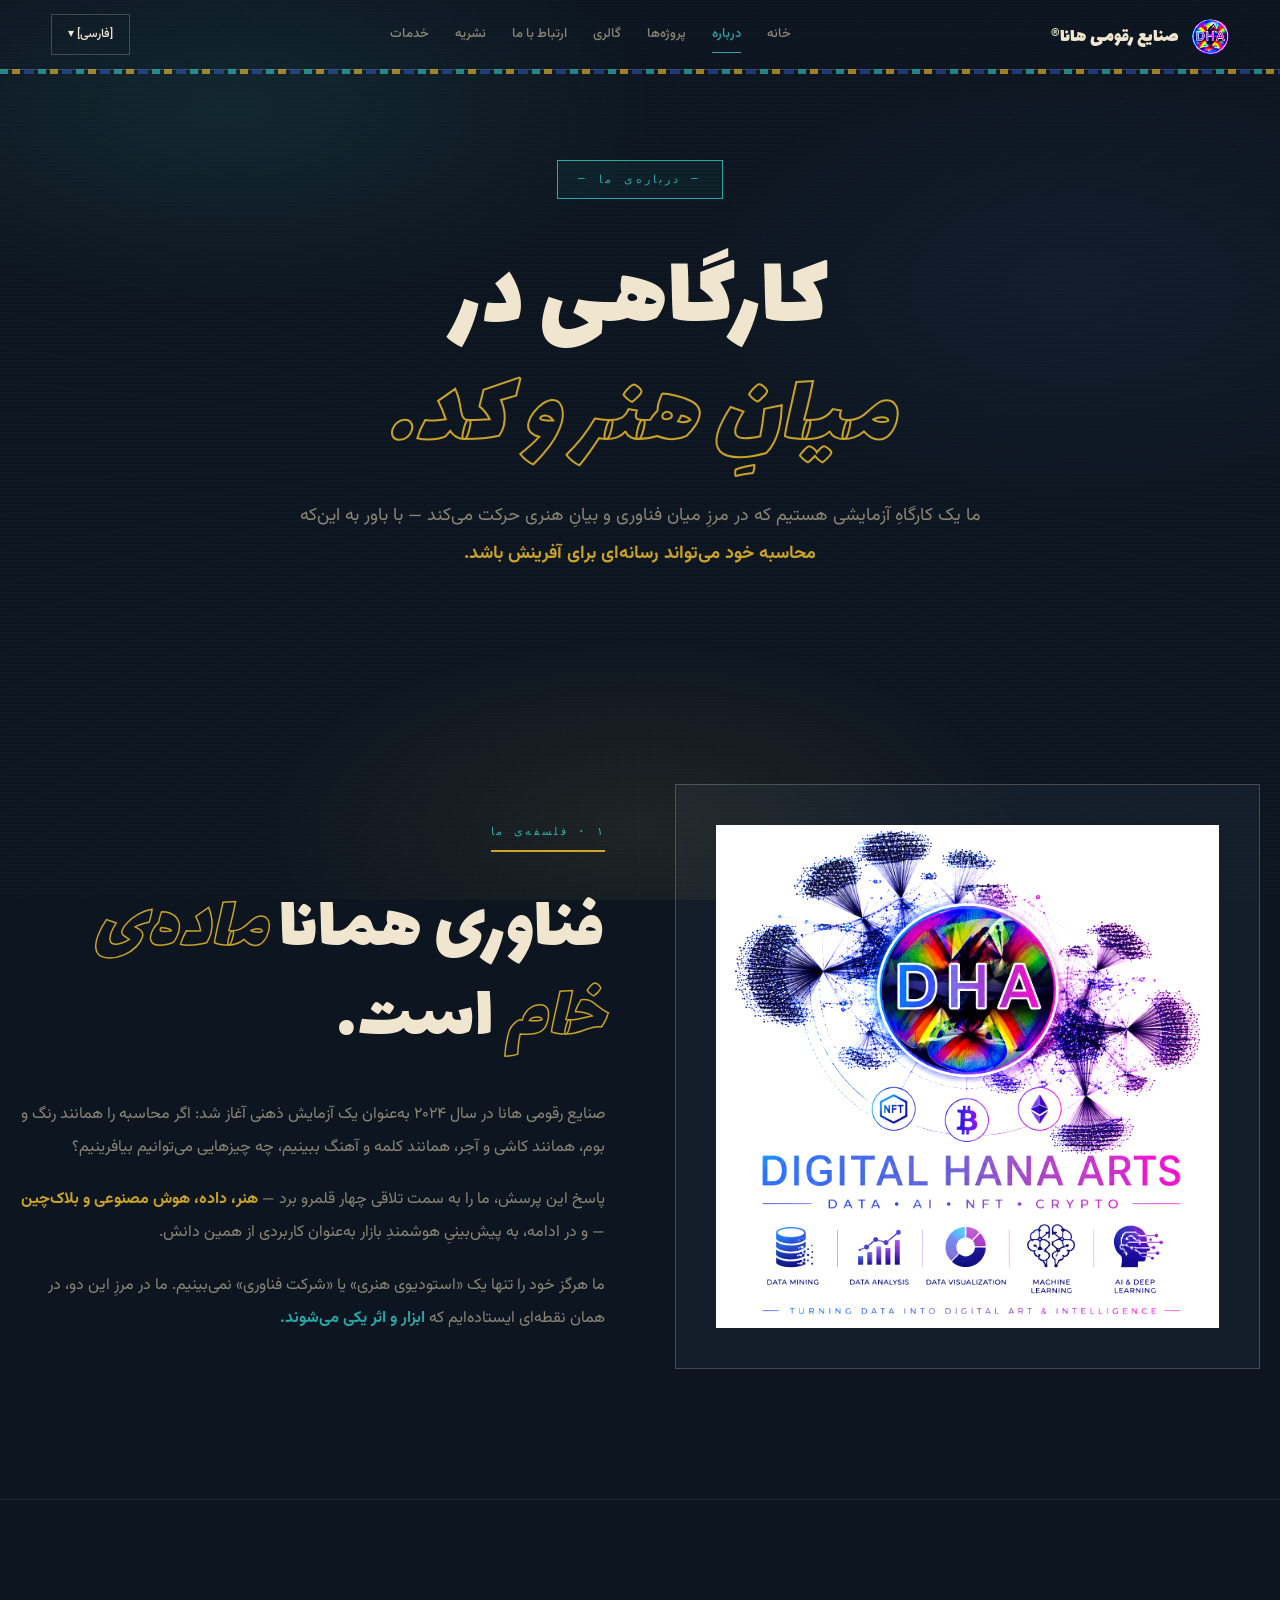
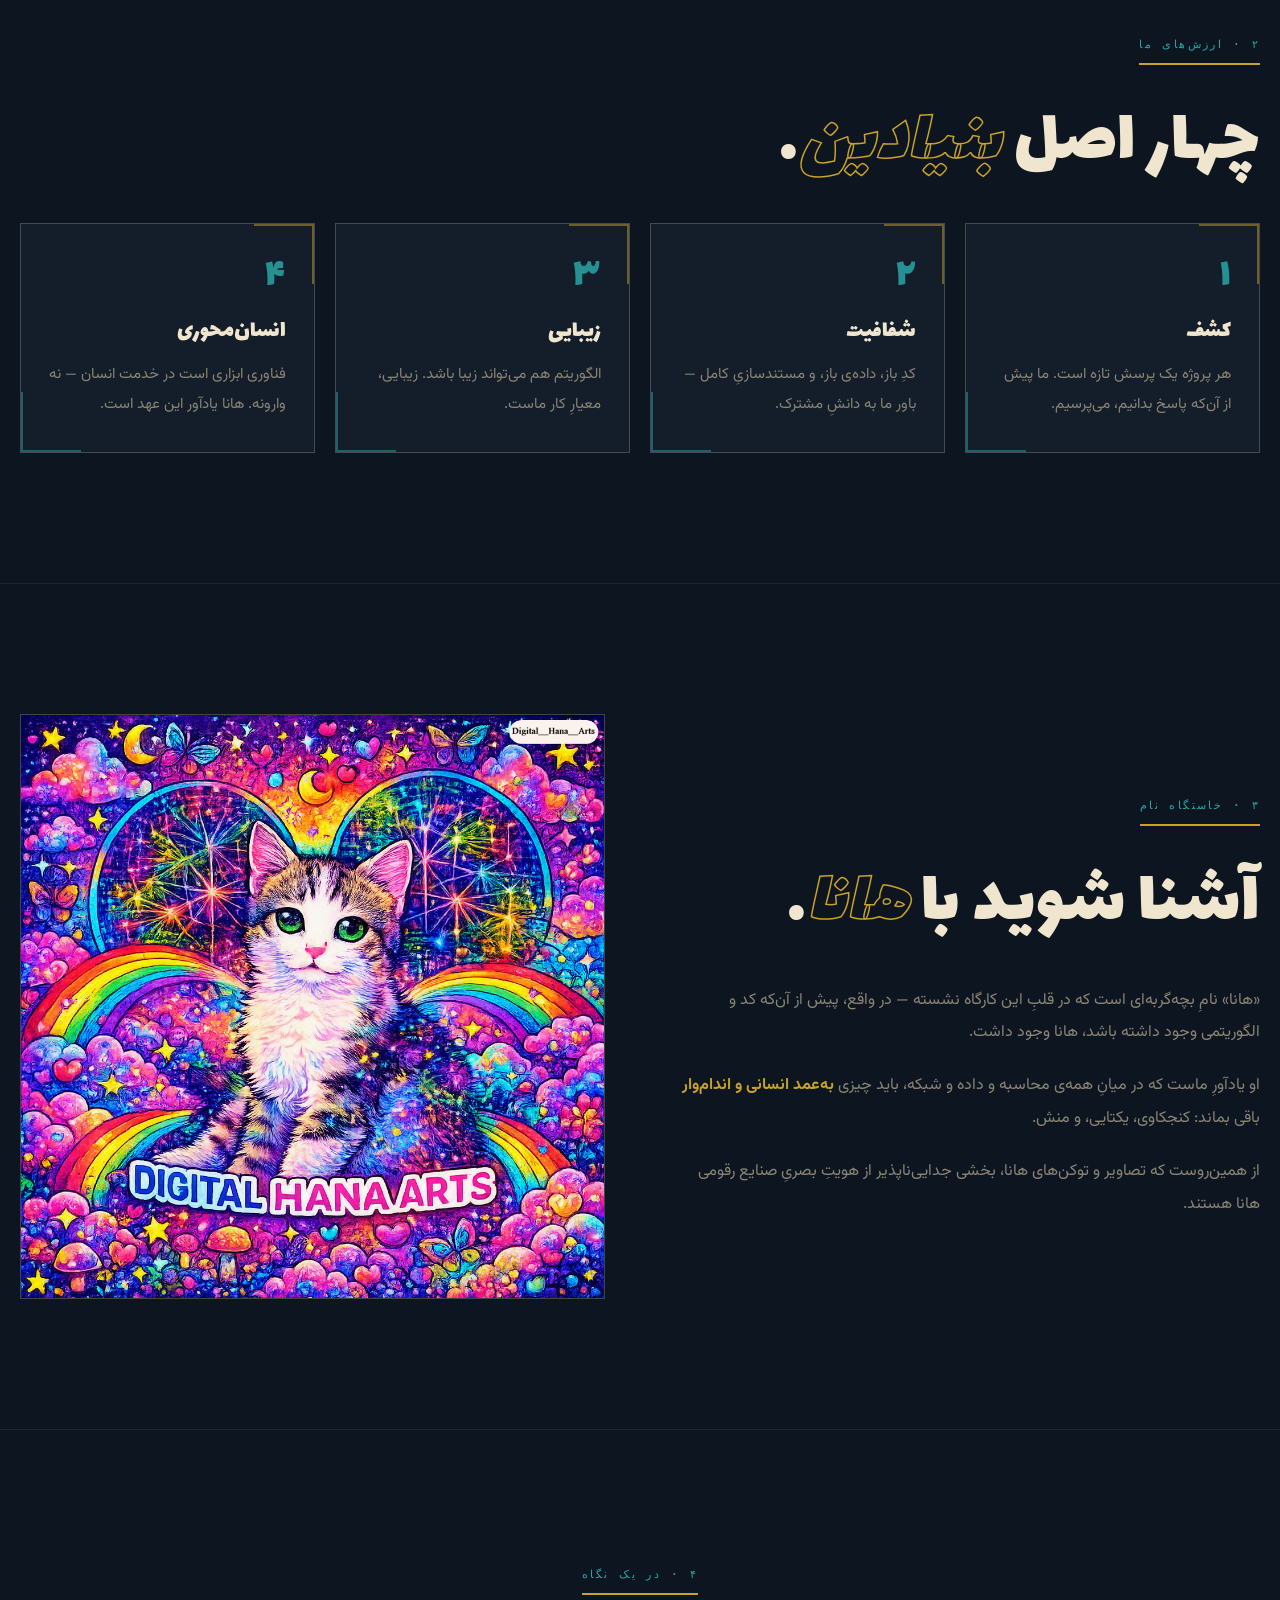
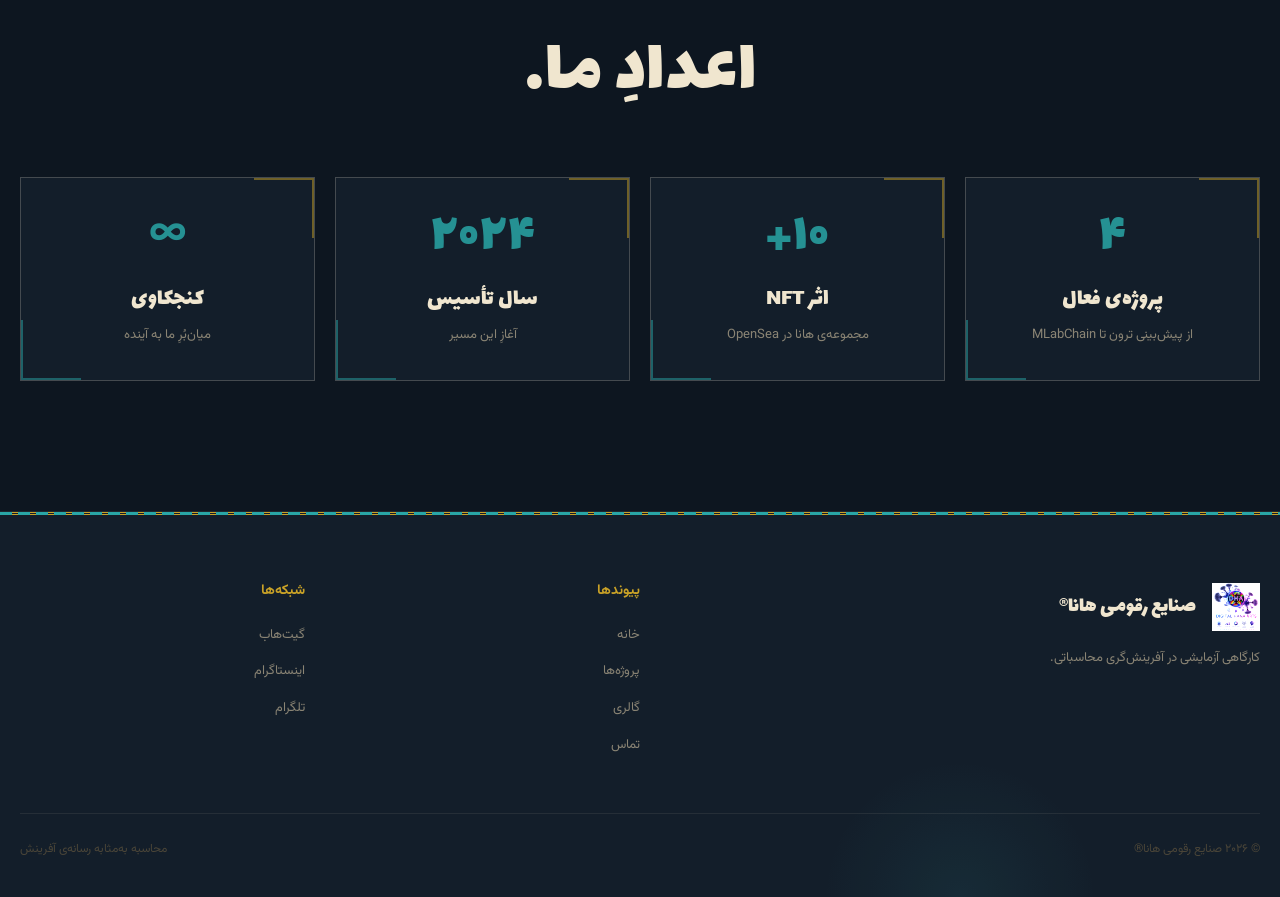
<file: about.html>
<!DOCTYPE html>
<html lang="fa-IR" dir="rtl">
<head>
    <meta charset="UTF-8">
    <meta name="viewport" content="width=device-width, initial-scale=1.0">
    <meta name="description" content="درباره‌ی صنایع رقومی هانا® — استودیوی آفرینش محاسباتی، فلسفه، ارزش‌ها و تیم.">
    <meta name="theme-color" content="#0d1620">
    <title>درباره ما · صنایع رقومی هانا®</title>
    <link rel="icon" type="image/png" href="assets/DHA_logo_h.png">

    <link rel="preconnect" href="https://fonts.googleapis.com">
    <link rel="preconnect" href="https://fonts.gstatic.com" crossorigin>
    <link href="https://fonts.googleapis.com/css2?family=Vazirmatn:wght@300;400;500;600;700;800&family=Estedad:wght@300;400;500;600;700&family=Markazi+Text:wght@400;500;600;700&family=Lalezar&family=Gulzar&family=Noto+Naskh+Arabic:wght@400;500;600;700&family=DM+Mono:wght@300;400;500&display=swap" rel="stylesheet">
    <link rel="stylesheet" href="css/style.css">
</head>
<body id="top">

    <header class="سر-برگ">
        <a href="index.html" class="نشان">
            <img src="assets/DHA_logo_h.png" alt="صنایع رقومی هانا" class="نشان-نگاره">
            <span>صنایع رقومی هانا®</span>
        </a>

        <nav class="پیوندها">
            <a href="index.html">خانه</a>
            <a href="about.html">درباره</a>
            <a href="works.html">پروژه‌ها</a>
            <a href="gallery.html">گالری</a>
            <a href="contact.html">ارتباط با ما</a>
			<a href="blog.html">نشریه</a>
			<a href="services.html">خدمات</a>
        </nav>

        <div style="display:flex; gap:12px; align-items:center;">
            <div class="زبان">
                <input type="checkbox" id="زبان-ورودی" class="زبان-ورودی" aria-label="انتخاب زبان">
                <label for="زبان-ورودی" class="زبان-دکمه">[فارسی] ▾</label>
                <div class="زبان-فهرست">
                    <a href="#" class="زبان-گزینه فعال">[فارسی]</a>
					<a href="https://digitalhanaarts.github.io/dha-per/" class="زبان-گزینه">[Persian]</a>

					<a href="https://digitalhanaarts.github.io/dha/" class="زبان-گزینه">[English]</a>
				
					<a href="https://digitalhanaarts.github.io/dha-cn/" class="زبان-گزینه">[中文]</a>
				
					<a href="https://digitalhanaarts.github.io/dha-ru/" class="زبان-گزینه">[Русский]</a>

					<a href="https://digitalhanaarts.github.io/dha-br/" class="زبان-گزینه">[Português]</a>
				
					<a href="https://digitalhanaarts.github.io/dha-jp/" class="زبان-گزینه">[日本語]</a>

					<a href="https://digitalhanaarts.github.io/dha-ko/" class="زبان-گزینه">[조선어]</a>

					<a href="https://digitalhanaarts.github.io/dha-hi/" class="زبان-گزینه">[हिन्दी]</a>
				
					<a href="https://digitalhanaarts.github.io/it_dha/" class="زبان-گزینه">[Italiano]</a>

					<a href="https://digitalhanaarts.github.io/dha-es/" class="زبان-گزینه">[Español]</a>
					
					<a href="https://digitalhanaarts.github.io/dha_ar/" class="زبان-گزینه">[العربية]</a>
				
					<a href="https://digitalhanaarts.github.io/dha-yi/" class="زبان-گزینه">[ייִדיש]</a>

                </div>
            </div>
            <button class="منو-دکمه" aria-label="منو">☰</button>
        </div>
    </header>

    <div class="پرده-کشو"></div>
    <aside class="کشو">
        <button class="کشو-بستن" aria-label="بستن">×</button>
        <a href="index.html">خانه</a>
        <a href="about.html">درباره ما</a>
        <a href="works.html">پروژه‌ها</a>
        <a href="gallery.html">گالری</a>
        <a href="contact.html">ارتباط با ما</a>
    </aside>

    <main>

        <!-- HERO -->
        <section class="قهرمان" style="min-height:70vh; padding-top:160px;">
            <div class="جام" style="text-align:center;">
                <span class="قهرمان-برچسب">— درباره‌ی ما —</span>
                <h1 style="font-size:clamp(2.4rem,8vw,6.5rem); margin:20px 0;">
                    <span style="display:block; color:var(--لعاب);">کارگاهی در</span>
                    <span style="display:block; color:transparent; -webkit-text-stroke:2px var(--زر); font-style:italic;">میانِ هنر و کد.</span>
                </h1>
                <p style="max-width:720px; margin:0 auto; font-size:18px; line-height:2.1;">
                    ما یک کارگاهِ آزمایشی هستیم که در مرزِ میان فناوری و بیانِ هنری
                    حرکت می‌کند — با باور به این‌که <strong style="color:var(--زر);">محاسبه خود می‌تواند رسانه‌ای برای آفرینش باشد.</strong>
                </p>
            </div>
        </section>

        <!-- STORY -->
        <section class="بخش آشکار">
            <div class="جام">
                <div style="display:grid; grid-template-columns:1fr 1fr; gap:70px; align-items:center;">
                    <div style="position:relative; min-height:520px; border:1px solid var(--کاشی-خط); overflow:hidden; background:var(--شب-۲);">
                        <img src="assets/DHA_logo.png" alt="شبکه‌ی صنایع رقومی هانا" style="width:100%; height:100%; object-fit:contain; padding:40px; filter:brightness(1.1);">
                    </div>
                    <div>
                        <span class="بخش-برچسب">۱ · فلسفه‌ی ما</span>
                        <h2 class="بخش-عنوان">
                            فناوری همانا <span class="سایه">ماده‌ی خام</span> است.
                        </h2>
                        <p style="margin-bottom:20px;">
                            صنایع رقومی هانا در سال ۲۰۲۴ به‌عنوان یک آزمایش ذهنی آغاز شد:
                            اگر محاسبه را همانند رنگ و بوم، همانند کاشی و آجر، همانند کلمه و آهنگ
                            ببینیم، چه چیزهایی می‌توانیم بیافرینیم؟
                        </p>
                        <p style="margin-bottom:20px;">
                            پاسخ این پرسش، ما را به سمت تلاقی چهار قلمرو برد —
                            <strong style="color:var(--زر);">هنر، داده، هوش مصنوعی و بلاک‌چین</strong> —
                            و در ادامه، به پیش‌بینیِ هوشمندِ بازار به‌عنوان کاربردی از همین دانش.
                        </p>
                        <p>
                            ما هرگز خود را تنها یک «استودیوی هنری» یا «شرکت فناوری» نمی‌بینیم.
                            ما در مرزِ این دو، در همان نقطه‌ای ایستاده‌ایم که
                            <strong style="color:var(--فیروزه);">ابزار و اثر یکی می‌شوند.</strong>
                        </p>
                    </div>
                </div>
            </div>
        </section>

        <!-- VALUES -->
        <section class="بخش آشکار">
            <div class="جام">
                <span class="بخش-برچسب">۲ · ارزش‌های ما</span>
                <h2 class="بخش-عنوان">
                    چهار اصل <span class="سایه">بنیادین</span>.
                </h2>

                <div class="کارت-شبکه">
                    <div class="کارت">
                        <div class="کارت-شماره">۱</div>
                        <h3>کشف</h3>
                        <p>هر پروژه یک پرسش تازه است. ما پیش از آن‌که پاسخ بدانیم، می‌پرسیم.</p>
                    </div>
                    <div class="کارت">
                        <div class="کارت-شماره">۲</div>
                        <h3>شفافیت</h3>
                        <p>کدِ باز، داده‌ی باز، و مستندسازیِ کامل — باور ما به دانشِ مشترک.</p>
                    </div>
                    <div class="کارت">
                        <div class="کارت-شماره">۳</div>
                        <h3>زیبایی</h3>
                        <p>الگوریتم هم می‌تواند زیبا باشد. زیبایی، معیارِ کار ماست.</p>
                    </div>
                    <div class="کارت">
                        <div class="کارت-شماره">۴</div>
                        <h3>انسان‌محوری</h3>
                        <p>فناوری ابزاری است در خدمت انسان — نه وارونه. هانا یادآور این عهد است.</p>
                    </div>
                </div>
            </div>
        </section>

        <!-- HANA STORY -->
        <section class="بخش آشکار">
            <div class="جام">
                <div style="display:grid; grid-template-columns:1fr 1fr; gap:70px; align-items:center;">
                    <div>
                        <span class="بخش-برچسب">۳ · خاستگاه نام</span>
                        <h2 class="بخش-عنوان">
                            آشنا شوید با <span class="سایه">هانا</span>.
                        </h2>
                        <p style="margin-bottom:20px;">
                            «هانا» نامِ بچه‌گربه‌ای است که در قلبِ این کارگاه نشسته —
                            در واقع، پیش از آن‌که کد و الگوریتمی وجود داشته باشد،
                            هانا وجود داشت.
                        </p>
                        <p style="margin-bottom:20px;">
                            او یادآورِ ماست که در میانِ همه‌ی محاسبه و داده و شبکه،
                            باید چیزی <strong style="color:var(--زر);">به‌عمد انسانی و اندام‌وار</strong>
                            باقی بماند: کنجکاوی، یکتایی، و منش.
                        </p>
                        <p>
                            از همین‌روست که تصاویر و توکن‌های هانا، بخشی جدایی‌ناپذیر
                            از هویتِ بصریِ صنایع رقومی هانا هستند.
                        </p>
                    </div>
                    <div style="position:relative; min-height:520px; border:1px solid var(--کاشی-خط); overflow:hidden;">
                        <img src="assets/Hana_the_kitten.jpeg" alt="هانا" style="width:100%; height:100%; object-fit:cover;">
                    </div>
                </div>
            </div>
        </section>

        <!-- STATS -->
        <section class="بخش آشکار" style="text-align:center;">
            <div class="جام">
                <span class="بخش-برچسب">۴ · در یک نگاه</span>
                <h2 class="بخش-عنوان">اعدادِ ما.</h2>

                <div style="display:grid; grid-template-columns:repeat(auto-fit,minmax(180px,1fr)); gap:20px; margin-top:60px;">
                    <div class="کارت" style="text-align:center;">
                        <div class="کارت-شماره" style="font-size:56px;">۴</div>
                        <h3 style="margin-bottom:8px;">پروژه‌ی فعال</h3>
                        <p style="font-size:13px;">از پیش‌بینی ترون تا MLabChain</p>
                    </div>
                    <div class="کارت" style="text-align:center;">
                        <div class="کارت-شماره" style="font-size:56px;">۱۰+</div>
                        <h3 style="margin-bottom:8px;">اثر NFT</h3>
                        <p style="font-size:13px;">مجموعه‌ی هانا در OpenSea</p>
                    </div>
                    <div class="کارت" style="text-align:center;">
                        <div class="کارت-شماره" style="font-size:56px;">۲۰۲۴</div>
                        <h3 style="margin-bottom:8px;">سال تأسیس</h3>
                        <p style="font-size:13px;">آغازِ این مسیر</p>
                    </div>
                    <div class="کارت" style="text-align:center;">
                        <div class="کارت-شماره" style="font-size:56px;">∞</div>
                        <h3 style="margin-bottom:8px;">کنجکاوی</h3>
                        <p style="font-size:13px;">میان‌بُرِ ما به آینده</p>
                    </div>
                </div>
            </div>
        </section>

    </main>

    <footer class="پا-برگ">
        <div class="جام">
            <div class="پا-شبکه">
                <div>
                    <div class="پا-نشان">
                        <img src="assets/DHA_logo.png" alt="صنایع رقومی هانا" class="پا-نگاره">
                        <span>صنایع رقومی هانا®</span>
                    </div>
                    <p class="پا-زیرنویس">کارگاهی آزمایشی در آفرینش‌گری محاسباتی.</p>
                </div>
                <div class="پا-ستون">
                    <h4>پیوندها</h4>
                    <a href="index.html">خانه</a>
                    <a href="works.html">پروژه‌ها</a>
                    <a href="gallery.html">گالری</a>
                    <a href="contact.html">تماس</a>
                </div>
                <div class="پا-ستون">
                    <h4>شبکه‌ها</h4>
                    <a href="https://github.com/DigitalHanaArts" target="_blank" rel="noopener">گیت‌هاب</a>
                    <a href="http://instagram.com/hana.bavarchi" target="_blank" rel="noopener">اینستاگرام</a>
                    <a href="https://t.me/DIGITALHANAARTS2" target="_blank" rel="noopener">تلگرام</a>
                </div>
            </div>
            <div class="حقوق">
                <span>© ۲۰۲۶ صنایع رقومی هانا®</span>
                <span>محاسبه به‌مثابه رسانه‌ی آفرینش</span>
            </div>
        </div>
    </footer>

    <script src="js/main.js"></script>
</body>
</html>
</file>
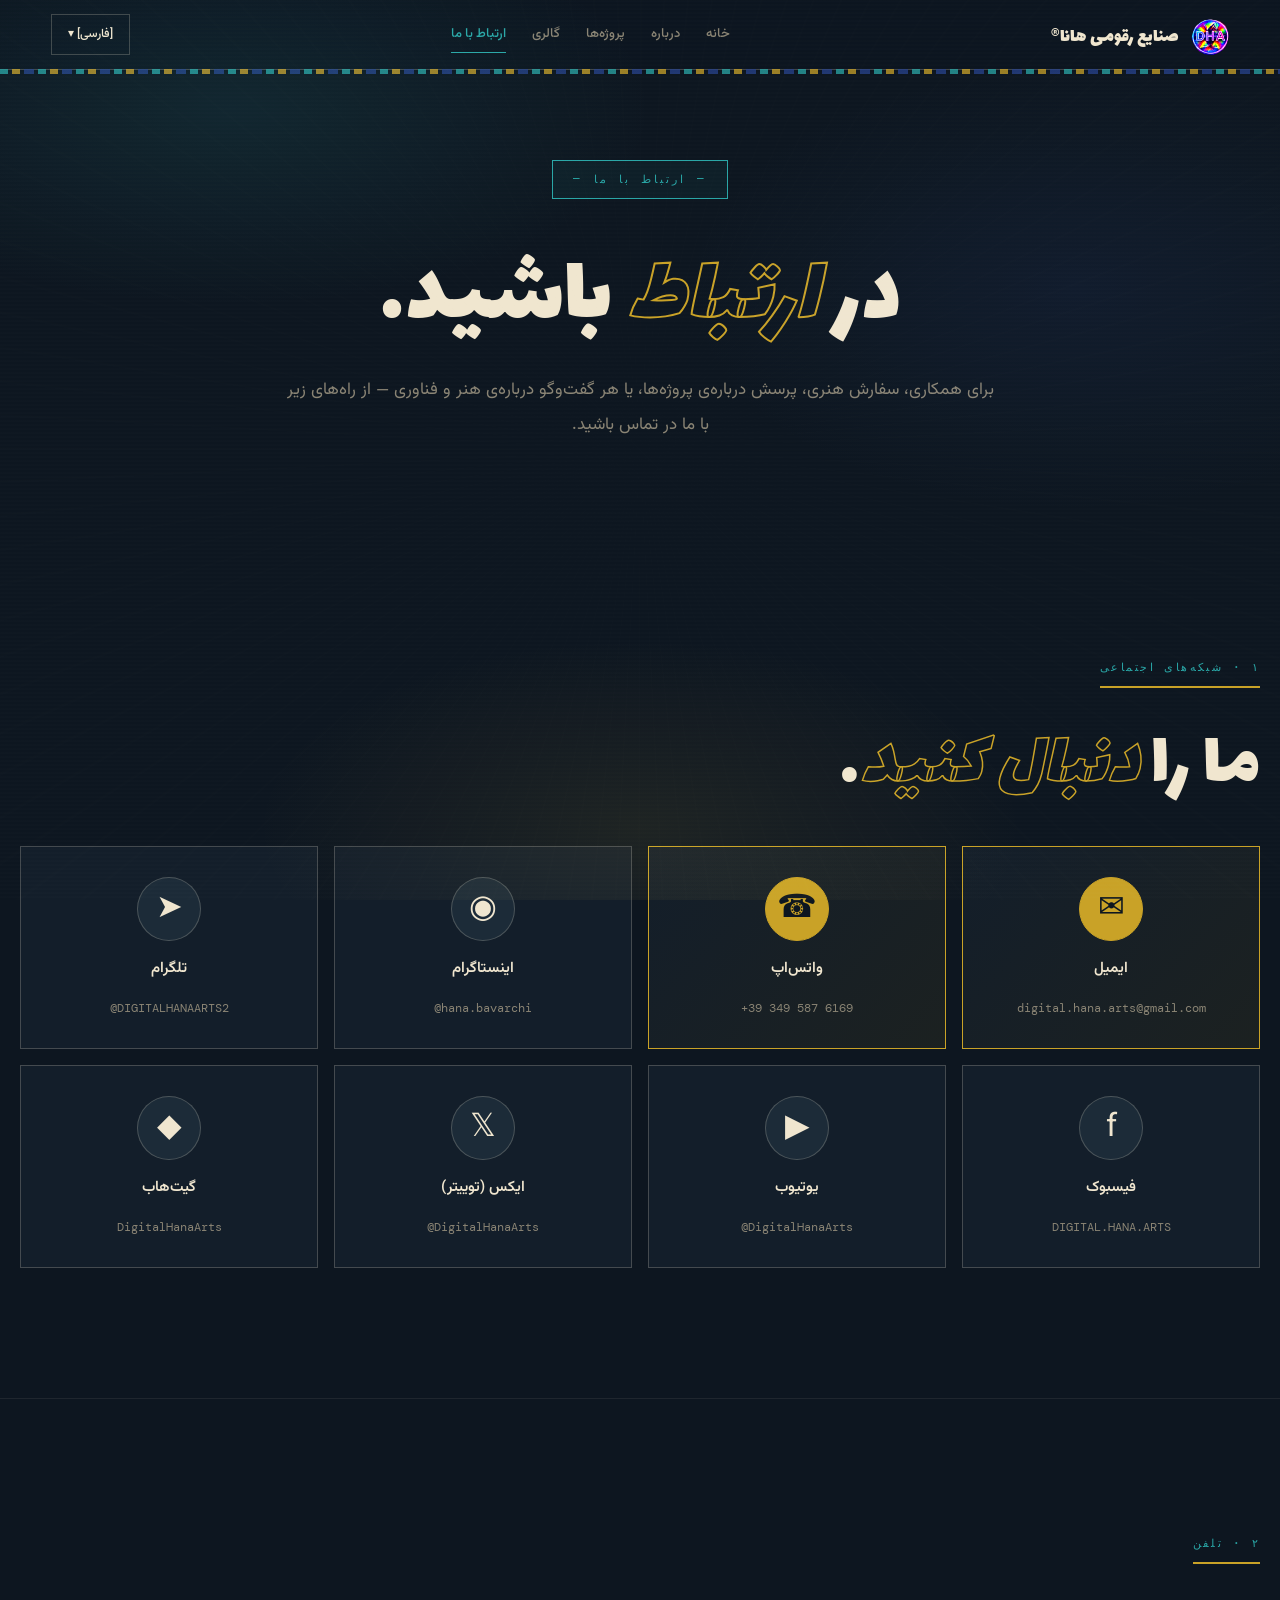
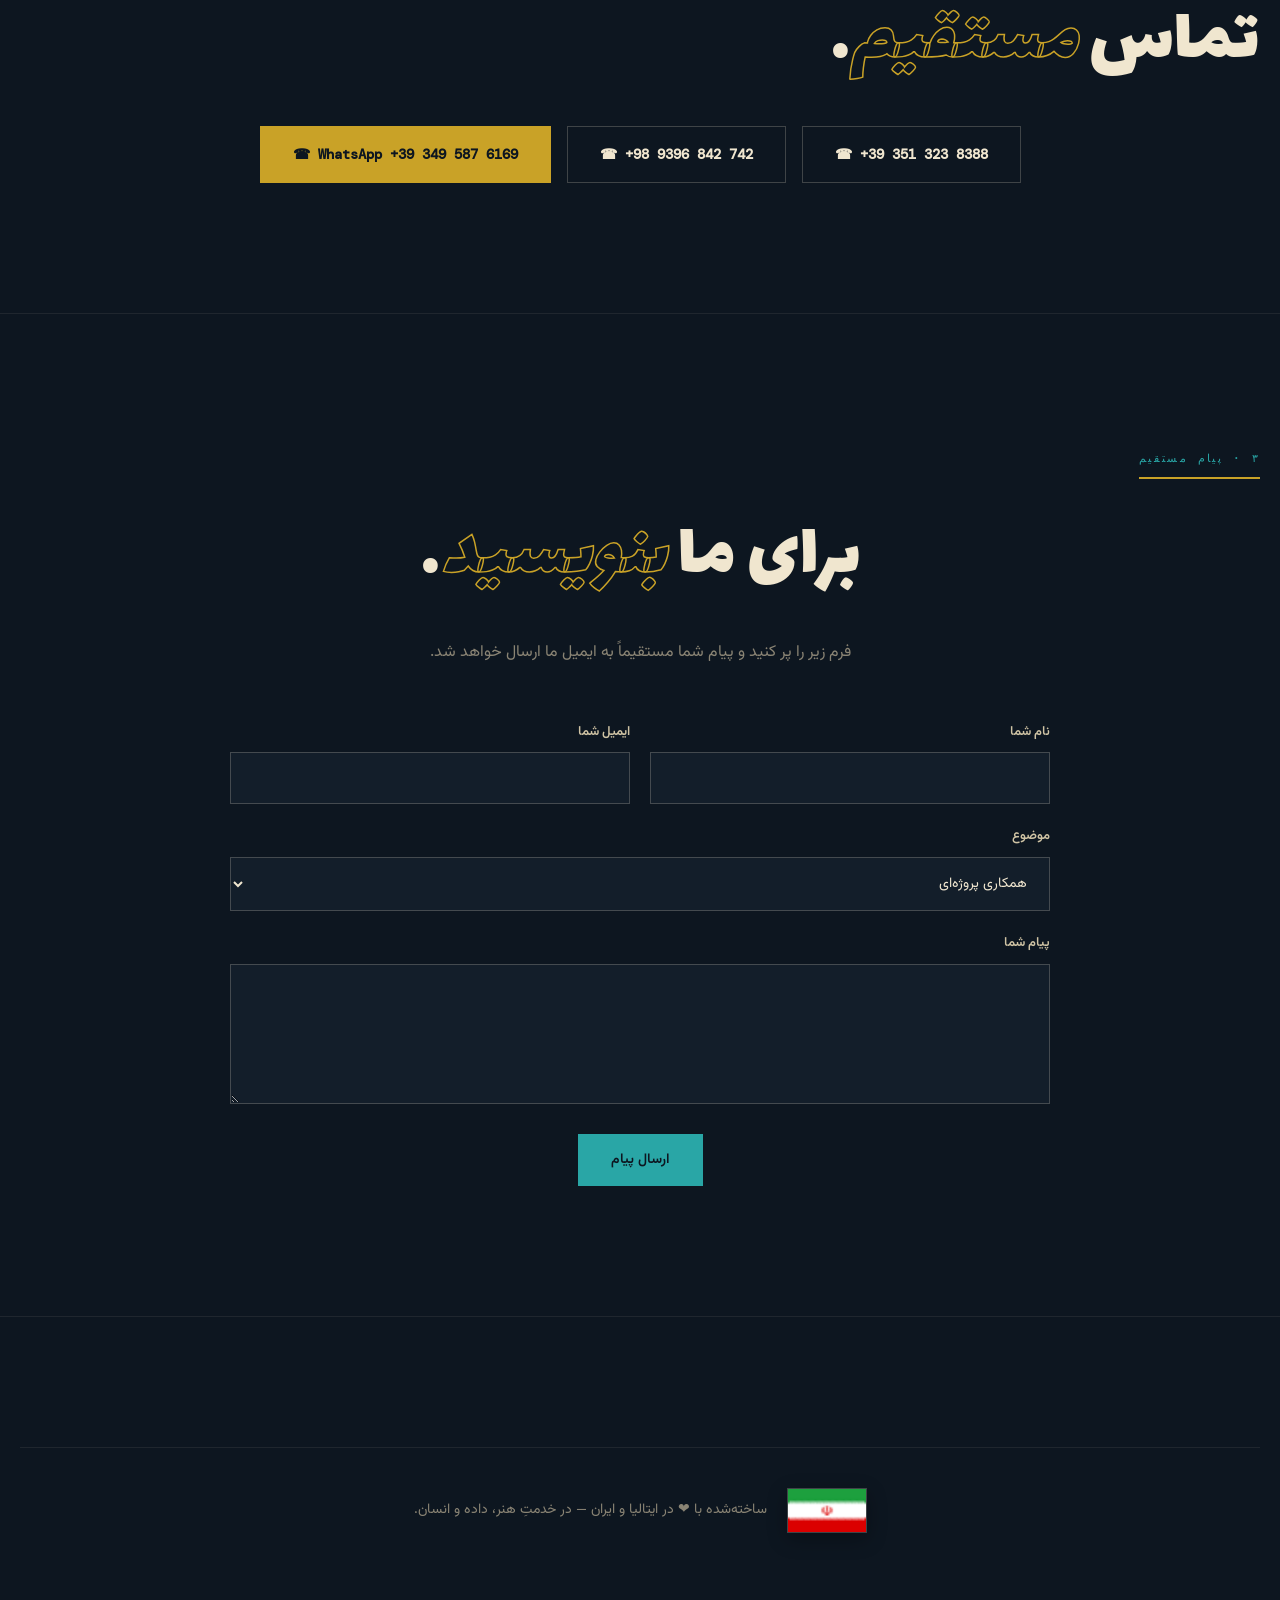
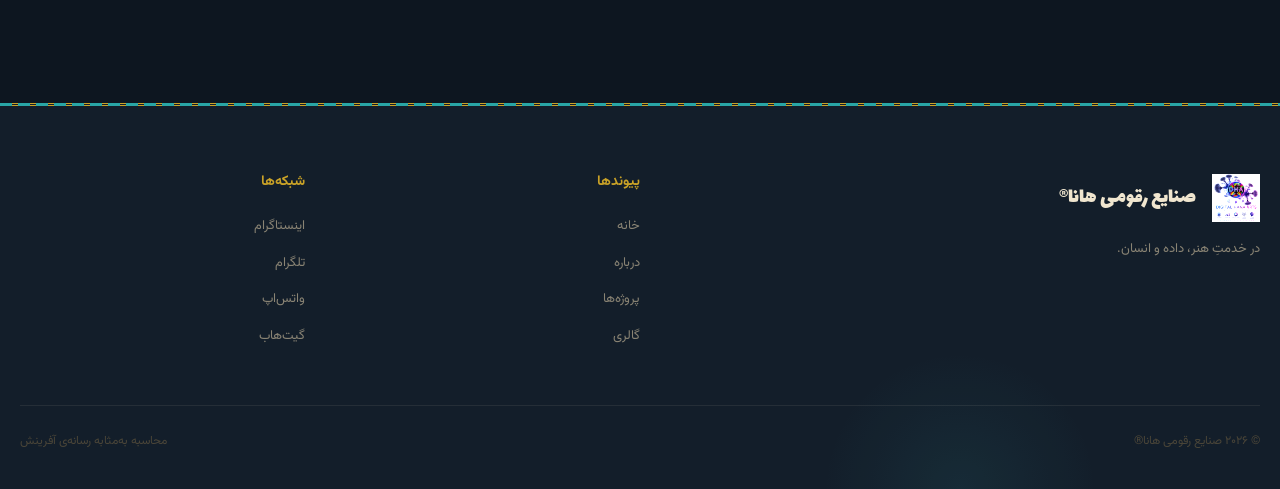
<file: contact.html>
<!DOCTYPE html>
<html lang="fa-IR" dir="rtl">
<head>
    <meta charset="UTF-8">
    <meta name="viewport" content="width=device-width, initial-scale=1.0">
    <meta name="description" content="ارتباط با صنایع رقومی هانا® — ایمیل، تلفن، واتس‌اپ و شبکه‌های اجتماعی.">
    <meta name="theme-color" content="#0d1620">
    <title>ارتباط با ما · صنایع رقومی هانا®</title>
    <link rel="icon" type="image/png" href="assets/DHA_logo_h.png">

    <link rel="preconnect" href="https://fonts.googleapis.com">
    <link rel="preconnect" href="https://fonts.gstatic.com" crossorigin>
    <link href="https://fonts.googleapis.com/css2?family=Vazirmatn:wght@300;400;500;600;700;800&family=Estedad:wght@300;400;500;600;700&family=Markazi+Text:wght@400;500;600;700&family=Lalezar&family=DM+Mono:wght@300;400;500&display=swap" rel="stylesheet">
    <link rel="stylesheet" href="css/style.css">

    <style>
        /* Form styles specific to this page */
        .فرم {
            display: grid;
            grid-template-columns: 1fr 1fr;
            gap: 20px;
            max-width: 820px;
            margin: 0 auto;
        }

        .فیلد-کامل { grid-column: 1 / -1; }

        .فیلد {
            display: flex;
            flex-direction: column;
            gap: 8px;
        }

        .فیلد label {
            font-family: "Vazirmatn", sans-serif;
            font-size: 13px;
            font-weight: 600;
            color: var(--لعاب-۲);
        }

        .فیلد input,
        .فیلد textarea,
        .فیلد select {
            padding: 14px 18px;
            background: var(--شب-۲);
            border: 1px solid var(--کاشی-خط);
            color: var(--لعاب);
            font-family: "Vazirmatn", sans-serif;
            font-size: 14px;
            transition: all var(--گذر);
            direction: rtl;
        }

        .فیلد input:focus,
        .فیلد textarea:focus,
        .فیلد select:focus {
            outline: none;
            border-color: var(--فیروزه);
            box-shadow: 0 0 0 3px rgba(41,166,166,.15);
        }

        .فیلد textarea {
            resize: vertical;
            min-height: 140px;
            grid-column: 1 / -1;
            font-family: "Vazirmatn", sans-serif;
        }

        .فرم-ارسال {
            grid-column: 1 / -1;
            display: flex;
            justify-content: center;
            margin-top: 10px;
        }

        @media (max-width: 700px) {
            .فرم { grid-template-columns: 1fr; }
        }

        .پیام-موفق {
            grid-column: 1 / -1;
            padding: 20px;
            background: rgba(41,166,166,.1);
            border: 1px solid var(--فیروزه);
            color: var(--لعاب);
            text-align: center;
            display: none;
            animation: نبض-زر 3s ease-in-out;
        }

        .پیام-موفق.نمایان { display: block; }
    </style>
</head>
<body id="top">

    <header class="سر-برگ">
        <a href="index.html" class="نشان">
            <img src="assets/DHA_logo_h.png" alt="صنایع رقومی هانا" class="نشان-نگاره">
            <span>صنایع رقومی هانا®</span>
        </a>
        <nav class="پیوندها">
            <a href="index.html">خانه</a>
            <a href="about.html">درباره</a>
            <a href="works.html">پروژه‌ها</a>
            <a href="gallery.html">گالری</a>
            <a href="contact.html">ارتباط با ما</a>
        </nav>
        <div style="display:flex; gap:12px; align-items:center;">
            <div class="زبان">
                <input type="checkbox" id="زبان-ورودی" class="زبان-ورودی">
                <label for="زبان-ورودی" class="زبان-دکمه">[فارسی] ▾</label>
                <div class="زبان-فهرست">
                    <a href="#" class="زبان-گزینه فعال">[فارسی]</a>
					<a href="https://digitalhanaarts.github.io/dha-per/" class="زبان-گزینه">[Persian]</a>

					<a href="https://digitalhanaarts.github.io/dha/" class="زبان-گزینه">[English]</a>
				
					<a href="https://digitalhanaarts.github.io/dha-cn/" class="زبان-گزینه">[中文]</a>
				
					<a href="https://digitalhanaarts.github.io/dha-ru/" class="زبان-گزینه">[Русский]</a>

					<a href="https://digitalhanaarts.github.io/dha-br/" class="زبان-گزینه">[Português]</a>
				
					<a href="https://digitalhanaarts.github.io/dha-jp/" class="زبان-گزینه">[日本語]</a>

					<a href="https://digitalhanaarts.github.io/dha-ko/" class="زبان-گزینه">[조선어]</a>

					<a href="https://digitalhanaarts.github.io/dha-hi/" class="زبان-گزینه">[हिन्दी]</a>
				
					<a href="https://digitalhanaarts.github.io/it_dha/" class="زبان-گزینه">[Italiano]</a>

					<a href="https://digitalhanaarts.github.io/dha-es/" class="زبان-گزینه">[Español]</a>
					
					<a href="https://digitalhanaarts.github.io/dha_ar/" class="زبان-گزینه">[العربية]</a>
				
					<a href="https://digitalhanaarts.github.io/dha-yi/" class="زبان-گزینه">[ייִדיש]</a>
                </div>
            </div>
            <button class="منو-دکمه" aria-label="منو">☰</button>
        </div>
    </header>

    <div class="پرده-کشو"></div>
    <aside class="کشو">
        <button class="کشو-بستن" aria-label="بستن">×</button>
        <a href="index.html">خانه</a>
        <a href="about.html">درباره ما</a>
        <a href="works.html">پروژه‌ها</a>
        <a href="gallery.html">گالری</a>
        <a href="contact.html">ارتباط با ما</a>
		<a href="blog.html">نشریه</a>
		<a href="services.html">خدمات</a>
    </aside>

    <main>

        <section class="قهرمان" style="min-height:50vh; padding-top:160px;">
            <div class="جام" style="text-align:center;">
                <span class="قهرمان-برچسب">— ارتباط با ما —</span>
                <h1 style="font-size:clamp(2.4rem,8vw,6rem); margin:20px 0;">
                    <span style="display:block;">در <span style="color:transparent; -webkit-text-stroke:2px var(--زر); font-style:italic;">ارتباط</span> باشید.</span>
                </h1>
                <p style="max-width:720px; margin:0 auto; font-size:17px;">
                    برای همکاری، سفارش هنری، پرسش درباره‌ی پروژه‌ها، یا هر گفت‌وگو
                    درباره‌ی هنر و فناوری — از راه‌های زیر با ما در تماس باشید.
                </p>
            </div>
        </section>

        <!-- SOCIAL CARDS -->
        <section class="بخش آشکار">
            <div class="جام">
                <span class="بخش-برچسب">۱ · شبکه‌های اجتماعی</span>
                <h2 class="بخش-عنوان">ما را <span class="سایه">دنبال کنید</span>.</h2>

                <div class="تماس-شبکه">
                    <a href="mailto:digital.hana.arts@gmail.com" class="تماس-کارت زرین">
                        <div class="تماس-نماد">✉</div>
                        <div class="تماس-نام">ایمیل</div>
                        <div class="تماس-مقدار">digital.hana.arts@gmail.com</div>
                    </a>

                    <a href="https://wa.me/393495876169" target="_blank" rel="noopener" class="تماس-کارت زرین">
                        <div class="تماس-نماد">☎</div>
                        <div class="تماس-نام">واتس‌اپ</div>
                        <div class="تماس-مقدار">+39 349 587 6169</div>
                    </a>

                    <a href="http://instagram.com/hana.bavarchi" target="_blank" rel="noopener" class="تماس-کارت">
                        <div class="تماس-نماد">◉</div>
                        <div class="تماس-نام">اینستاگرام</div>
                        <div class="تماس-مقدار">@hana.bavarchi</div>
                    </a>

                    <a href="https://t.me/DIGITALHANAARTS2" target="_blank" rel="noopener" class="تماس-کارت">
                        <div class="تماس-نماد">➤</div>
                        <div class="تماس-نام">تلگرام</div>
                        <div class="تماس-مقدار">@DIGITALHANAARTS2</div>
                    </a>

                    <a href="https://www.facebook.com/DIGITAL.HANA.ARTS" target="_blank" rel="noopener" class="تماس-کارت">
                        <div class="تماس-نماد">f</div>
                        <div class="تماس-نام">فیسبوک</div>
                        <div class="تماس-مقدار">DIGITAL.HANA.ARTS</div>
                    </a>

                    <a href="https://www.youtube.com/@DigitalHanaArts" target="_blank" rel="noopener" class="تماس-کارت">
                        <div class="تماس-نماد">▶</div>
                        <div class="تماس-نام">یوتیوب</div>
                        <div class="تماس-مقدار">@DigitalHanaArts</div>
                    </a>

                    <a href="https://x.com/DigitalHanaArts" target="_blank" rel="noopener" class="تماس-کارت">
                        <div class="تماس-نماد">𝕏</div>
                        <div class="تماس-نام">ایکس (توییتر)</div>
                        <div class="تماس-مقدار">@DigitalHanaArts</div>
                    </a>

                    <a href="https://github.com/DigitalHanaArts" target="_blank" rel="noopener" class="تماس-کارت">
                        <div class="تماس-نماد">◆</div>
                        <div class="تماس-نام">گیت‌هاب</div>
                        <div class="تماس-مقدار">DigitalHanaArts</div>
                    </a>
                </div>
            </div>
        </section>

        <!-- PHONE NUMBERS -->
        <section class="بخش آشکار">
            <div class="جام">
                <span class="بخش-برچسب">۲ · تلفن</span>
                <h2 class="بخش-عنوان">تماس <span class="سایه">مستقیم</span>.</h2>

                <div style="display:flex; flex-wrap:wrap; gap:16px; justify-content:center; margin-top:40px;">
                    <a href="tel:+393513238388" class="دکمه" style="direction:ltr; font-family:'DM Mono',monospace;">
                        ☎ +39 351 323 8388
                    </a>
                    <a href="tel:+989396842742" class="دکمه" style="direction:ltr; font-family:'DM Mono',monospace;">
                        ☎ +98 9396 842 742
                    </a>
                    <a href="https://wa.me/393495876169" target="_blank" rel="noopener" class="دکمه دکمه-زرین" style="direction:ltr; font-family:'DM Mono',monospace;">
                        ☎ WhatsApp +39 349 587 6169
                    </a>
                </div>
            </div>
        </section>

        <!-- FORM -->
        <section class="بخش آشکار">
            <div class="جام">
                <span class="بخش-برچسب">۳ · پیام مستقیم</span>
                <h2 class="بخش-عنوان" style="text-align:center;">برای ما <span class="سایه">بنویسید</span>.</h2>
                <p style="text-align:center; max-width:600px; margin:0 auto 50px; font-size:16px;">
                    فرم زیر را پر کنید و پیام شما مستقیماً به ایمیل ما ارسال خواهد شد.
                </p>

                <form class="فرم" action="mailto:digital.hana.arts@gmail.com" method="post" enctype="text/plain">
                    <div class="فیلد">
                        <label for="نام">نام شما</label>
                        <input type="text" id="نام" name="نام" required>
                    </div>

                    <div class="فیلد">
                        <label for="ایمیل">ایمیل شما</label>
                        <input type="email" id="ایمیل" name="ایمیل" required>
                    </div>

                    <div class="فیلد فیلد-کامل">
                        <label for="موضوع">موضوع</label>
                        <select id="موضوع" name="موضوع">
                            <option>همکاری پروژه‌ای</option>
                            <option>سفارش هنری</option>
                            <option>پرسش درباره‌ی یک پروژه</option>
                            <option>سایر</option>
                        </select>
                    </div>

                    <div class="فیلد فیلد-کامل">
                        <label for="پیام">پیام شما</label>
                        <textarea id="پیام" name="پیام" required></textarea>
                    </div>

                    <div class="فرم-ارسال">
                        <button type="submit" class="دکمه دکمه-اصلی">ارسال پیام</button>
                    </div>

                    <div class="پیام-موفق">
                        ✓ پیام شما آماده‌ی ارسال است. سپاس از تماس شما!
                    </div>
                </form>
            </div>
        </section>

        <!-- IRAN FLAG BANNER -->
        <section class="بخش آشکار" style="text-align:center; border-bottom:none;">
            <div class="جام">
                <div style="display:flex; align-items:center; justify-content:center; gap:20px; flex-wrap:wrap; padding:40px 0; border-top:1px solid var(--کاشی-خط-نازک);">
                    <img src="assets/Flag_of_Iran_(official).png" alt="پرچم ایران" style="width:80px; border:1px solid var(--کاشی-خط); box-shadow:0 6px 20px rgba(0,0,0,.3);">
                    <span style="font-family:'Vazirmatn',sans-serif; font-size:14px; color:var(--گرد);">
                        ساخته‌شده با ❤ در ایتالیا و ایران — در خدمتِ هنر، داده و انسان.
                    </span>
                </div>
            </div>
        </section>

    </main>

    <footer class="پا-برگ">
        <div class="جام">
            <div class="پا-شبکه">
                <div>
                    <div class="پا-نشان">
                        <img src="assets/DHA_logo.png" alt="صنایع رقومی هانا" class="پا-نگاره">
                        <span>صنایع رقومی هانا®</span>
                    </div>
                    <p class="پا-زیرنویس">در خدمتِ هنر، داده و انسان.</p>
                </div>
                <div class="پا-ستون">
                    <h4>پیوندها</h4>
                    <a href="index.html">خانه</a>
                    <a href="about.html">درباره</a>
                    <a href="works.html">پروژه‌ها</a>
                    <a href="gallery.html">گالری</a>
                </div>
                <div class="پا-ستون">
                    <h4>شبکه‌ها</h4>
                    <a href="http://instagram.com/hana.bavarchi" target="_blank" rel="noopener">اینستاگرام</a>
                    <a href="https://t.me/DIGITALHANAARTS2" target="_blank" rel="noopener">تلگرام</a>
                    <a href="https://wa.me/393495876169" target="_blank" rel="noopener">واتس‌اپ</a>
                    <a href="https://github.com/DigitalHanaArts" target="_blank" rel="noopener">گیت‌هاب</a>
                </div>
            </div>
            <div class="حقوق">
                <span>© ۲۰۲۶ صنایع رقومی هانا®</span>
                <span>محاسبه به‌مثابه رسانه‌ی آفرینش</span>
            </div>
        </div>
    </footer>

    <script src="js/main.js"></script>
    <script>
        // Simple form success message
        document.querySelector('.فرم')?.addEventListener('submit', function() {
            const پیام = document.querySelector('.پیام-موفق');
            if (پیام) پیام.classList.add('نمایان');
        });
    </script>
</body>
</html>
</file>
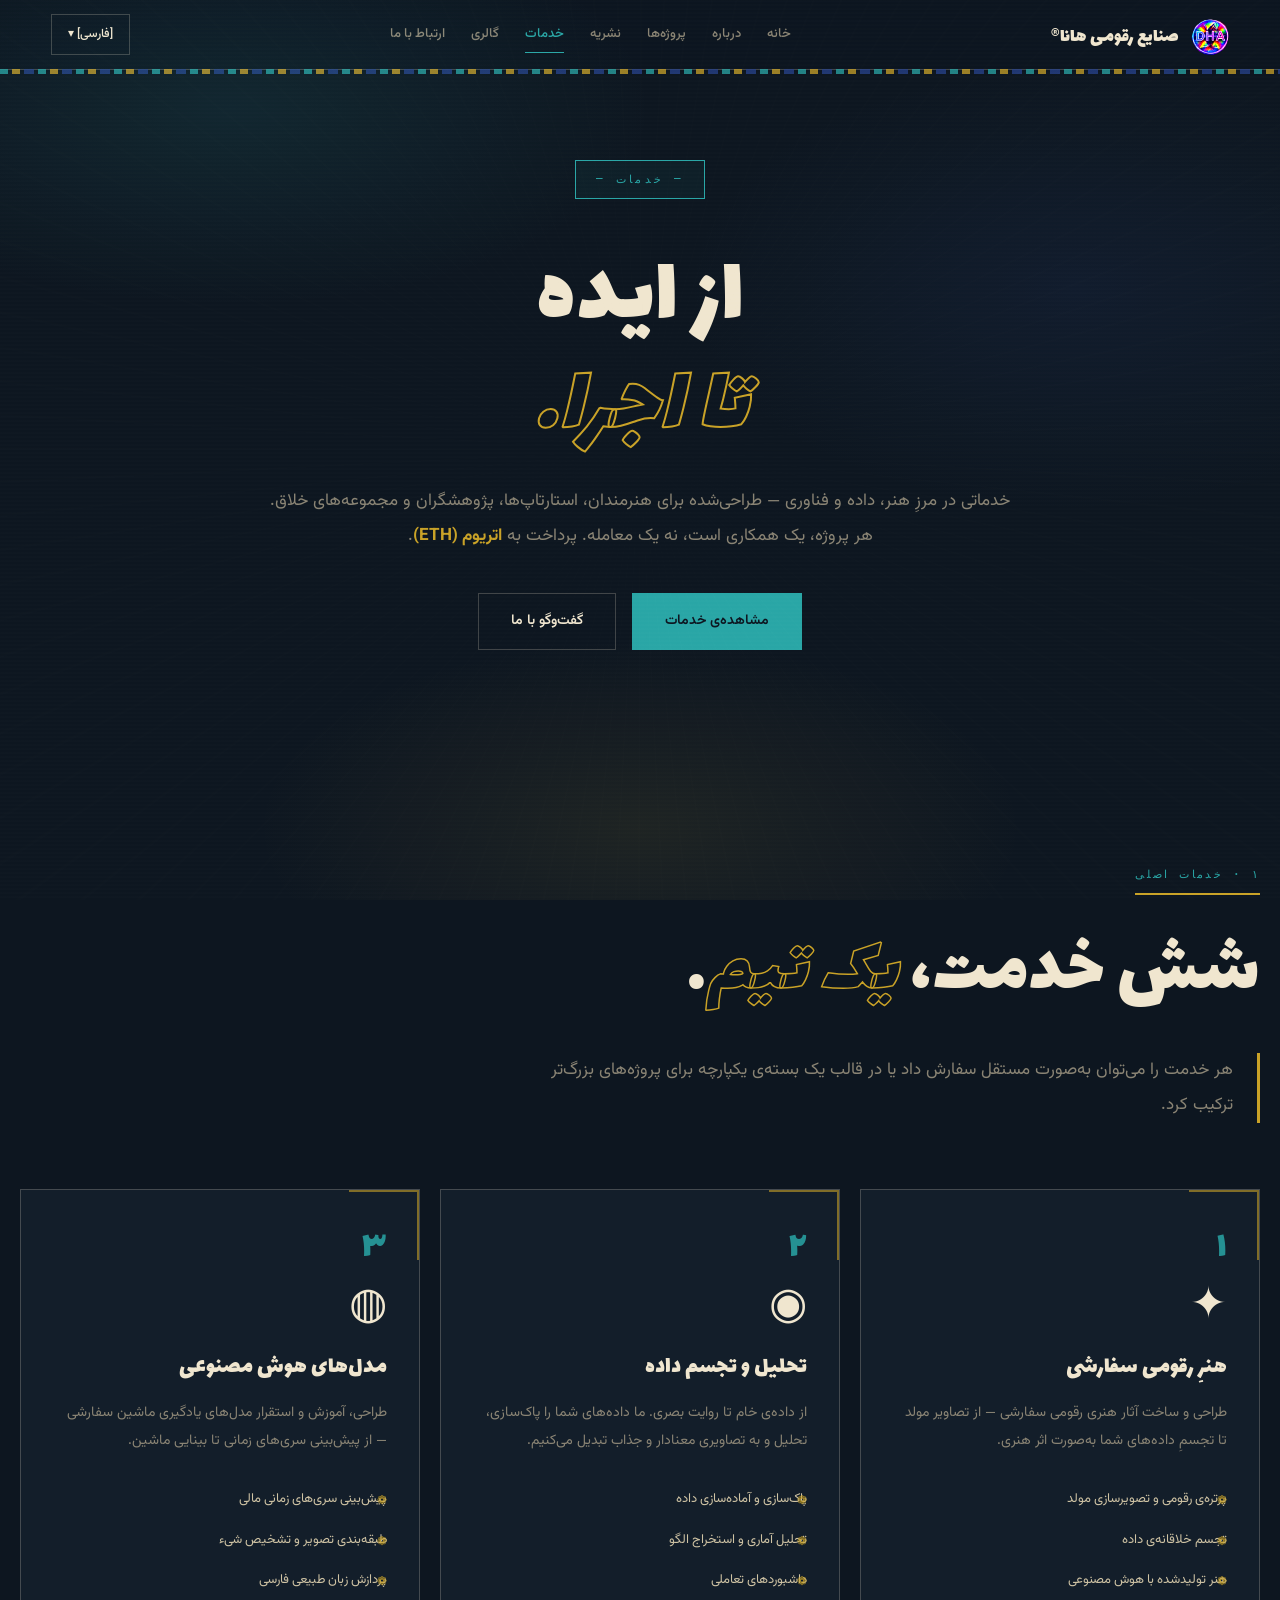
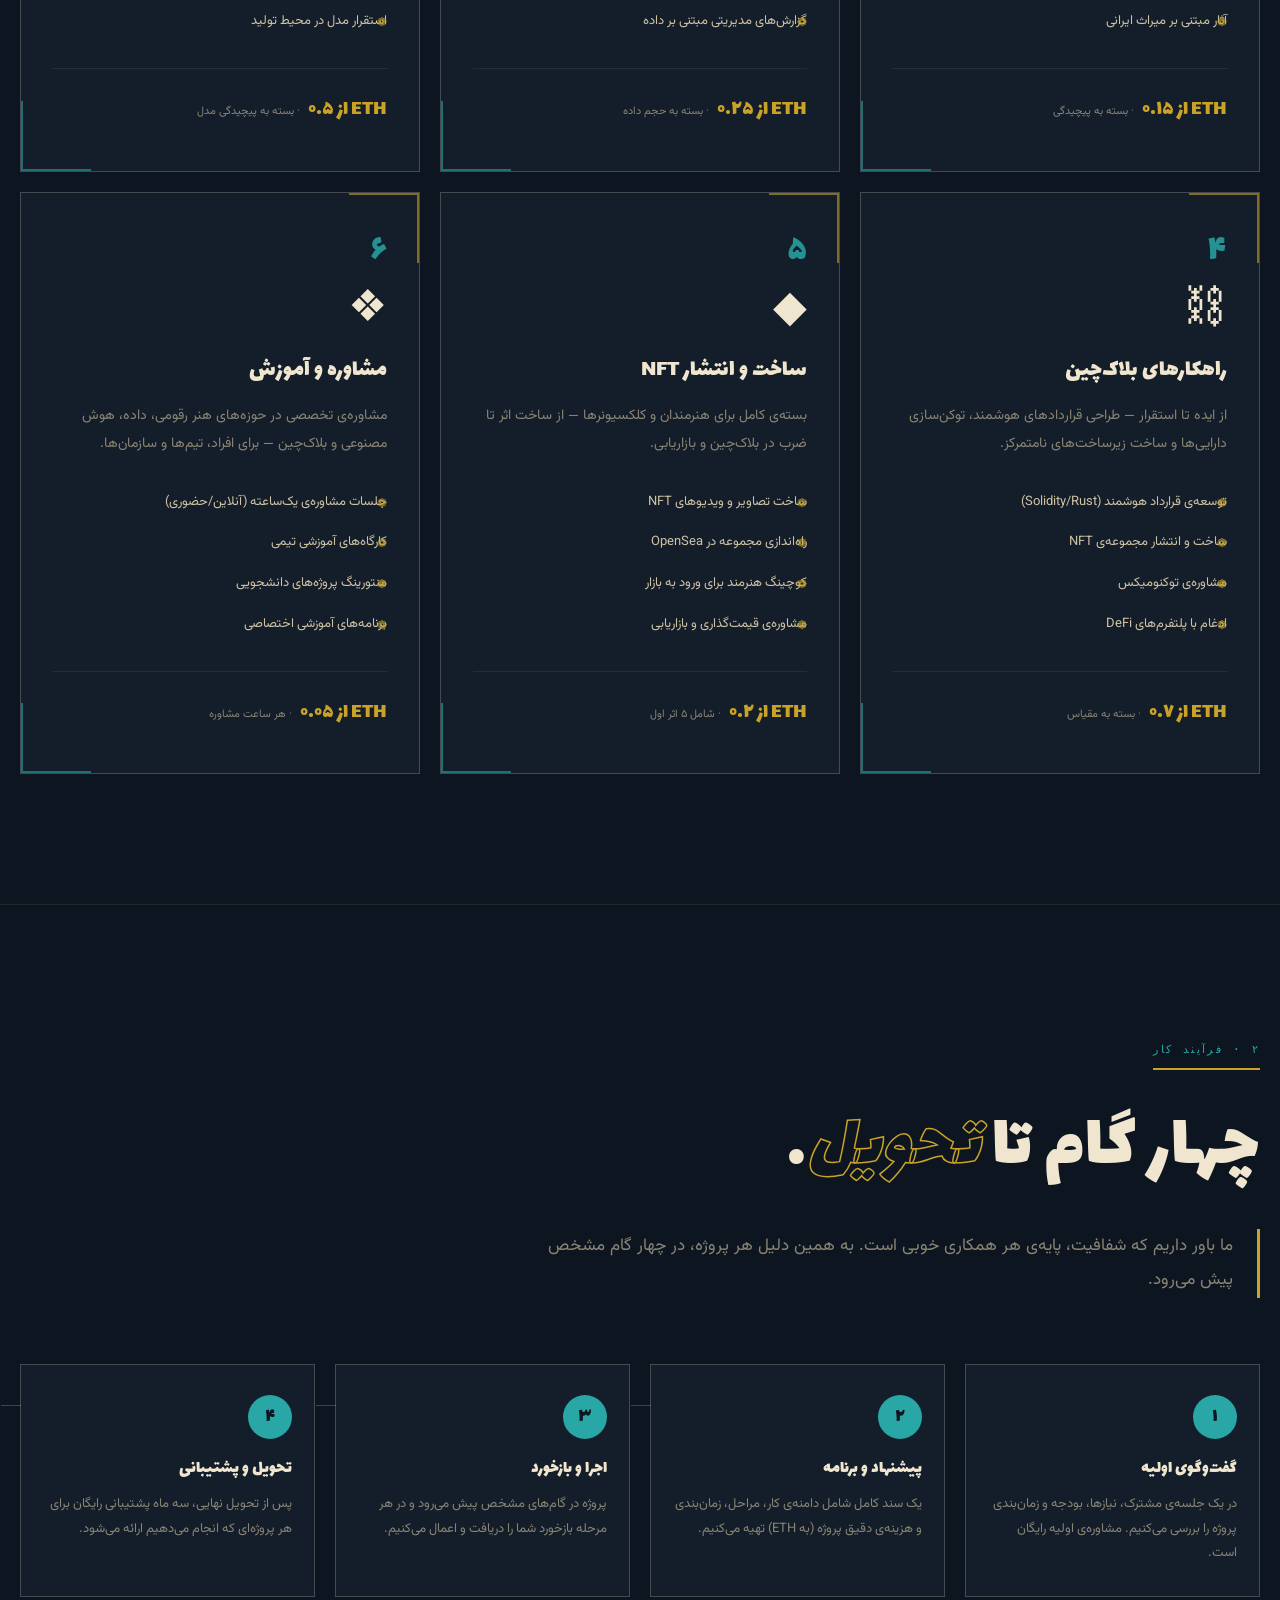
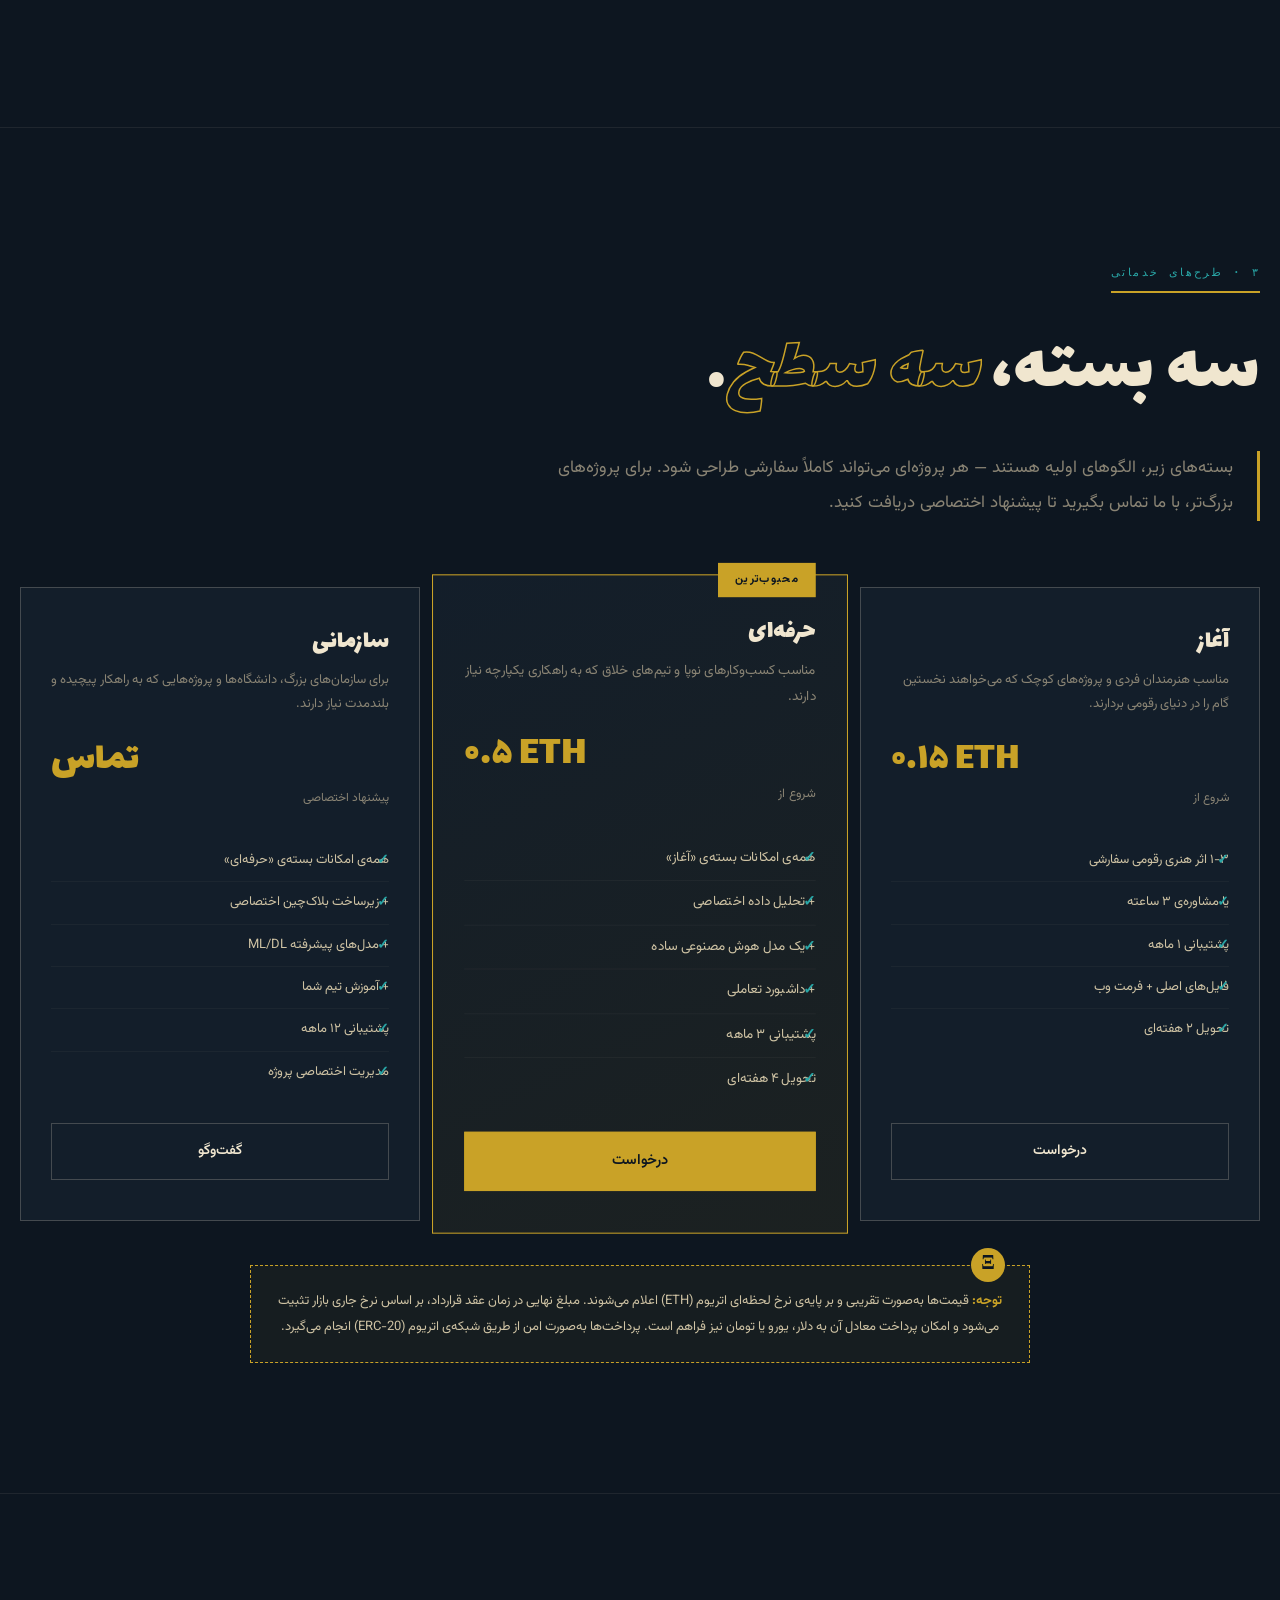
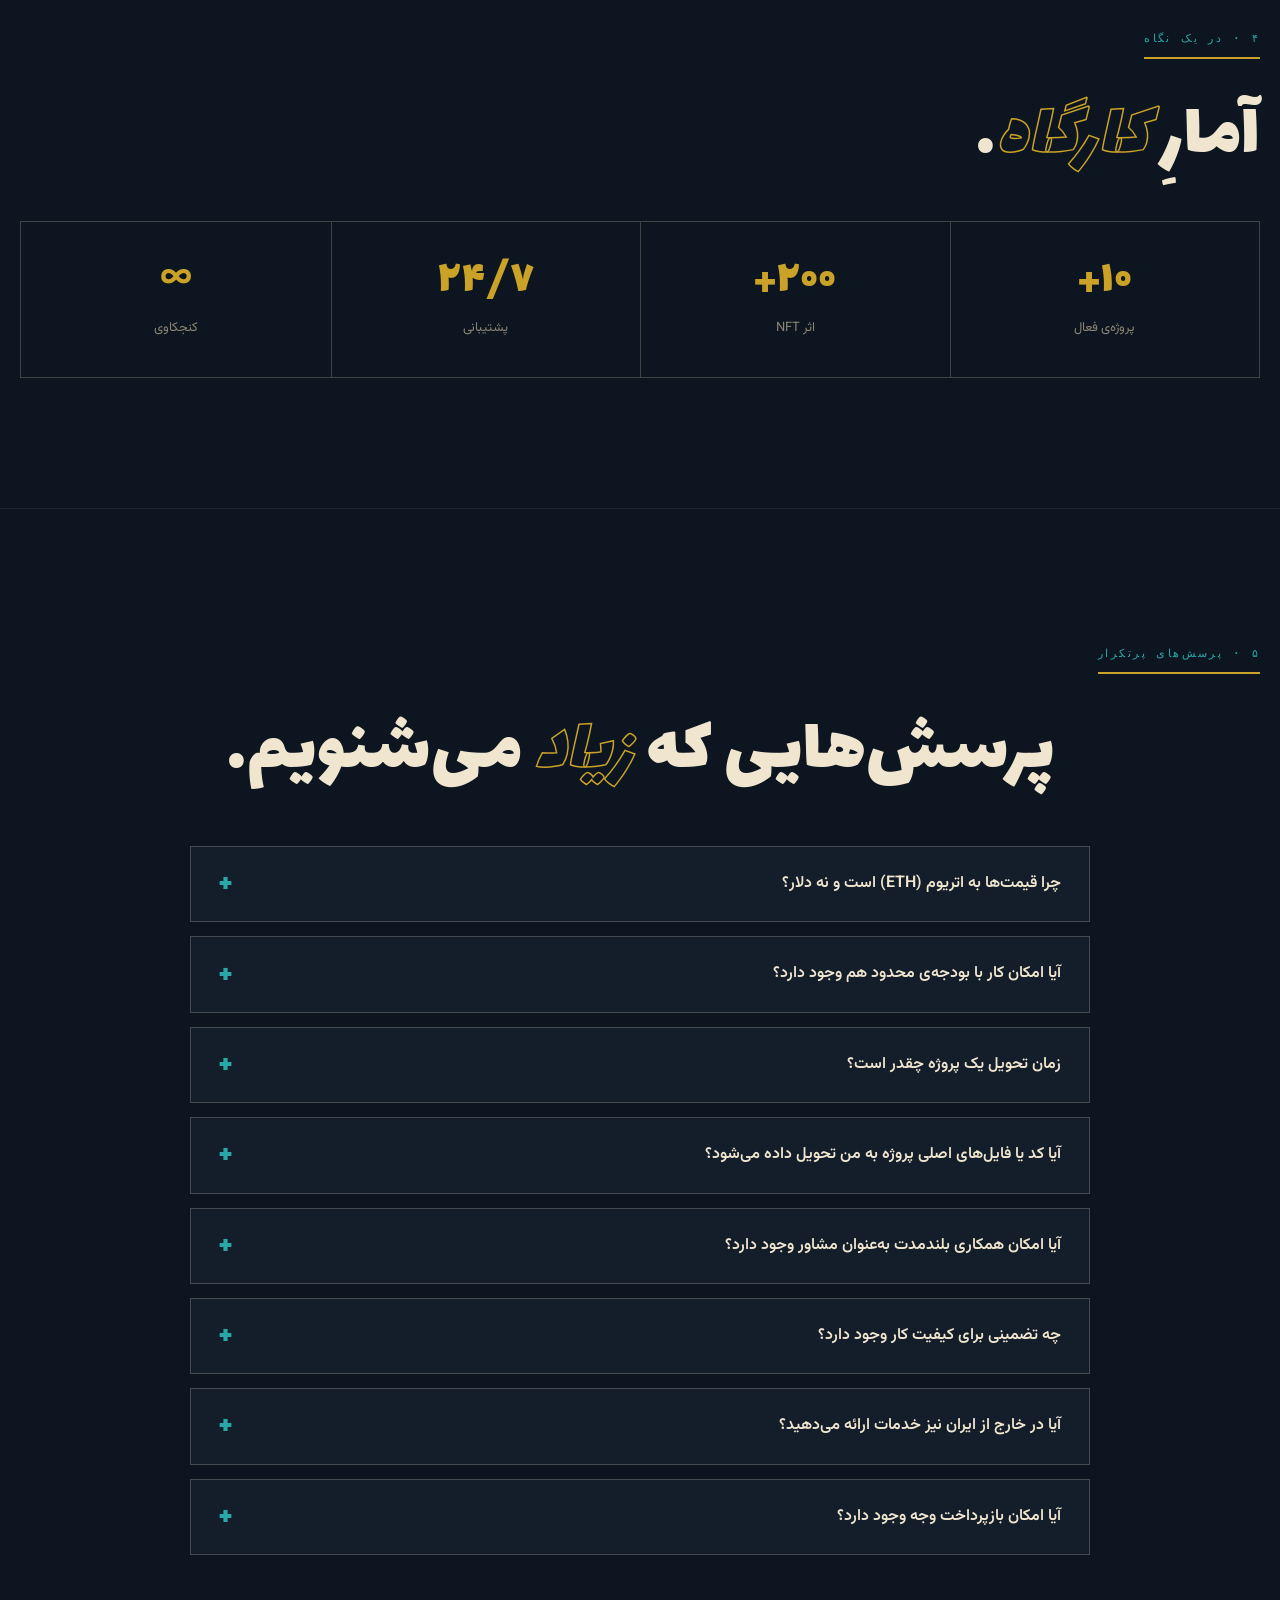
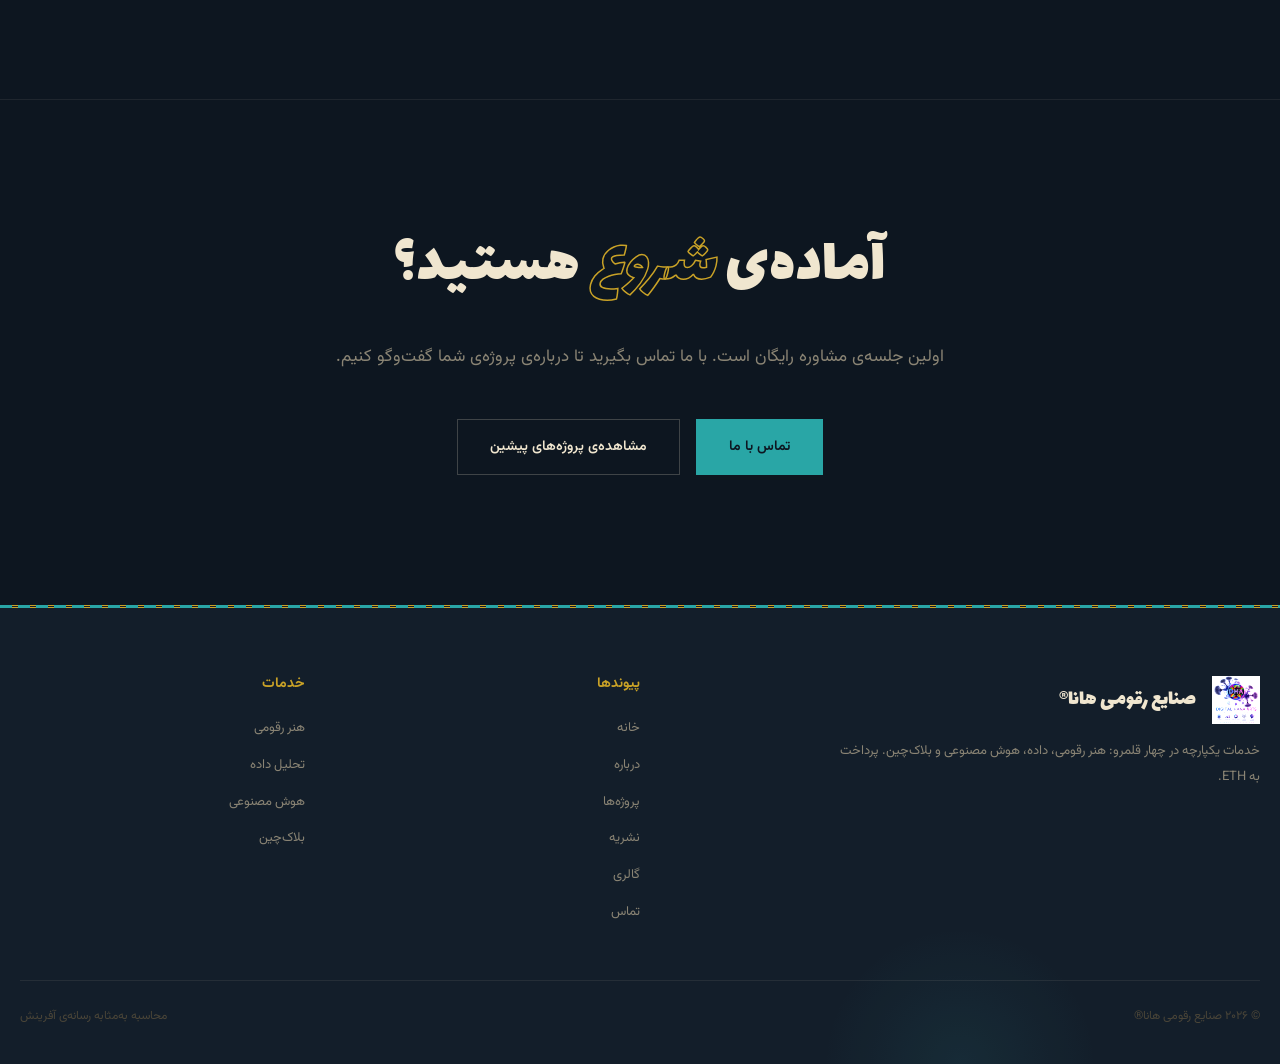
<file: services.html>
<!DOCTYPE html>
<html lang="fa-IR" dir="rtl">
<head>
    <meta charset="UTF-8">
    <meta name="viewport" content="width=device-width, initial-scale=1.0">
    <meta name="description" content="خدمات صنایع رقومی هانا® — سفارش هنری، تحلیل داده، مدل‌های هوش مصنوعی، بلاک‌چین، NFT و مشاوره. پرداخت به اتریوم (ETH).">
    <meta name="keywords" content="خدمات, سفارش هنری, تحلیل داده, هوش مصنوعی, بلاک‌چین, NFT, مشاوره, اتریوم, ETH">
    <meta name="theme-color" content="#0d1620">
    <meta property="og:title" content="خدمات · صنایع رقومی هانا®">
    <meta property="og:description" content="از ایده تا اجرا — در کنار شما. پرداخت به ETH.">
    <meta property="og:image" content="assets/DHA_logo.png">
    <link rel="icon" type="image/png" href="assets/DHA_logo_h.png">
    <title>خدمات · صنایع رقومی هانا®</title>

    <link rel="preconnect" href="https://fonts.googleapis.com">
    <link rel="preconnect" href="https://fonts.gstatic.com" crossorigin>
    <link href="https://fonts.googleapis.com/css2?family=Vazirmatn:wght@300;400;500;600;700;800&family=Estedad:wght@300;400;500;600;700&family=Markazi+Text:wght@400;500;600;700&family=Lalezar&family=Gulzar&family=DM+Mono:wght@300;400;500&display=swap" rel="stylesheet">
    <link rel="stylesheet" href="css/style.css">

    <style>
        /* ===== SERVICES SPECIFIC ===== */

        .خدمت {
            background: var(--شب-۲);
            border: 1px solid var(--کاشی-خط);
            padding: 40px 32px;
            position: relative;
            overflow: hidden;
            transition: all var(--گذر);
            display: flex;
            flex-direction: column;
        }

        .خدمت::before {
            content: "";
            position: absolute;
            top: 0; right: 0;
            width: 70px; height: 70px;
            border-top: 2px solid var(--زر);
            border-right: 2px solid var(--زر);
            opacity: .6;
            transition: all var(--گذر);
        }

        .خدمت::after {
            content: "";
            position: absolute;
            bottom: 0; left: 0;
            width: 70px; height: 70px;
            border-bottom: 2px solid var(--فیروزه);
            border-left: 2px solid var(--فیروزه);
            opacity: .6;
            transition: all var(--گذر);
        }

        .خدمت:hover {
            transform: translateY(-8px);
            border-color: var(--فیروزه);
            box-shadow: 0 24px 60px rgba(41,166,166,.2);
        }

        .خدمت:hover::before,
        .خدمت:hover::after {
            opacity: 1;
            width: 110px;
            height: 110px;
        }

        .خدمت-شماره {
            font-family: "Lalezar", serif;
            font-size: 38px;
            color: var(--فیروزه);
            opacity: .85;
            line-height: 1;
            margin-bottom: 18px;
        }

        .خدمت-نماد {
            font-size: 44px;
            margin-bottom: 22px;
            line-height: 1;
            transition: transform var(--گذر);
        }

        .خدمت:hover .خدمت-نماد {
            transform: rotate(-8deg) scale(1.1);
        }

        .خدمت h3 {
            font-size: 24px;
            margin-bottom: 16px;
            color: var(--لعاب);
            line-height: 1.3;
        }

        .خدمت p {
            font-size: 14px;
            line-height: 2;
            margin-bottom: 24px;
            flex-grow: 1;
        }

        .خدمت-فهرست {
            list-style: none;
            margin-bottom: 26px;
            padding: 0;
        }

        .خدمت-فهرست li {
            padding: 8px 0 8px 24px;
            font-family: "Vazirmatn", sans-serif;
            font-size: 13px;
            color: var(--لعاب-۲);
            position: relative;
            line-height: 1.9;
        }

        .خدمت-فهرست li::before {
            content: "❁";
            position: absolute;
            right: 0;
            color: var(--زر);
            font-size: 12px;
            top: 11px;
        }

        .خدمت-قیمت {
            display: flex;
            align-items: baseline;
            gap: 8px;
            padding-top: 20px;
            border-top: 1px solid var(--کاشی-خط-نازک);
            font-family: "Vazirmatn", sans-serif;
            flex-wrap: wrap;
        }

        .خدمت-قیمت .مبلغ {
            font-family: "Lalezar", serif;
            font-size: 22px;
            color: var(--زر);
            direction: ltr;
        }

        .خدمت-قیمت .توضیح {
            font-size: 11px;
            color: var(--گرد);
        }

        /* ==== Process Timeline ==== */
        .فرآیند {
            display: grid;
            grid-template-columns: repeat(4, 1fr);
            gap: 20px;
            position: relative;
            margin-top: 60px;
        }

        .گام {
            background: var(--شب-۲);
            border: 1px solid var(--کاشی-خط);
            padding: 30px 22px;
            position: relative;
            transition: all var(--گذر);
        }

        .گام:hover {
            border-color: var(--فیروزه);
            transform: translateY(-6px);
        }

        .گام::after {
            content: "";
            position: absolute;
            top: 40px;
            left: -20px;
            width: 20px;
            height: 1px;
            background: var(--کاشی-خط);
        }

        .گام:first-child::after { display: none; }

        .گام-شماره {
            width: 44px;
            height: 44px;
            border-radius: 50%;
            background: var(--فیروزه);
            color: var(--شب);
            font-family: "Lalezar", serif;
            font-size: 20px;
            display: flex;
            align-items: center;
            justify-content: center;
            margin-bottom: 20px;
        }

        .گام h4 {
            font-size: 18px;
            margin-bottom: 12px;
            color: var(--لعاب);
        }

        .گام p {
            font-size: 13px;
            line-height: 1.9;
        }

        /* ==== Pricing Tiers ==== */
        .طرح‌ها {
            display: grid;
            grid-template-columns: repeat(3, 1fr);
            gap: 20px;
        }

        .طرح {
            background: var(--شب-۲);
            border: 1px solid var(--کاشی-خط);
            padding: 40px 30px;
            position: relative;
            transition: all var(--گذر);
            display: flex;
            flex-direction: column;
        }

        .طرح.برجسته {
            border-color: var(--زر);
            background: linear-gradient(155deg, var(--شب-۲), rgba(201,162,39,.08));
            transform: scale(1.04);
            z-index: 2;
            animation: نبض-زر 4s ease-in-out infinite;
        }

        .طرح.برجسته::before {
            content: "محبوب‌ترین";
            position: absolute;
            top: -12px;
            right: 30px;
            padding: 6px 16px;
            background: var(--زر);
            color: var(--شب);
            font-family: "Vazirmatn", sans-serif;
            font-size: 11px;
            font-weight: 700;
            letter-spacing: .1em;
        }

        .طرح:hover {
            transform: translateY(-6px);
            border-color: var(--فیروزه);
        }

        .طرح.برجسته:hover {
            transform: scale(1.04) translateY(-6px);
        }

        .طرح-نام {
            font-family: "Lalezar", serif;
            font-size: 26px;
            color: var(--لعاب);
            margin-bottom: 10px;
        }

        .طرح-توصیف {
            font-size: 13px;
            color: var(--گرد);
            margin-bottom: 24px;
            line-height: 1.9;
            min-height: 40px;
        }

        .طرح-قیمت {
            font-family: "Lalezar", serif;
            font-size: 40px;
            color: var(--زر);
            line-height: 1;
            margin-bottom: 6px;
            direction: ltr;
        }

        .طرح-واحد {
            font-family: "Vazirmatn", sans-serif;
            font-size: 12px;
            color: var(--گرد);
            margin-bottom: 30px;
        }

        .طرح-ویژگی‌ها {
            list-style: none;
            padding: 0;
            margin-bottom: 30px;
            flex-grow: 1;
        }

        .طرح-ویژگی‌ها li {
            padding: 9px 0 9px 26px;
            font-family: "Vazirmatn", sans-serif;
            font-size: 13px;
            color: var(--لعاب-۲);
            position: relative;
            line-height: 1.8;
            border-bottom: 1px solid var(--کاشی-خط-ظریف);
        }

        .طرح-ویژگی‌ها li:last-child { border-bottom: none; }

        .طرح-ویژگی‌ها li::before {
            content: "✓";
            position: absolute;
            right: 0;
            top: 9px;
            color: var(--فیروزه);
            font-size: 14px;
            font-weight: 700;
        }

        /* ==== Crypto note ==== */
        .یادداشت-رمزارز {
            margin-top: 44px;
            padding: 22px 26px;
            border: 1px dashed var(--زر);
            background: rgba(201,162,39,.05);
            font-family: "Vazirmatn", sans-serif;
            font-size: 13px;
            line-height: 2;
            color: var(--لعاب-۲);
            max-width: 780px;
            margin-inline: auto;
            text-align: center;
            position: relative;
        }

        .یادداشت-رمزارز::before {
            content: "Ξ";
            position: absolute;
            top: -18px;
            right: 24px;
            width: 34px;
            height: 34px;
            border-radius: 50%;
            background: var(--زر);
            color: var(--شب);
            display: flex;
            align-items: center;
            justify-content: center;
            font-size: 20px;
            font-weight: 700;
            font-family: "Lalezar", serif;
        }

        .یادداشت-رمزارز strong {
            color: var(--زر);
            font-weight: 700;
        }

        /* ==== FAQ Accordion ==== */
        .پرسش‌ها {
            max-width: 900px;
            margin: 0 auto;
        }

        .پرسش-قلم {
            background: var(--شب-۲);
            border: 1px solid var(--کاشی-خط);
            margin-bottom: 14px;
            overflow: hidden;
            transition: all var(--گذر);
        }

        .پرسش-قلم:hover {
            border-color: var(--فیروزه);
        }

        .پرسش-قلم[open] {
            border-color: var(--زر);
        }

        .پرسش-سرفصل {
            padding: 22px 28px;
            cursor: pointer;
            display: flex;
            justify-content: space-between;
            align-items: center;
            gap: 20px;
            font-family: "Vazirmatn", sans-serif;
            font-size: 16px;
            font-weight: 600;
            color: var(--لعاب);
            list-style: none;
            transition: all var(--گذر);
        }

        .پرسش-سرفصل::-webkit-details-marker { display: none; }

        .پرسش-سرفصل:hover { color: var(--فیروزه-۲); }

        .پرسش-سرفصل::after {
            content: "+";
            font-family: "Lalezar", serif;
            font-size: 26px;
            color: var(--فیروزه);
            transition: transform var(--گذر);
            line-height: 1;
        }

        .پرسش-قلم[open] .پرسش-سرفصل::after {
            transform: rotate(45deg);
            color: var(--زر);
        }

        .پرسش-پاسخ {
            padding: 0 28px 24px;
            font-size: 14px;
            line-height: 2.05;
            color: var(--گرد);
        }

        /* ==== Stats Strip ==== */
        .آمار {
            display: grid;
            grid-template-columns: repeat(4, 1fr);
            gap: 0;
            border: 1px solid var(--کاشی-خط);
            margin-top: 40px;
        }

        .آمار-خانه {
            padding: 36px 22px;
            text-align: center;
            border-left: 1px solid var(--کاشی-خط);
            transition: all var(--گذر);
            position: relative;
        }

        .آمار-خانه:last-child { border-left: none; }

        .آمار-خانه:hover {
            background: var(--شب-۲);
        }

        .آمار-عدد {
            font-family: "Lalezar", serif;
            font-size: 48px;
            color: var(--زر);
            line-height: 1;
            margin-bottom: 10px;
        }

        .آمار-برچسب {
            font-family: "Vazirmatn", sans-serif;
            font-size: 13px;
            color: var(--گرد);
        }

        @media (max-width: 1000px) {
            .فرآیند { grid-template-columns: repeat(2, 1fr); }
            .گام::after { display: none; }
            .طرح‌ها { grid-template-columns: 1fr; }
            .طرح.برجسته { transform: none; }
            .طرح.برجسته:hover { transform: translateY(-6px); }
            .آمار { grid-template-columns: repeat(2, 1fr); }
            .آمار-خانه:nth-child(2) { border-left: none; }
            .آمار-خانه:nth-child(-n+2) { border-bottom: 1px solid var(--کاشی-خط); }
        }

        @media (max-width: 600px) {
            .فرآیند { grid-template-columns: 1fr; }
            .آمار { grid-template-columns: 1fr; }
            .آمار-خانه { border-left: none; border-bottom: 1px solid var(--کاشی-خط); }
            .آمار-خانه:last-child { border-bottom: none; }
        }
    </style>
</head>
<body id="top">

    <header class="سر-برگ">
        <a href="index.html" class="نشان">
            <img src="assets/DHA_logo_h.png" alt="صنایع رقومی هانا" class="نشان-نگاره">
            <span>صنایع رقومی هانا®</span>
        </a>
        <nav class="پیوندها">
            <a href="index.html">خانه</a>
            <a href="about.html">درباره</a>
            <a href="works.html">پروژه‌ها</a>
            <a href="blog.html">نشریه</a>
            <a href="services.html">خدمات</a>
            <a href="gallery.html">گالری</a>
            <a href="contact.html">ارتباط با ما</a>
        </nav>
        <div style="display:flex; gap:12px; align-items:center;">
            <div class="زبان">
                <input type="checkbox" id="زبان-ورودی" class="زبان-ورودی">
                <label for="زبان-ورودی" class="زبان-دکمه">[فارسی] ▾</label>
                <div class="زبان-فهرست">
                    <a href="#" class="زبان-گزینه فعال">[فارسی]</a>
					<a href="https://digitalhanaarts.github.io/dha-per/" class="زبان-گزینه">[Persian]</a>

					<a href="https://digitalhanaarts.github.io/dha/" class="زبان-گزینه">[English]</a>
				
					<a href="https://digitalhanaarts.github.io/dha-cn/" class="زبان-گزینه">[中文]</a>
				
					<a href="https://digitalhanaarts.github.io/dha-ru/" class="زبان-گزینه">[Русский]</a>

					<a href="https://digitalhanaarts.github.io/dha-br/" class="زبان-گزینه">[Português]</a>
				
					<a href="https://digitalhanaarts.github.io/dha-jp/" class="زبان-گزینه">[日本語]</a>

					<a href="https://digitalhanaarts.github.io/dha-ko/" class="زبان-گزینه">[조선어]</a>

					<a href="https://digitalhanaarts.github.io/dha-hi/" class="زبان-گزینه">[हिन्दी]</a>
				
					<a href="https://digitalhanaarts.github.io/it_dha/" class="زبان-گزینه">[Italiano]</a>

					<a href="https://digitalhanaarts.github.io/dha-es/" class="زبان-گزینه">[Español]</a>
					
					<a href="https://digitalhanaarts.github.io/dha_ar/" class="زبان-گزینه">[العربية]</a>
				
					<a href="https://digitalhanaarts.github.io/dha-yi/" class="زبان-گزینه">[ייִדיש]</a>
                </div>
            </div>
            <button class="منو-دکمه" aria-label="منو">☰</button>
        </div>
    </header>

    <div class="پرده-کشو"></div>
    <aside class="کشو">
        <button class="کشو-بستن" aria-label="بستن">×</button>
        <a href="index.html">خانه</a>
        <a href="about.html">درباره ما</a>
        <a href="works.html">پروژه‌ها</a>
        <a href="blog.html">نشریه</a>
        <a href="services.html">خدمات</a>
        <a href="gallery.html">گالری</a>
        <a href="contact.html">ارتباط با ما</a>
    </aside>

    <main>

        <!-- HERO -->
        <section class="قهرمان" style="min-height:60vh; padding-top:160px;">
            <div class="جام" style="text-align:center;">
                <span class="قهرمان-برچسب">— خدمات —</span>
                <h1 style="font-size:clamp(2.4rem,8vw,6rem); margin:20px 0;">
                    <span style="display:block;">از ایده</span>
                    <span style="display:block; color:transparent; -webkit-text-stroke:2px var(--زر); font-style:italic;">تا اجرا.</span>
                </h1>
                <p style="max-width:760px; margin:0 auto; font-size:17px;">
                    خدماتی در مرزِ هنر، داده و فناوری — طراحی‌شده برای هنرمندان،
                    استارتاپ‌ها، پژوهشگران و مجموعه‌های خلاق. هر پروژه،
                    یک همکاری است، نه یک معامله. پرداخت به <strong style="color:var(--زر);">اتریوم (ETH)</strong>.
                </p>

                <div class="قهرمان-کنش‌ها" style="justify-content:center; margin-top:40px;">
                    <a href="#خدمات-اصلی" class="دکمه دکمه-اصلی">مشاهده‌ی خدمات</a>
                    <a href="contact.html" class="دکمه">گفت‌وگو با ما</a>
                </div>
            </div>
        </section>

        <!-- MAIN SERVICES -->
        <section class="بخش آشکار" id="خدمات-اصلی">
            <div class="جام">
                <span class="بخش-برچسب">۱ · خدمات اصلی</span>
                <h2 class="بخش-عنوان">
                    شش خدمت، <span class="سایه">یک تیم</span>.
                </h2>
                <p class="بخش-درآمد">
                    هر خدمت را می‌توان به‌صورت مستقل سفارش داد یا در قالب
                    یک بسته‌ی یکپارچه برای پروژه‌های بزرگ‌تر ترکیب کرد.
                </p>

                <div class="کارت-شبکه" style="grid-template-columns: repeat(auto-fill, minmax(320px, 1fr));">

                    <article class="خدمت">
                        <div class="خدمت-شماره">۱</div>
                        <div class="خدمت-نماد">✦</div>
                        <h3>هنرِ رقومی سفارشی</h3>
                        <p>
                            طراحی و ساخت آثار هنری رقومی سفارشی — از تصاویر
                            مولد تا تجسمِ داده‌های شما به‌صورت اثر هنری.
                        </p>
                        <ul class="خدمت-فهرست">
                            <li>پرتره‌ی رقومی و تصویرسازی مولد</li>
                            <li>تجسم خلاقانه‌ی داده</li>
                            <li>هنر تولیدشده با هوش مصنوعی</li>
                            <li>آثار مبتنی بر میراث ایرانی</li>
                        </ul>
                        <div class="خدمت-قیمت">
                            <span class="مبلغ">از ۰.۱۵ ETH</span>
                            <span class="توضیح">· بسته به پیچیدگی</span>
                        </div>
                    </article>

                    <article class="خدمت">
                        <div class="خدمت-شماره">۲</div>
                        <div class="خدمت-نماد">◉</div>
                        <h3>تحلیل و تجسم داده</h3>
                        <p>
                            از داده‌ی خام تا روایت بصری. ما داده‌های شما را
                            پاک‌سازی، تحلیل و به تصاویری معنادار و جذاب
                            تبدیل می‌کنیم.
                        </p>
                        <ul class="خدمت-فهرست">
                            <li>پاک‌سازی و آماده‌سازی داده</li>
                            <li>تحلیل آماری و استخراج الگو</li>
                            <li>داشبوردهای تعاملی</li>
                            <li>گزارش‌های مدیریتی مبتنی بر داده</li>
                        </ul>
                        <div class="خدمت-قیمت">
                            <span class="مبلغ">از ۰.۲۵ ETH</span>
                            <span class="توضیح">· بسته به حجم داده</span>
                        </div>
                    </article>

                    <article class="خدمت">
                        <div class="خدمت-شماره">۳</div>
                        <div class="خدمت-نماد">◍</div>
                        <h3>مدل‌های هوش مصنوعی</h3>
                        <p>
                            طراحی، آموزش و استقرار مدل‌های یادگیری ماشین
                            سفارشی — از پیش‌بینی سری‌های زمانی تا بینایی ماشین.
                        </p>
                        <ul class="خدمت-فهرست">
                            <li>پیش‌بینی سری‌های زمانی مالی</li>
                            <li>طبقه‌بندی تصویر و تشخیص شیء</li>
                            <li>پردازش زبان طبیعی فارسی</li>
                            <li>استقرار مدل در محیط تولید</li>
                        </ul>
                        <div class="خدمت-قیمت">
                            <span class="مبلغ">از ۰.۵ ETH</span>
                            <span class="توضیح">· بسته به پیچیدگی مدل</span>
                        </div>
                    </article>

                    <article class="خدمت">
                        <div class="خدمت-شماره">۴</div>
                        <div class="خدمت-نماد">⛓</div>
                        <h3>راهکارهای بلاک‌چین</h3>
                        <p>
                            از ایده تا استقرار — طراحی قراردادهای هوشمند،
                            توکن‌سازی دارایی‌ها و ساخت زیرساخت‌های
                            نامتمرکز.
                        </p>
                        <ul class="خدمت-فهرست">
                            <li>توسعه‌ی قرارداد هوشمند (Solidity/Rust)</li>
                            <li>ساخت و انتشار مجموعه‌ی NFT</li>
                            <li>مشاوره‌ی توکنومیکس</li>
                            <li>ادغام با پلتفرم‌های DeFi</li>
                        </ul>
                        <div class="خدمت-قیمت">
                            <span class="مبلغ">از ۰.۷ ETH</span>
                            <span class="توضیح">· بسته به مقیاس</span>
                        </div>
                    </article>

                    <article class="خدمت">
                        <div class="خدمت-شماره">۵</div>
                        <div class="خدمت-نماد">◆</div>
                        <h3>ساخت و انتشار NFT</h3>
                        <p>
                            بسته‌ی کامل برای هنرمندان و کلکسیونرها — از
                            ساخت اثر تا ضرب در بلاک‌چین و بازاریابی.
                        </p>
                        <ul class="خدمت-فهرست">
                            <li>ساخت تصاویر و ویدیوهای NFT</li>
                            <li>راه‌اندازی مجموعه در OpenSea</li>
                            <li>کوچینگ هنرمند برای ورود به بازار</li>
                            <li>مشاوره‌ی قیمت‌گذاری و بازاریابی</li>
                        </ul>
                        <div class="خدمت-قیمت">
                            <span class="مبلغ">از ۰.۲ ETH</span>
                            <span class="توضیح">· شامل ۵ اثر اول</span>
                        </div>
                    </article>

                    <article class="خدمت">
                        <div class="خدمت-شماره">۶</div>
                        <div class="خدمت-نماد">❖</div>
                        <h3>مشاوره و آموزش</h3>
                        <p>
                            مشاوره‌ی تخصصی در حوزه‌های هنر رقومی، داده،
                            هوش مصنوعی و بلاک‌چین — برای افراد، تیم‌ها
                            و سازمان‌ها.
                        </p>
                        <ul class="خدمت-فهرست">
                            <li>جلسات مشاوره‌ی یک‌ساعته (آنلاین/حضوری)</li>
                            <li>کارگاه‌های آموزشی تیمی</li>
                            <li>منتورینگ پروژه‌های دانشجویی</li>
                            <li>برنامه‌های آموزشی اختصاصی</li>
                        </ul>
                        <div class="خدمت-قیمت">
                            <span class="مبلغ">از ۰.۰۵ ETH</span>
                            <span class="توضیح">· هر ساعت مشاوره</span>
                        </div>
                    </article>

                </div>
            </div>
        </section>

        <!-- PROCESS -->
        <section class="بخش آشکار">
            <div class="جام">
                <span class="بخش-برچسب">۲ · فرآیند کار</span>
                <h2 class="بخش-عنوان">
                    چهار گام تا <span class="سایه">تحویل</span>.
                </h2>
                <p class="بخش-درآمد">
                    ما باور داریم که شفافیت، پایه‌ی هر همکاری خوبی است.
                    به همین دلیل هر پروژه، در چهار گام مشخص پیش می‌رود.
                </p>

                <div class="فرآیند">
                    <div class="گام">
                        <div class="گام-شماره">۱</div>
                        <h4>گفت‌وگوی اولیه</h4>
                        <p>
                            در یک جلسه‌ی مشترک، نیازها، بودجه و زمان‌بندی
                            پروژه را بررسی می‌کنیم. مشاوره‌ی اولیه رایگان است.
                        </p>
                    </div>

                    <div class="گام">
                        <div class="گام-شماره">۲</div>
                        <h4>پیشنهاد و برنامه</h4>
                        <p>
                            یک سند کامل شامل دامنه‌ی کار، مراحل، زمان‌بندی
                            و هزینه‌ی دقیق پروژه (به ETH) تهیه می‌کنیم.
                        </p>
                    </div>

                    <div class="گام">
                        <div class="گام-شماره">۳</div>
                        <h4>اجرا و بازخورد</h4>
                        <p>
                            پروژه در گام‌های مشخص پیش می‌رود و در هر مرحله
                            بازخورد شما را دریافت و اعمال می‌کنیم.
                        </p>
                    </div>

                    <div class="گام">
                        <div class="گام-شماره">۴</div>
                        <h4>تحویل و پشتیبانی</h4>
                        <p>
                            پس از تحویل نهایی، سه ماه پشتیبانی رایگان
                            برای هر پروژه‌ای که انجام می‌دهیم ارائه می‌شود.
                        </p>
                    </div>
                </div>
            </div>
        </section>

        <!-- PRICING -->
        <section class="بخش آشکار">
            <div class="جام">
                <span class="بخش-برچسب">۳ · طرح‌های خدماتی</span>
                <h2 class="بخش-عنوان">
                    سه بسته، <span class="سایه">سه سطح</span>.
                </h2>
                <p class="بخش-درآمد">
                    بسته‌های زیر، الگوهای اولیه هستند — هر پروژه‌ای می‌تواند
                    کاملاً سفارشی طراحی شود. برای پروژه‌های بزرگ‌تر، با ما
                    تماس بگیرید تا پیشنهاد اختصاصی دریافت کنید.
                </p>

                <div class="طرح‌ها">

                    <article class="طرح">
                        <h3 class="طرح-نام">آغاز</h3>
                        <p class="طرح-توصیف">
                            مناسب هنرمندان فردی و پروژه‌های کوچک که می‌خواهند
                            نخستین گام را در دنیای رقومی بردارند.
                        </p>
                        <div class="طرح-قیمت">۰.۱۵ ETH</div>
                        <div class="طرح-واحد">شروع از</div>
                        <ul class="طرح-ویژگی‌ها">
                            <li>۱-۳ اثر هنری رقومی سفارشی</li>
                            <li>یا مشاوره‌ی ۳ ساعته</li>
                            <li>پشتیبانی ۱ ماهه</li>
                            <li>فایل‌های اصلی + فرمت وب</li>
                            <li>تحویل ۲ هفته‌ای</li>
                        </ul>
                        <a href="contact.html" class="دکمه">درخواست</a>
                    </article>

                    <article class="طرح برجسته">
                        <h3 class="طرح-نام">حرفه‌ای</h3>
                        <p class="طرح-توصیف">
                            مناسب کسب‌وکارهای نوپا و تیم‌های خلاق که
                            به راهکاری یکپارچه نیاز دارند.
                        </p>
                        <div class="طرح-قیمت">۰.۵ ETH</div>
                        <div class="طرح-واحد">شروع از</div>
                        <ul class="طرح-ویژگی‌ها">
                            <li>همه‌ی امکانات بسته‌ی «آغاز»</li>
                            <li>+ تحلیل داده اختصاصی</li>
                            <li>+ یک مدل هوش مصنوعی ساده</li>
                            <li>+ داشبورد تعاملی</li>
                            <li>پشتیبانی ۳ ماهه</li>
                            <li>تحویل ۴ هفته‌ای</li>
                        </ul>
                        <a href="contact.html" class="دکمه دکمه-زرین">درخواست</a>
                    </article>

                    <article class="طرح">
                        <h3 class="طرح-نام">سازمانی</h3>
                        <p class="طرح-توصیف">
                            برای سازمان‌های بزرگ، دانشگاه‌ها و پروژه‌هایی
                            که به راهکار پیچیده و بلندمدت نیاز دارند.
                        </p>
                        <div class="طرح-قیمت">تماس</div>
                        <div class="طرح-واحد">پیشنهاد اختصاصی</div>
                        <ul class="طرح-ویژگی‌ها">
                            <li>همه‌ی امکانات بسته‌ی «حرفه‌ای»</li>
                            <li>+ زیرساخت بلاک‌چین اختصاصی</li>
                            <li>+ مدل‌های پیشرفته ML/DL</li>
                            <li>+ آموزش تیم شما</li>
                            <li>پشتیبانی ۱۲ ماهه</li>
                            <li>مدیریت اختصاصی پروژه</li>
                        </ul>
                        <a href="contact.html" class="دکمه">گفت‌وگو</a>
                    </article>

                </div>

                <!-- Crypto note -->
                <div class="یادداشت-رمزارز">
                    <strong>توجه:</strong>
                    قیمت‌ها به‌صورت تقریبی و بر پایه‌ی نرخ لحظه‌ای اتریوم (ETH) اعلام می‌شوند.
                    مبلغ نهایی در زمان عقد قرارداد، بر اساس نرخ جاری بازار تثبیت می‌شود
                    و امکان پرداخت معادل آن به دلار، یورو یا تومان نیز فراهم است.
                    پرداخت‌ها به‌صورت امن از طریق شبکه‌ی اتریوم (ERC-20) انجام می‌گیرد.
                </div>
            </div>
        </section>

        <!-- STATS -->
        <section class="بخش آشکار">
            <div class="جام">
                <span class="بخش-برچسب">۴ · در یک نگاه</span>
                <h2 class="بخش-عنوان">آمارِ <span class="سایه">کارگاه</span>.</h2>

                <div class="آمار">
                    <div class="آمار-خانه">
                        <div class="آمار-عدد">۱۰+</div>
                        <div class="آمار-برچسب">پروژه‌ی فعال</div>
                    </div>
                    <div class="آمار-خانه">
                        <div class="آمار-عدد">۲۰۰+</div>
                        <div class="آمار-برچسب">اثر NFT</div>
                    </div>
                    <div class="آمار-خانه">
                        <div class="آمار-عدد">۲۴/۷</div>
                        <div class="آمار-برچسب">پشتیبانی</div>
                    </div>
                    <div class="آمار-خانه">
                        <div class="آمار-عدد">∞</div>
                        <div class="آمار-برچسب">کنجکاوی</div>
                    </div>
                </div>
            </div>
        </section>

        <!-- FAQ -->
        <section class="بخش آشکار">
            <div class="جام">
                <span class="بخش-برچسب">۵ · پرسش‌های پرتکرار</span>
                <h2 class="بخش-عنوان" style="text-align:center;">
                    پرسش‌هایی که <span class="سایه">زیاد</span> می‌شنویم.
                </h2>

                <div class="پرسش‌ها" style="margin-top:50px;">

                    <details class="پرسش-قلم">
                        <summary class="پرسش-سرفصل">
                            چرا قیمت‌ها به اتریوم (ETH) است و نه دلار؟
                        </summary>
                        <div class="پرسش-پاسخ">
                            اتریوم، ارز بومیِ بلاک‌چین است — همان بستری
                            که ما در آن کار می‌کنیم (قراردادهای هوشمند،
                            NFT، زیرساخت‌های نامتمرکز). استفاده از ETH
                            به ما و شما امکان می‌دهد در یک زبان مشترک
                            مالی، بدون واسطه‌های بانکی سنتی و با کارمزد
                            کمتر، همکاری کنیم. در صورت تمایل، معادل دلاری،
                            یورو یا تومان نیز قابل پرداخت است — مبلغ نهایی
                            در زمان عقد قرارداد تثبیت می‌شود.
                        </div>
                    </details>

                    <details class="پرسش-قلم">
                        <summary class="پرسش-سرفصل">
                            آیا امکان کار با بودجه‌ی محدود هم وجود دارد؟
                        </summary>
                        <div class="پرسش-پاسخ">
                            بله. ما برای هنرمندان، دانشجویان و پروژه‌های
                            کوچک، بسته‌های سبک‌تری داریم. همچنین امکان
                            پرداخت مرحله‌ای و همکاری سهمی در پروژه‌های
                            خاص وجود دارد. با ما تماس بگیرید تا راه‌حل
                            مناسبی برای شما پیدا کنیم.
                        </div>
                    </details>

                    <details class="پرسش-قلم">
                        <summary class="پرسش-سرفصل">
                            زمان تحویل یک پروژه چقدر است؟
                        </summary>
                        <div class="پرسش-پاسخ">
                            بستگی به مقیاس پروژه دارد. یک اثر هنری رقومی
                            ساده ممکن است ۱ تا ۲ هفته زمان ببرد، در حالی
                            که یک مدل هوش مصنوعی یا زیرساخت بلاک‌چین
                            می‌تواند ۴ تا ۱۲ هفته طول بکشد. برنامه‌ی
                            دقیق زمان‌بندی در گام دوم (پیشنهاد پروژه)
                            به شما ارائه می‌شود.
                        </div>
                    </details>

                    <details class="پرسش-قلم">
                        <summary class="پرسش-سرفصل">
                            آیا کد یا فایل‌های اصلی پروژه به من تحویل داده می‌شود؟
                        </summary>
                        <div class="پرسش-پاسخ">
                            بله — در تمام بسته‌ها، شما مالکیت کامل تمام
                            کدها، فایل‌ها و دارایی‌های رقومی را دریافت
                            می‌کنید. علاوه بر این، مستندسازی کاملی از
                            فرآیند کار نیز در اختیار شما قرار می‌گیرد.
                        </div>
                    </details>

                    <details class="پرسش-قلم">
                        <summary class="پرسش-سرفصل">
                            آیا امکان همکاری بلندمدت به‌عنوان مشاور وجود دارد؟
                        </summary>
                        <div class="پرسش-پاسخ">
                            قطعاً. ما با چندین سازمان و استارتاپ در
                            قالب قراردادهای مشاوره‌ی ماهانه همکاری می‌کنیم.
                            در این حالت، تیم شما به‌طور مستقیم به دانش
                            فنی ما دسترسی خواهد داشت.
                        </div>
                    </details>

                    <details class="پرسش-قلم">
                        <summary class="پرسش-سرفصل">
                            چه تضمینی برای کیفیت کار وجود دارد؟
                        </summary>
                        <div class="پرسش-پاسخ">
                            ما با استانداردهای بالایی کار می‌کنیم و هر
                            پروژه‌ای را پیش از تحویل نهایی، به‌طور کامل
                            تست و بازبینی می‌کنیم. علاوه بر این، سه ماه
                            پشتیبانی رایگان برای هر پروژه در نظر گرفته شده
                            است — اگر در این مدت مشکلی پیش بیاید، آن را
                            به‌صورت رایگان برطرف می‌کنیم.
                        </div>
                    </details>

                    <details class="پرسش-قلم">
                        <summary class="پرسش-سرفصل">
                            آیا در خارج از ایران نیز خدمات ارائه می‌دهید؟
                        </summary>
                        <div class="پرسش-پاسخ">
                            بله. ما از راه دور با مشتریان در سراسر جهان
                            همکاری می‌کنیم. پرداخت‌ها به‌صورت بین‌المللی
                            (اتریوم، سایر ارزهای رمزنگاری، دلار یا یورو)
                            و از طریق واتس‌اپ، تلگرام یا ایمیل هماهنگ
                            می‌شود.
                        </div>
                    </details>

                    <details class="پرسش-قلم">
                        <summary class="پرسش-سرفصل">
                            آیا امکان بازپرداخت وجه وجود دارد؟
                        </summary>
                        <div class="پرسش-پاسخ">
                            برای پروژه‌های هنری (نقاشی رقومی، NFT و مانند آن)
                            به دلیل ماهیت شخصی‌سازی، امکان بازپرداخت وجود
                            ندارد. اما برای پروژه‌های مشاوره‌ای و فنی،
                            در صورت عدم رضایت در گام اول، مبلغ به‌طور کامل
                            بازگردانده می‌شود.
                        </div>
                    </details>

                </div>
            </div>
        </section>

        <!-- CTA -->
        <section class="بخش آشکار" style="text-align:center; border-bottom:none;">
            <div class="جام">
                <h2 class="بخش-عنوان" style="font-size:clamp(2rem,5vw,4.5rem);">
                    آماده‌ی <span class="سایه">شروع</span> هستید؟
                </h2>
                <p style="max-width:640px; margin:0 auto 44px; font-size:17px;">
                    اولین جلسه‌ی مشاوره رایگان است. با ما تماس بگیرید تا
                    درباره‌ی پروژه‌ی شما گفت‌وگو کنیم.
                </p>
                <div class="قهرمان-کنش‌ها" style="justify-content:center;">
                    <a href="contact.html" class="دکمه دکمه-اصلی">تماس با ما</a>
                    <a href="works.html" class="دکمه">مشاهده‌ی پروژه‌های پیشین</a>
                </div>
            </div>
        </section>

    </main>

    <footer class="پا-برگ">
        <div class="جام">
            <div class="پا-شبکه">
                <div>
                    <div class="پا-نشان">
                        <img src="assets/DHA_logo.png" alt="صنایع رقومی هانا" class="پا-نگاره">
                        <span>صنایع رقومی هانا®</span>
                    </div>
                    <p class="پا-زیرنویس">
                        خدمات یکپارچه در چهار قلمرو: هنر رقومی،
                        داده، هوش مصنوعی و بلاک‌چین. پرداخت به ETH.
                    </p>
                </div>
                <div class="پا-ستون">
                    <h4>پیوندها</h4>
                    <a href="index.html">خانه</a>
                    <a href="about.html">درباره</a>
                    <a href="works.html">پروژه‌ها</a>
                    <a href="blog.html">نشریه</a>
                    <a href="gallery.html">گالری</a>
                    <a href="contact.html">تماس</a>
                </div>
                <div class="پا-ستون">
                    <h4>خدمات</h4>
                    <a href="#خدمات-اصلی">هنر رقومی</a>
                    <a href="#خدمات-اصلی">تحلیل داده</a>
                    <a href="#خدمات-اصلی">هوش مصنوعی</a>
                    <a href="#خدمات-اصلی">بلاک‌چین</a>
                </div>
            </div>
            <div class="حقوق">
                <span>© ۲۰۲۶ صنایع رقومی هانا®</span>
                <span>محاسبه به‌مثابه رسانه‌ی آفرینش</span>
            </div>
        </div>
    </footer>

    <script src="js/main.js"></script>
    <script>
        // FAQ accordion — close others when one opens
        document.querySelectorAll('.پرسش-قلم').forEach(details => {
            details.addEventListener('toggle', () => {
                if (details.open) {
                    document.querySelectorAll('.پرسش-قلم').forEach(other => {
                        if (other !== details) other.open = false;
                    });
                }
            });
        });
    </script>
</body>
</html>
</file>
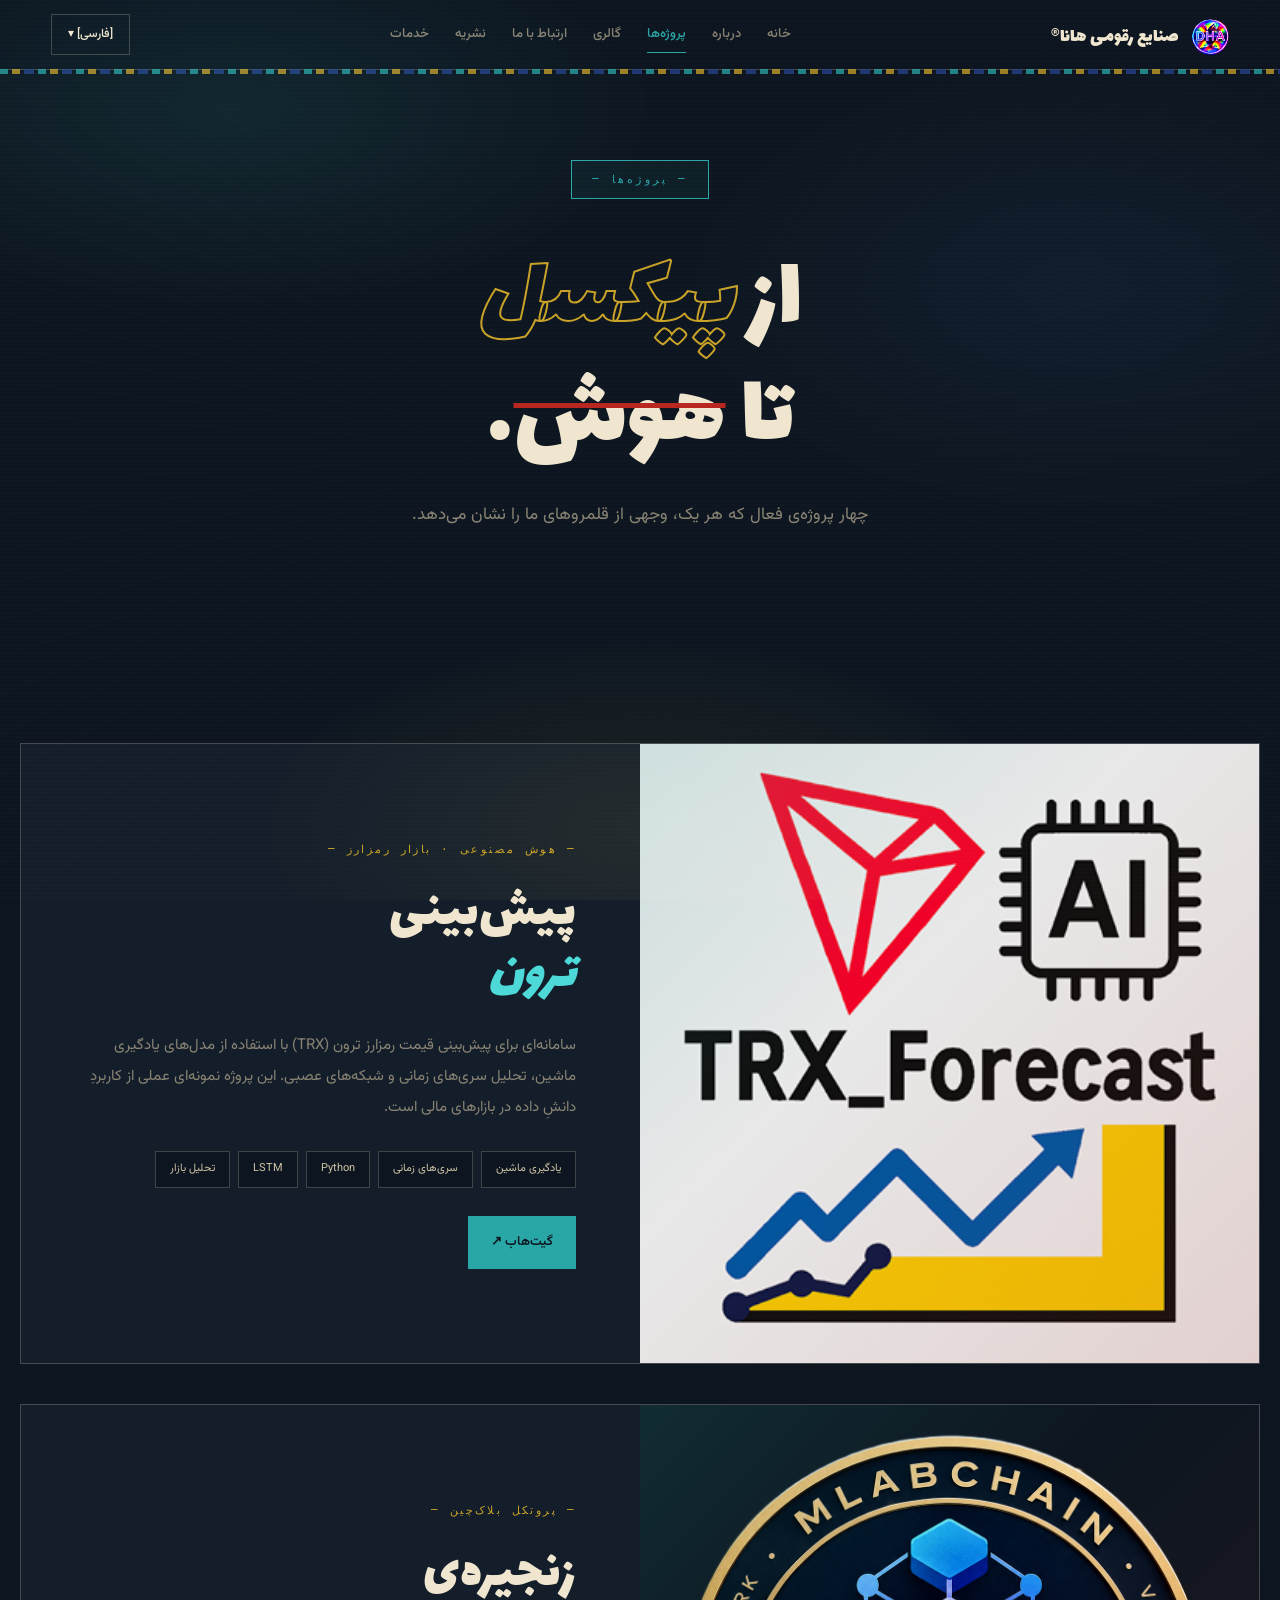
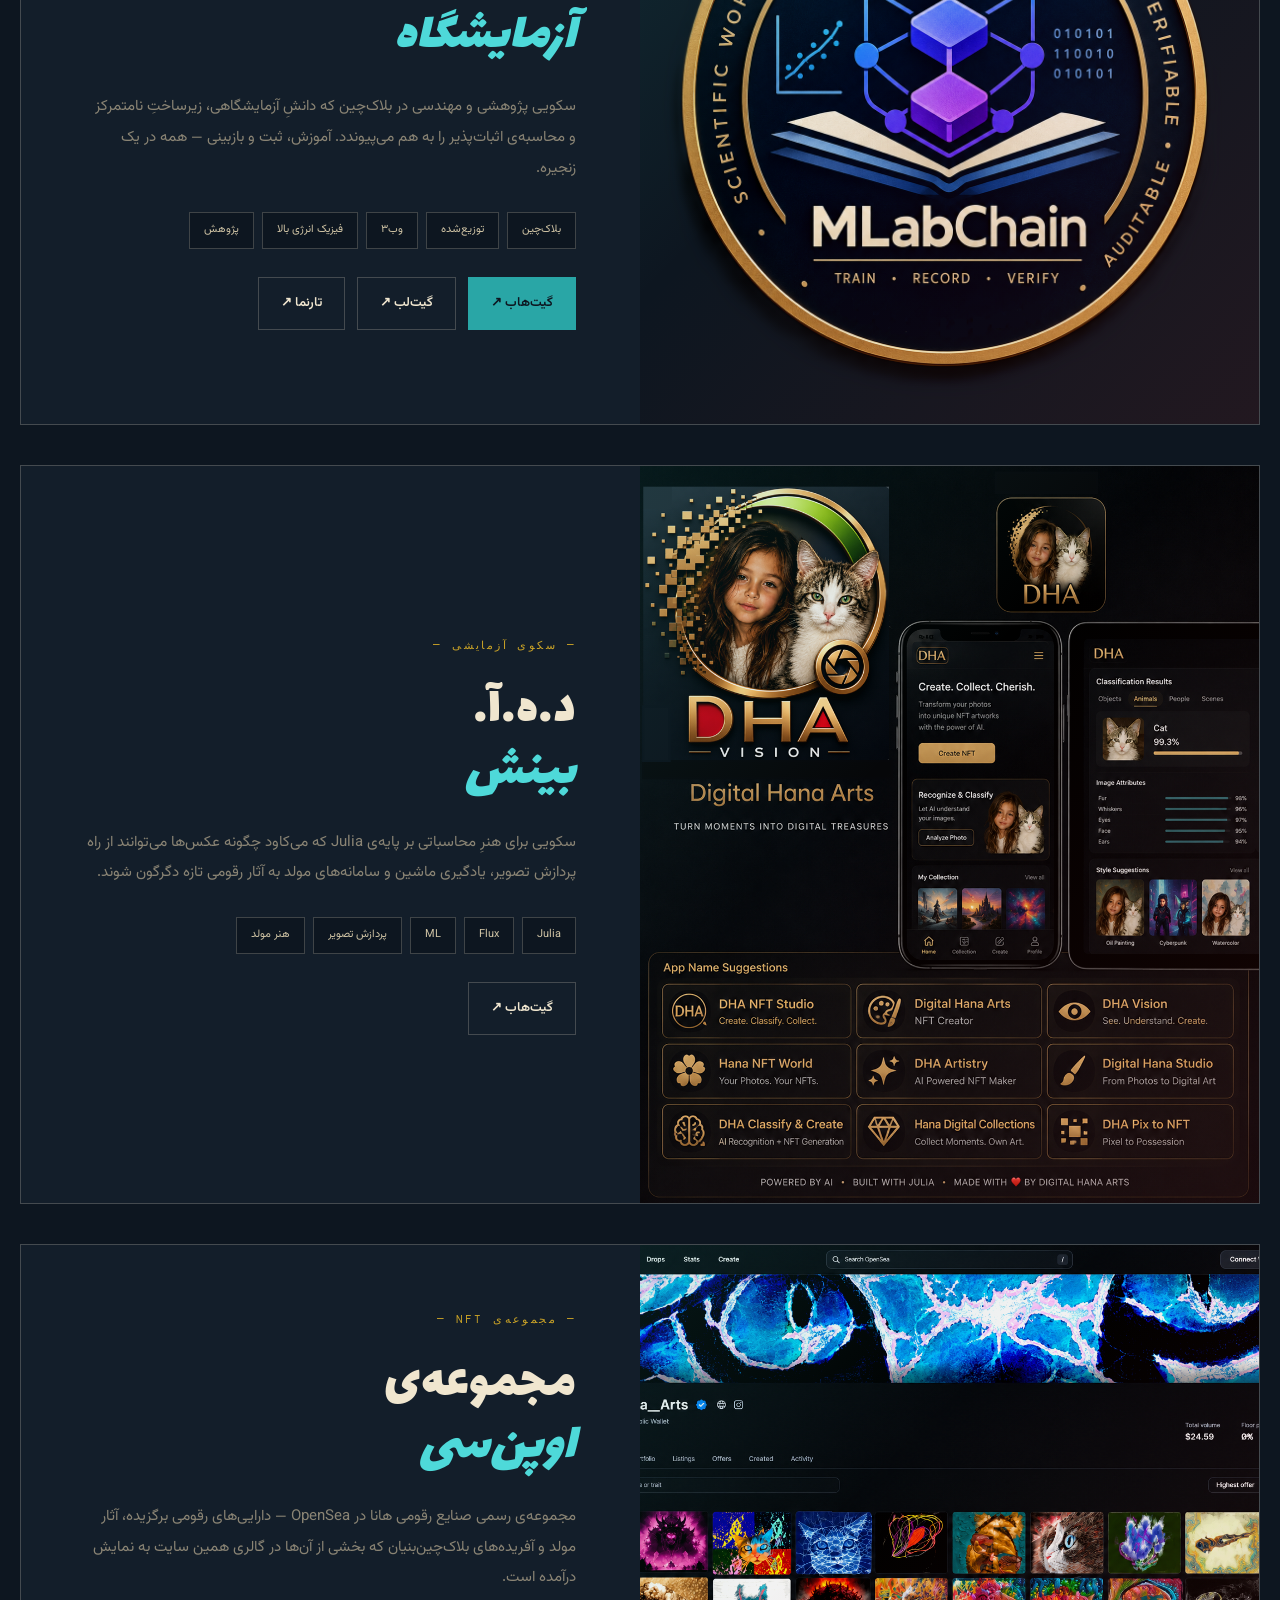
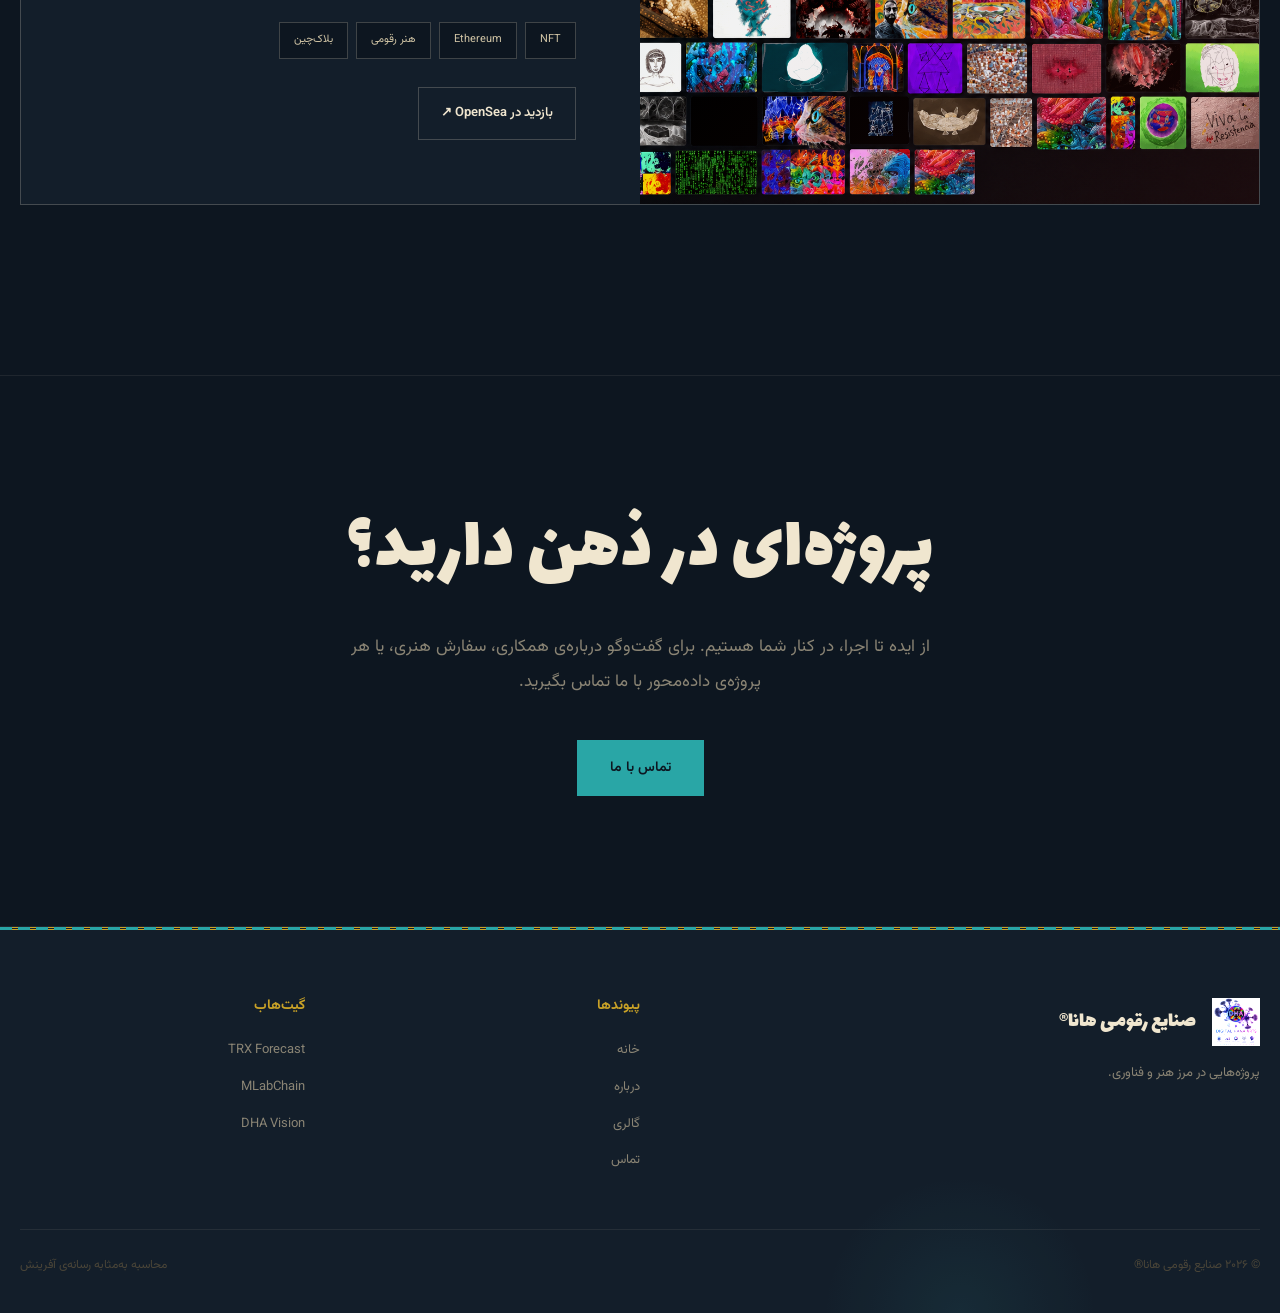
<file: works.html>
<!DOCTYPE html>
<html lang="fa-IR" dir="rtl">
<head>
    <meta charset="UTF-8">
    <meta name="viewport" content="width=device-width, initial-scale=1.0">
    <meta name="description" content="پروژه‌های صنایع رقومی هانا® — TRX Forecast، MLabChain، DHA Vision، OpenSea.">
    <meta name="theme-color" content="#0d1620">
    <title>پروژه‌ها · صنایع رقومی هانا®</title>
    <link rel="icon" type="image/png" href="assets/DHA_logo_h.png">

    <link rel="preconnect" href="https://fonts.googleapis.com">
    <link rel="preconnect" href="https://fonts.gstatic.com" crossorigin>
    <link href="https://fonts.googleapis.com/css2?family=Vazirmatn:wght@300;400;500;600;700;800&family=Estedad:wght@300;400;500;600;700&family=Markazi+Text:wght@400;500;600;700&family=Lalezar&family=Gulzar&family=DM+Mono:wght@300;400;500&display=swap" rel="stylesheet">
    <link rel="stylesheet" href="css/style.css">
</head>
<body id="top">

    <header class="سر-برگ">
        <a href="index.html" class="نشان">
            <img src="assets/DHA_logo_h.png" alt="صنایع رقومی هانا" class="نشان-نگاره">
            <span>صنایع رقومی هانا®</span>
        </a>
        <nav class="پیوندها">
            <a href="index.html">خانه</a>
            <a href="about.html">درباره</a>
            <a href="works.html">پروژه‌ها</a>
            <a href="gallery.html">گالری</a>
            <a href="contact.html">ارتباط با ما</a>
			<a href="blog.html">نشریه</a>
			<a href="services.html">خدمات</a>
        </nav>
        <div style="display:flex; gap:12px; align-items:center;">
            <div class="زبان">
                <input type="checkbox" id="زبان-ورودی" class="زبان-ورودی">
                <label for="زبان-ورودی" class="زبان-دکمه">[فارسی] ▾</label>
                <div class="زبان-فهرست">
                    <a href="#" class="زبان-گزینه فعال">[فارسی]</a>
					<a href="https://digitalhanaarts.github.io/dha-per/" class="زبان-گزینه">[Persian]</a>

					<a href="https://digitalhanaarts.github.io/dha/" class="زبان-گزینه">[English]</a>
				
					<a href="https://digitalhanaarts.github.io/dha-cn/" class="زبان-گزینه">[中文]</a>
				
					<a href="https://digitalhanaarts.github.io/dha-ru/" class="زبان-گزینه">[Русский]</a>

					<a href="https://digitalhanaarts.github.io/dha-br/" class="زبان-گزینه">[Português]</a>
				
					<a href="https://digitalhanaarts.github.io/dha-jp/" class="زبان-گزینه">[日本語]</a>

					<a href="https://digitalhanaarts.github.io/dha-ko/" class="زبان-گزینه">[조선어]</a>

					<a href="https://digitalhanaarts.github.io/dha-hi/" class="زبان-گزینه">[हिन्दी]</a>
				
					<a href="https://digitalhanaarts.github.io/it_dha/" class="زبان-گزینه">[Italiano]</a>

					<a href="https://digitalhanaarts.github.io/dha-es/" class="زبان-گزینه">[Español]</a>
					
					<a href="https://digitalhanaarts.github.io/dha_ar/" class="زبان-گزینه">[العربية]</a>
				
					<a href="https://digitalhanaarts.github.io/dha-yi/" class="زبان-گزینه">[ייִדיש]</a>
                </div>
            </div>
            <button class="منو-دکمه" aria-label="منو">☰</button>
        </div>
    </header>

    <div class="پرده-کشو"></div>
    <aside class="کشو">
        <button class="کشو-بستن" aria-label="بستن">×</button>
        <a href="index.html">خانه</a>
        <a href="about.html">درباره ما</a>
        <a href="works.html">پروژه‌ها</a>
        <a href="gallery.html">گالری</a>
        <a href="contact.html">ارتباط با ما</a>
    </aside>

    <main>

        <section class="قهرمان" style="min-height:60vh; padding-top:160px;">
            <div class="جام" style="text-align:center;">
                <span class="قهرمان-برچسب">— پروژه‌ها —</span>
                <h1 style="font-size:clamp(2.4rem,8vw,6.5rem); margin:20px 0;">
                    <span style="display:block;">از <span style="color:transparent; -webkit-text-stroke:2px var(--زر); font-style:italic;">پیکسل</span></span>
                    <span style="display:block;">تا <span style="text-decoration:line-through; text-decoration-color:var(--انار); text-decoration-thickness:5px;">هوش</span>.</span>
                </h1>
                <p style="max-width:720px; margin:0 auto; font-size:17px;">
                    چهار پروژه‌ی فعال که هر یک، وجهی از قلمروهای ما را نشان می‌دهد.
                </p>
            </div>
        </section>

        <!-- PROJECTS -->
        <section class="بخش آشکار">
            <div class="جام">

                <!-- 1 · TRX Forecast -->
                <article class="پروژه">
                    <div class="پروژه-تصویر">
                        <img src="assets/TRX_Forecast_s.png" alt="TRX Forecast">
                    </div>
                    <div class="پروژه-گفتار">
                        <span class="پروژه-برچسب">— هوش مصنوعی · بازار رمزارز —</span>
                        <h3>پیش‌بینی<br><em>ترون</em></h3>
                        <p>
                            سامانه‌ای برای پیش‌بینی قیمت رمزارز ترون (TRX)
                            با استفاده از مدل‌های یادگیری ماشین، تحلیل سری‌های
                            زمانی و شبکه‌های عصبی. این پروژه نمونه‌ای عملی
                            از کاربردِ دانشِ داده در بازارهای مالی است.
                        </p>
                        <div class="فن‌ها">
                            <span>یادگیری ماشین</span>
                            <span>سری‌های زمانی</span>
                            <span>Python</span>
                            <span>LSTM</span>
                            <span>تحلیل بازار</span>
                        </div>
                        <div class="پروژه-پیوندها">
                            <a href="https://github.com/DigitalHanaArts/TRX_Forecast" target="_blank" rel="noopener" class="دکمه دکمه-اصلی">گیت‌هاب ↗</a>
                        </div>
                    </div>
                </article>

                <!-- 2 · MLabChain -->
                <article class="پروژه">
                    <div class="پروژه-تصویر">
                        <img src="assets/MLabChain_v3_Banner.png" alt="MLabChain">
                    </div>
                    <div class="پروژه-گفتار">
                        <span class="پروژه-برچسب">— پروتکل بلاک‌چین —</span>
                        <h3>زنجیره‌ی<br><em>آزمایشگاه</em></h3>
                        <p>
                            سکویی پژوهشی و مهندسی در بلاک‌چین که دانشِ آزمایشگاهی،
                            زیرساختِ نامتمرکز و محاسبه‌ی اثبات‌پذیر را به هم می‌پیوندد.
                            آموزش، ثبت و بازبینی — همه در یک زنجیره.
                        </p>
                        <div class="فن‌ها">
                            <span>بلاک‌چین</span>
                            <span>توزیع‌شده</span>
                            <span>وب۳</span>
                            <span>فیزیک انرژی بالا</span>
                            <span>پژوهش</span>
                        </div>
                        <div class="پروژه-پیوندها">
                            <a href="https://github.com/DigitalHanaArts/MLabChain" target="_blank" rel="noopener" class="دکمه دکمه-اصلی">گیت‌هاب ↗</a>
                            <a href="https://gitlab.cern.ch/abavarch/labchain" target="_blank" rel="noopener" class="دکمه">گیت‌لب ↗</a>
                            <a href="https://digitalhanaarts.github.io/mlc/" target="_blank" rel="noopener" class="دکمه">تارنما ↗</a>
                        </div>
                    </div>
                </article>

                <!-- 3 · DHA Vision -->
                <article class="پروژه">
                    <div class="پروژه-تصویر">
                        <img src="assets/DHA_Vision.png" alt="DHA Vision">
                    </div>
                    <div class="پروژه-گفتار">
                        <span class="پروژه-برچسب">— سکوی آزمایشی —</span>
                        <h3>د.ه.آ.<br><em>بینش</em></h3>
                        <p>
                            سکویی برای هنرِ محاسباتی بر پایه‌ی Julia که می‌کاود
                            چگونه عکس‌ها می‌توانند از راه پردازش تصویر،
                            یادگیری ماشین و سامانه‌های مولد به آثار رقومی تازه
                            دگرگون شوند.
                        </p>
                        <div class="فن‌ها">
                            <span>Julia</span>
                            <span>Flux</span>
                            <span>ML</span>
                            <span>پردازش تصویر</span>
                            <span>هنر مولد</span>
                        </div>
                        <div class="پروژه-پیوندها">
                            <a href="https://github.com/DigitalHanaArts/DHA-Vision" target="_blank" rel="noopener" class="دکمه">گیت‌هاب ↗</a>
                        </div>
                    </div>
                </article>

                <!-- 4 · OpenSea -->
                <article class="پروژه">
                    <div class="پروژه-تصویر">
                        <img src="assets/opensea.io.jpeg" alt="OpenSea">
                    </div>
                    <div class="پروژه-گفتار">
                        <span class="پروژه-برچسب">— مجموعه‌ی NFT —</span>
                        <h3>مجموعه‌ی<br><em>اوپن‌سی</em></h3>
                        <p>
                            مجموعه‌ی رسمی صنایع رقومی هانا در OpenSea —
                            دارایی‌های رقومی برگزیده، آثار مولد و آفریده‌های
                            بلاک‌چین‌بنیان که بخشی از آن‌ها در گالری همین
                            سایت به نمایش درآمده است.
                        </p>
                        <div class="فن‌ها">
                            <span>NFT</span>
                            <span>Ethereum</span>
                            <span>هنر رقومی</span>
                            <span>بلاک‌چین</span>
                        </div>
                        <div class="پروژه-پیوندها">
                            <a href="https://opensea.io/Digital__Hana__Arts" target="_blank" rel="noopener" class="دکمه">بازدید در OpenSea ↗</a>
                        </div>
                    </div>
                </article>

            </div>
        </section>

        <!-- CTA -->
        <section class="بخش آشکار" style="text-align:center;">
            <div class="جام">
                <h2 class="بخش-عنوان">پروژه‌ای در ذهن دارید؟</h2>
                <p style="max-width:600px; margin:0 auto 40px; font-size:17px;">
                    از ایده تا اجرا، در کنار شما هستیم. برای گفت‌وگو درباره‌ی
                    همکاری، سفارش هنری، یا هر پروژه‌ی داده‌محور با ما تماس بگیرید.
                </p>
                <a href="contact.html" class="دکمه دکمه-اصلی">تماس با ما</a>
            </div>
        </section>

    </main>

    <footer class="پا-برگ">
        <div class="جام">
            <div class="پا-شبکه">
                <div>
                    <div class="پا-نشان">
                        <img src="assets/DHA_logo.png" alt="صنایع رقومی هانا" class="پا-نگاره">
                        <span>صنایع رقومی هانا®</span>
                    </div>
                    <p class="پا-زیرنویس">پروژه‌هایی در مرز هنر و فناوری.</p>
                </div>
                <div class="پا-ستون">
                    <h4>پیوندها</h4>
                    <a href="index.html">خانه</a>
                    <a href="about.html">درباره</a>
                    <a href="gallery.html">گالری</a>
                    <a href="contact.html">تماس</a>
                </div>
                <div class="پا-ستون">
                    <h4>گیت‌هاب</h4>
                    <a href="https://github.com/DigitalHanaArts/TRX_Forecast" target="_blank" rel="noopener">TRX Forecast</a>
                    <a href="https://github.com/DigitalHanaArts/MLabChain" target="_blank" rel="noopener">MLabChain</a>
                    <a href="https://github.com/DigitalHanaArts/DHA-Vision" target="_blank" rel="noopener">DHA Vision</a>
                </div>
            </div>
            <div class="حقوق">
                <span>© ۲۰۲۶ صنایع رقومی هانا®</span>
                <span>محاسبه به‌مثابه رسانه‌ی آفرینش</span>
            </div>
        </div>
    </footer>

    <script src="js/main.js"></script>
</body>
</html>
</file>
<file: css/style.css>
/* =====================================================
   صنایع رقومی هانا® — سیستم طراحی مشترک
   DHA — PERSIAN DESIGN SYSTEM
   ====================================================== */

/* ===== 1 · RESET ===== */
*, *::before, *::after { box-sizing: border-box; margin: 0; padding: 0; }

/* ===== 2 · ROOT VARIABLES ===== */
:root {
    --شب:    #0d1620;
    --شب-۲:  #131e2a;
    --شب-۳:  #1c2b38;
    --شب-۴:  #263849;

    --لعاب:    #f0e6cf;
    --لعاب-۲:  #cfc3a4;
    --گرد:     #8a8474;
    --خاک:     #4a4538;

    --فیروزه:   #29a6a6;
    --فیروزه-۲: #4ed9d9;
    --فیروزه-۳: #1a7a7a;
    --لاجورد:   #26428c;
    --لاجورد-۲: #1a2c5e;
    --زر:       #c9a227;
    --زر-۲:     #e6bc3d;
    --زعفران:   #e8701a;
    --انار:     #b8261f;

    --کاشی-خط:        rgba(240,230,207,.22);
    --کاشی-خط-نازک:   rgba(240,230,207,.08);
    --کاشی-خط-ظریف:   rgba(240,230,207,.04);

    --پهنا: 1400px;
    --گذر: .3s cubic-bezier(.22,.61,.36,1);
}

/* ===== 3 · BASE ===== */
html { scroll-behavior: smooth; background: var(--شب); direction: rtl; }

body {
    background: var(--شب);
    color: var(--لعاب);
    font-family: "Vazirmatn", "Estedad", "Tahoma", sans-serif;
    overflow-x: hidden;
    cursor: crosshair;
    line-height: 1.9;
    position: relative;
    min-height: 100vh;
}

body::before {
    content: "";
    position: fixed;
    inset: 0;
    pointer-events: none;
    z-index: 9997;
    opacity: .05;
    background-image: repeating-conic-gradient(from 0deg,
        rgba(240,230,207,.12) 0deg, rgba(0,0,0,.10) 1deg,
        rgba(240,230,207,.06) 2deg, rgba(0,0,0,.06) 3deg);
    mix-blend-mode: overlay;
}

body::after {
    content: "";
    position: fixed;
    inset: 0;
    pointer-events: none;
    z-index: 9996;
    background:
        radial-gradient(ellipse 60% 40% at 18% 12%, rgba(41,166,166,.11), transparent 55%),
        radial-gradient(ellipse 55% 45% at 84% 32%, rgba(38,66,140,.11), transparent 55%),
        radial-gradient(ellipse 50% 35% at 50% 92%, rgba(201,162,39,.09), transparent 60%),
        repeating-linear-gradient(0deg, transparent 0px, transparent 2px, rgba(240,230,207,.014) 3px, transparent 4px);
    mix-blend-mode: screen;
    animation: نقش-نفس 18s ease-in-out infinite;
}

::selection { background: var(--فیروزه); color: var(--شب); }

a { color: inherit; text-decoration: none; }
img { max-width: 100%; display: block; }
button { font-family: inherit; cursor: pointer; }

/* ===== 4 · TYPOGRAPHY ===== */
h1, h2, h3, h4 { font-family: "Lalezar", "Markazi Text", serif; font-weight: 400; line-height: 1.15; }
h1 { font-size: clamp(3rem, 10vw, 8.5rem); }
h2 { font-size: clamp(2.2rem, 6vw, 6rem); }
h3 { font-size: clamp(1.6rem, 3.6vw, 3.2rem); }
h4 { font-size: clamp(1.2rem, 2vw, 1.6rem); }

p { line-height: 2.05; color: var(--گرد); }

/* ===== 5 · ORNAMENT BANDS ===== */
.کاشی-نازک {
    height: 8px; width: 100%;
    background: repeating-linear-gradient(90deg,
        transparent 0 6px, var(--فیروزه) 6px 8px,
        transparent 8px 14px, var(--زر) 14px 16px,
        transparent 16px 24px, var(--انار) 24px 26px,
        transparent 26px 34px);
    opacity: .6;
}

.کاشی-کامل {
    height: 20px; width: 100%;
    background:
        linear-gradient(45deg, var(--زر) 25%, transparent 25%) 0 0 / 20px 20px,
        linear-gradient(-45deg, var(--زر) 25%, transparent 25%) 0 0 / 20px 20px,
        linear-gradient(135deg, var(--فیروزه) 25%, transparent 25%) 10px 10px / 20px 20px,
        linear-gradient(-135deg, var(--فیروزه) 25%, transparent 25%) 10px 10px / 20px 20px,
        var(--لاجورد-۲);
    opacity: .95;
}

/* ===== 6 · CURSOR GLOW ===== */
.درخشش-نشانگر {
    position: fixed;
    width: 320px; height: 320px;
    border-radius: 50%;
    background: radial-gradient(circle, rgba(41,166,166,.09), transparent 60%);
    pointer-events: none;
    z-index: 9995;
    transform: translate(-50%, -50%);
    transition: transform .1s ease-out, opacity .3s;
    mix-blend-mode: screen;
    opacity: 0;
}

@media (hover: hover) { .درخشش-نشانگر { opacity: 1; } }

/* ===== 7 · SCROLL PROGRESS ===== */
.پیشرفت-اسکرول {
    position: fixed;
    top: 0; left: 0;
    height: 3px;
    background: linear-gradient(90deg, var(--فیروزه), var(--زر), var(--انار));
    z-index: 10001;
    transition: width .1s linear;
    width: 0;
    box-shadow: 0 0 12px rgba(41,166,166,.6);
}

/* ===== 8 · NAVIGATION ===== */
.سر-برگ {
    position: fixed;
    top: 0; left: 0; right: 0;
    z-index: 1000;
    background: rgba(13,22,32,.88);
    border-bottom: 1px solid var(--کاشی-خط);
    backdrop-filter: blur(20px);
    -webkit-backdrop-filter: blur(20px);
    padding: 0 clamp(16px, 4vw, 60px);
    display: flex;
    align-items: center;
    justify-content: space-between;
    height: 70px;
    transition: all var(--گذر);
}

.سر-برگ.فشرده { height: 60px; background: rgba(13,22,32,.95); }

.سر-برگ::after {
    content: "";
    position: absolute;
    left: 0; bottom: -5px;
    width: 100%; height: 5px;
    background: repeating-linear-gradient(90deg,
        var(--فیروزه) 0 8px, transparent 8px 12px,
        var(--زر) 12px 20px, transparent 20px 24px,
        var(--لاجورد) 24px 34px, transparent 34px 38px);
    opacity: .75;
}

.نشان {
    display: flex;
    align-items: center;
    gap: 12px;
    font-family: "Lalezar", serif;
    font-size: 20px;
    color: var(--لعاب);
    padding-top: 4px;
}

.نشان-نگاره {
    width: 38px; height: 38px;
    object-fit: contain;
    filter: brightness(1.15) contrast(1.1);
    transition: transform var(--گذر);
}

.نشان:hover .نشان-نگاره { transform: rotate(-8deg) scale(1.08); }

.پیوندها {
    display: flex;
    gap: 26px;
    align-items: center;
    font-family: "Vazirmatn", sans-serif;
    font-size: 13px;
    font-weight: 500;
}

.پیوندها a {
    color: var(--گرد);
    transition: color .2s ease;
    position: relative;
    padding: 4px 0;
}

.پیوندها a::before {
    content: "";
    position: absolute;
    bottom: -2px; right: 0;
    width: 0; height: 1px;
    background: var(--فیروزه);
    transition: width .3s ease;
}

.پیوندها a:hover { color: var(--لعاب); }
.پیوندها a:hover::before { width: 100%; }
.پیوندها a.فعال { color: var(--فیروزه); }
.پیوندها a.فعال::before { width: 100%; }

/* Language dropdown */
.زبان { position: relative; display: inline-block; }
.زبان-ورودی { position: absolute; opacity: 0; width: 0; height: 0; }

.زبان-دکمه {
    display: flex;
    align-items: center;
    gap: 8px;
    cursor: pointer;
    padding: 8px 16px;
    border: 1px solid var(--کاشی-خط);
    background: transparent;
    font-family: "Vazirmatn", monospace;
    font-size: 12px;
    font-weight: 500;
    color: var(--لعاب);
    transition: all var(--گذر);
    user-select: none;
}

.زبان-دکمه:hover {
    background: var(--فیروزه);
    color: var(--شب);
    border-color: var(--فیروزه);
}

.زبان-فهرست {
    position: absolute;
    top: calc(100% + 8px);
    left: 0;
    min-width: 190px;
    background: var(--شب-۲);
    border: 1px solid var(--کاشی-خط);
    opacity: 0;
    visibility: hidden;
    transform: translateY(-4px);
    transition: all var(--گذر);
    z-index: 1001;
    max-height: 480px;
    overflow-y: auto;
}

.زبان-گزینه {
    display: block;
    padding: 11px 18px;
    font-family: "Vazirmatn", sans-serif;
    font-size: 13px;
    color: var(--گرد);
    transition: all var(--گذر);
    border-bottom: 1px solid rgba(240,230,207,.06);
}

.زبان-گزینه:hover { background: var(--شب-۳); color: var(--فیروزه-۲); }
.زبان-گزینه.فعال { color: var(--شب); background: var(--فیروزه); }

.زبان-ورودی:checked ~ .زبان-فهرست,
.زبان:focus-within .زبان-فهرست {
    opacity: 1;
    visibility: visible;
    transform: translateY(0);
}

/* Mobile menu button */
.منو-دکمه {
    display: none;
    background: transparent;
    border: 1px solid var(--کاشی-خط);
    color: var(--لعاب);
    padding: 8px 12px;
    font-size: 20px;
    line-height: 1;
    transition: all var(--گذر);
}

.منو-دکمه:hover { background: var(--فیروزه); color: var(--شب); }

/* Mobile drawer */
.کشو {
    position: fixed;
    top: 0; right: -100%;
    width: min(320px, 85vw);
    height: 100vh;
    background: var(--شب-۲);
    border-left: 1px solid var(--کاشی-خط);
    z-index: 2000;
    transition: right var(--گذر);
    padding: 90px 32px 32px;
    overflow-y: auto;
}

.کشو.باز { right: 0; }

.کشو::before {
    content: "";
    position: absolute;
    top: 0; left: 0;
    width: 6px; height: 100%;
    background: repeating-linear-gradient(180deg,
        var(--فیروزه) 0 20px, transparent 20px 26px,
        var(--زر) 26px 44px, transparent 44px 50px);
}

.کشو-بستن {
    position: absolute;
    top: 20px; left: 20px;
    background: transparent;
    border: 1px solid var(--کاشی-خط);
    color: var(--لعاب);
    width: 40px; height: 40px;
    font-size: 22px;
    line-height: 1;
    transition: all var(--گذر);
}

.کشو-بستن:hover { background: var(--انار); border-color: var(--انار); }

.کشو a {
    display: block;
    padding: 16px 0;
    font-family: "Lalezar", serif;
    font-size: 22px;
    color: var(--لعاب);
    border-bottom: 1px solid var(--کاشی-خط-نازک);
    transition: all var(--گذر);
}

.کشو a:hover { color: var(--فیروزه); padding-right: 12px; }

.پرده-کشو {
    position: fixed;
    inset: 0;
    background: rgba(0,0,0,.65);
    backdrop-filter: blur(4px);
    z-index: 1999;
    opacity: 0;
    visibility: hidden;
    transition: all var(--گذر);
}

.پرده-کشو.باز { opacity: 1; visibility: visible; }

/* ===== 9 · BUTTONS ===== */
.دکمه {
    display: inline-flex;
    align-items: center;
    justify-content: center;
    gap: 10px;
    padding: 14px 32px;
    font-family: "Vazirmatn", sans-serif;
    font-size: 14px;
    font-weight: 600;
    border: 1px solid var(--کاشی-خط);
    background: transparent;
    color: var(--لعاب);
    transition: all var(--گذر);
    position: relative;
    overflow: hidden;
    z-index: 1;
}

.دکمه::before {
    content: "";
    position: absolute;
    top: 0; right: -100%;
    width: 100%; height: 100%;
    background: var(--فیروزه);
    transition: right var(--گذر);
    z-index: -1;
}

.دکمه:hover::before { right: 0; }
.دکمه:hover { color: var(--شب); border-color: var(--فیروزه); }

.دکمه-اصلی {
    background: var(--فیروزه);
    color: var(--شب);
    border-color: var(--فیروزه);
}

.دکمه-اصلی::before { background: var(--زر); }
.دکمه-اصلی:hover { color: var(--شب); border-color: var(--زر); }

.دکمه-زرین {
    background: var(--زر);
    color: var(--شب);
    border-color: var(--زر);
}

.دکمه-زرین::before { background: var(--زعفران); }
.دکمه-زرین:hover { border-color: var(--زعفران); }

/* ===== 10 · HERO (base for home page) ===== */
.قهرمان {
    min-height: 100vh;
    display: flex;
    align-items: center;
    padding: 130px 0 80px;
    position: relative;
    overflow: hidden;
}

.قهرمان-ردیف {
    display: grid;
    grid-template-columns: 1.05fr 1fr;
    gap: 60px;
    align-items: center;
    width: 100%;
}

.قهرمان-برچسب {
    font-family: "DM Mono", monospace;
    font-size: 11px;
    letter-spacing: .28em;
    color: var(--فیروزه);
    margin-bottom: 24px;
    display: inline-block;
    border: 1px solid var(--فیروزه);
    padding: 8px 20px;
    background: rgba(41,166,166,.06);
}

.قهرمان-بیت {
    font-family: "Gulzar", "Noto Naskh Arabic", serif;
    font-size: 22px;
    line-height: 1.8;
    color: var(--لعاب-۲);
    margin-bottom: 32px;
    padding-right: 24px;
    border-right: 3px solid var(--زر);
}

.قهرمان-بیت .مصرع { display: block; }

.قهرمان-بیت .گفتار {
    display: block;
    font-family: "Vazirmatn", sans-serif;
    font-size: 13px;
    letter-spacing: .06em;
    color: var(--گرد);
    margin-top: 12px;
}

.قهرمان-آواز h1 { position: relative; }
.قهرمان-آواز h1 .واژه { display: block; position: relative; }

.قهرمان-آواز h1 .واژه-۱ {
    color: var(--لعاب);
    text-shadow: 5px 0 0 var(--فیروزه), -4px 0 0 var(--لاجورد);
    animation: نقش-برشی 7s infinite;
}

.قهرمان-آواز h1 .واژه-۲ {
    color: transparent;
    -webkit-text-stroke: 2px var(--زر);
    font-style: italic;
    transform: translateX(-26px);
    animation: کاشی-لرزش 9s infinite;
}

.قهرمان-آواز h1 .واژه-۳ {
    color: var(--شب);
    background: var(--زر);
    padding: 0 24px 8px;
    display: inline-block;
    transform: skewX(6deg);
    animation: شعله-نفس 5s infinite;
}

.قهرمان-آواز p {
    margin-top: 44px;
    max-width: 640px;
    font-size: 17px;
    border-right: 3px solid var(--فیروزه);
    padding-right: 24px;
}

.قهرمان-آواز p strong {
    color: var(--لعاب);
    font-weight: 700;
    border-bottom: 2px solid var(--زر);
}

.قهرمان-کنش‌ها {
    display: flex;
    gap: 16px;
    margin-top: 44px;
    flex-wrap: wrap;
}

/* ===== 11 · SECTIONS ===== */
.بخش {
    padding: 130px 0;
    position: relative;
    border-bottom: 1px solid var(--کاشی-خط-نازک);
}

.جام {
    width: min(calc(100% - 40px), var(--پهنا));
    margin: auto;
    position: relative;
}

.بخش-برچسب {
    font-family: "DM Mono", monospace;
    font-size: 11px;
    font-weight: 500;
    letter-spacing: .22em;
    color: var(--فیروزه);
    margin-bottom: 34px;
    display: inline-block;
    border-bottom: 2px solid var(--زر);
    padding-bottom: 8px;
}

.بخش-عنوان {
    font-family: "Lalezar", serif;
    font-size: clamp(2.2rem, 6vw, 6rem);
    line-height: 1.15;
    margin-bottom: 36px;
}

.بخش-عنوان .سایه {
    color: transparent;
    -webkit-text-stroke: 1.5px var(--زر);
    font-style: italic;
}

.بخش-عنوان .خط‌خورده {
    text-decoration: line-through;
    text-decoration-color: var(--انار);
    text-decoration-thickness: 4px;
}

.بخش-درآمد {
    font-size: 17px;
    line-height: 2.05;
    color: var(--گرد);
    max-width: 740px;
    margin-bottom: 66px;
    border-right: 3px solid var(--زر);
    padding-right: 24px;
}

/* ===== 12 · CARDS ===== */
.کارت-شبکه {
    display: grid;
    grid-template-columns: repeat(auto-fill, minmax(280px, 1fr));
    gap: 20px;
}

.کارت {
    background: var(--شب-۲);
    border: 1px solid var(--کاشی-خط);
    padding: 32px 28px;
    position: relative;
    overflow: hidden;
    transition: all var(--گذر);
}

.کارت::before {
    content: "";
    position: absolute;
    top: 0; right: 0;
    width: 60px; height: 60px;
    border-top: 2px solid var(--زر);
    border-right: 2px solid var(--زر);
    opacity: .5;
    transition: all var(--گذر);
}

.کارت::after {
    content: "";
    position: absolute;
    bottom: 0; left: 0;
    width: 60px; height: 60px;
    border-bottom: 2px solid var(--فیروزه);
    border-left: 2px solid var(--فیروزه);
    opacity: .5;
    transition: all var(--گذر);
}

.کارت:hover {
    transform: translateY(-6px);
    border-color: var(--فیروزه);
    box-shadow: 0 20px 60px rgba(41,166,166,.18);
}

.کارت:hover::before,
.کارت:hover::after { opacity: 1; width: 90px; height: 90px; }

.کارت-شماره {
    font-family: "Lalezar", serif;
    font-size: 42px;
    color: var(--فیروزه);
    opacity: .85;
    line-height: 1;
    margin-bottom: 20px;
}

.کارت h3 {
    font-size: 24px;
    margin-bottom: 14px;
    color: var(--لعاب);
}

.کارت p { font-size: 15px; line-height: 2; }

/* Project cards (works page) */
.پروژه {
    display: grid;
    grid-template-columns: 1fr 1fr;
    background: var(--شب-۲);
    border: 1px solid var(--کاشی-خط);
    margin-bottom: 40px;
    transition: all var(--گذر);
    position: relative;
    overflow: hidden;
}

.پروژه:hover {
    border-color: var(--فیروزه);
    transform: translateY(-4px);
    box-shadow: 0 24px 60px rgba(41,166,166,.15);
}

.پروژه-تصویر {
    position: relative;
    min-height: 420px;
    overflow: hidden;
    background: var(--شب);
}

.پروژه-تصویر img {
    width: 100%; height: 100%;
    object-fit: cover;
    transition: all .6s ease;
    filter: contrast(1.05) brightness(.95);
}

.پروژه:hover .پروژه-تصویر img {
    transform: scale(1.06);
    filter: contrast(1.1) brightness(1);
}

.پروژه-تصویر::after {
    content: "";
    position: absolute;
    inset: 0;
    background: linear-gradient(135deg, rgba(41,166,166,.15), transparent 40%, rgba(184,38,31,.12));
    pointer-events: none;
}

.پروژه-گفتار {
    padding: clamp(34px, 5vw, 66px);
    display: flex;
    flex-direction: column;
    justify-content: center;
}

.پروژه-برچسب {
    font-family: "DM Mono", monospace;
    font-size: 11px;
    letter-spacing: .22em;
    color: var(--زر);
    margin-bottom: 24px;
}

.پروژه-گفتار h3 {
    font-size: clamp(2rem, 4.2vw, 4rem);
    margin-bottom: 24px;
    color: var(--لعاب);
}

.پروژه-گفتار h3 em { font-style: italic; color: var(--فیروزه-۲); }

.پروژه-گفتار p { font-size: 15px; margin-bottom: 28px; }

.فن‌ها {
    display: flex;
    gap: 8px;
    flex-wrap: wrap;
    margin-bottom: 28px;
}

.فن‌ها span {
    border: 1px solid var(--کاشی-خط);
    padding: 7px 14px;
    font-family: "Vazirmatn", sans-serif;
    font-size: 11px;
    color: var(--لعاب-۲);
    background: var(--شب);
}

.پروژه-پیوندها { display: flex; gap: 12px; flex-wrap: wrap; }
.پروژه-پیوندها .دکمه { padding: 13px 22px; font-size: 13px; }

/* ===== 13 · GALLERY ===== */
.گالری-فیلتر {
    display: flex;
    gap: 10px;
    flex-wrap: wrap;
    margin-bottom: 40px;
    justify-content: center;
}

.فیلتر-دکمه {
    padding: 10px 22px;
    font-family: "Vazirmatn", sans-serif;
    font-size: 13px;
    font-weight: 500;
    background: transparent;
    border: 1px solid var(--کاشی-خط);
    color: var(--گرد);
    transition: all var(--گذر);
}

.فیلتر-دکمه:hover { color: var(--لعاب); border-color: var(--فیروزه); }

.فیلتر-دکمه.فعال {
    background: var(--فیروزه);
    color: var(--شب);
    border-color: var(--فیروزه);
}

.گالری {
    display: grid;
    grid-template-columns: repeat(auto-fill, minmax(240px, 1fr));
    gap: 20px;
}

.قاب {
    position: relative;
    aspect-ratio: 1;
    background: var(--شب-۲);
    border: 2px solid var(--کاشی-خط);
    overflow: hidden;
    transition: all .35s ease;
    cursor: pointer;
}

.قاب::before {
    content: "";
    position: absolute;
    inset: 6px;
    border: 1px solid rgba(201,162,39,.35);
    pointer-events: none;
    z-index: 3;
    transition: all var(--گذر);
}

.قاب:hover {
    border-color: var(--فیروزه);
    transform: translateY(-6px);
    box-shadow: 0 20px 50px rgba(41,166,166,.22);
}

.قاب:hover::before { border-color: var(--زر); }

.قاب img {
    width: 100%; height: 100%;
    object-fit: cover;
    filter: contrast(1.05) saturate(1.05);
    transition: all .5s ease;
}

.قاب:hover img { transform: scale(1.08); }

.قاب-برچسب {
    position: absolute;
    bottom: 0; left: 0; right: 0;
    padding: 12px 16px;
    background: linear-gradient(to top, rgba(13,22,32,.95), transparent);
    font-family: "Vazirmatn", sans-serif;
    font-size: 13px;
    color: var(--لعاب);
    z-index: 4;
    text-align: center;
    opacity: 0;
    transition: opacity var(--گذر);
}

.قاب:hover .قاب-برچسب { opacity: 1; }

.قاب.پنهان { display: none; }

/* Lightbox */
.نور-قاب {
    position: fixed;
    inset: 0;
    background: rgba(0,0,0,.94);
    backdrop-filter: blur(8px);
    z-index: 5000;
    display: flex;
    align-items: center;
    justify-content: center;
    opacity: 0;
    visibility: hidden;
    transition: all var(--گذر);
    padding: 40px;
}

.نور-قاب.باز { opacity: 1; visibility: visible; }

.نور-قاب img {
    max-width: 90vw;
    max-height: 85vh;
    object-fit: contain;
    border: 2px solid var(--زر);
    box-shadow: 0 0 80px rgba(41,166,166,.4);
}

.نور-بستن {
    position: absolute;
    top: 24px; left: 24px;
    width: 48px; height: 48px;
    border-radius: 50%;
    background: var(--شب-۲);
    border: 1px solid var(--کاشی-خط);
    color: var(--لعاب);
    font-size: 24px;
    line-height: 1;
    transition: all var(--گذر);
}

.نور-بستن:hover { background: var(--انار); border-color: var(--انار); }

/* ===== 14 · CONTACT ===== */
.تماس-شبکه {
    display: grid;
    grid-template-columns: repeat(auto-fill, minmax(240px, 1fr));
    gap: 16px;
}

.تماس-کارت {
    border: 1px solid var(--کاشی-خط);
    background: var(--شب-۲);
    padding: 30px 24px;
    display: flex;
    flex-direction: column;
    align-items: center;
    text-align: center;
    gap: 14px;
    transition: all var(--گذر);
    position: relative;
    overflow: hidden;
}

.تماس-کارت:hover {
    border-color: var(--فیروزه);
    transform: translateY(-4px);
    box-shadow: 0 16px 40px rgba(41,166,166,.15);
}

.تماس-کارت.زرین {
    border-color: var(--زر);
    background: linear-gradient(135deg, var(--شب-۲), rgba(201,162,39,.08));
    animation: نبض-زر 3.5s ease-in-out infinite;
}

.تماس-نماد {
    font-size: 32px;
    width: 64px; height: 64px;
    display: flex;
    align-items: center;
    justify-content: center;
    border-radius: 50%;
    background: var(--شب-۳);
    border: 1px solid var(--کاشی-خط);
    transition: all var(--گذر);
}

.تماس-کارت:hover .تماس-نماد {
    background: var(--فیروزه);
    border-color: var(--فیروزه);
    color: var(--شب);
    transform: rotate(-6deg) scale(1.08);
}

.تماس-کارت.زرین .تماس-نماد { background: var(--زر); border-color: var(--زر); color: var(--شب); }

.تماس-نام {
    font-family: "Vazirmatn", sans-serif;
    font-size: 15px;
    font-weight: 600;
    color: var(--لعاب);
}

.تماس-مقدار {
    font-family: "DM Mono", monospace;
    font-size: 12px;
    color: var(--گرد);
    direction: ltr;
    word-break: break-all;
    line-height: 1.7;
}

/* ===== 15 · FOOTER ===== */
.پا-برگ {
    border-top: 3px double var(--زر);
    padding: 68px 0 36px;
    background: var(--شب-۲);
    position: relative;
}

.پا-برگ::before {
    content: "";
    position: absolute;
    top: -3px; left: 0;
    width: 100%; height: 3px;
    background: repeating-linear-gradient(90deg,
        var(--فیروزه) 0 12px, transparent 12px 18px);
}

.پا-شبکه {
    display: grid;
    grid-template-columns: 2fr 1fr 1fr;
    gap: 50px;
    margin-bottom: 50px;
}

.پا-نشان {
    display: flex;
    align-items: center;
    gap: 16px;
    font-family: "Lalezar", serif;
    font-size: 22px;
    color: var(--لعاب);
}

.پا-نگاره {
    width: 48px; height: 48px;
    object-fit: contain;
    filter: brightness(1.15);
}

.پا-زیرنویس {
    font-size: 13px;
    color: var(--گرد);
    margin-top: 14px;
    line-height: 2;
    max-width: 420px;
}

.پا-ستون h4 {
    font-family: "Vazirmatn", sans-serif;
    font-size: 14px;
    font-weight: 700;
    color: var(--زر);
    margin-bottom: 18px;
}

.پا-ستون a {
    display: block;
    padding: 6px 0;
    font-size: 13px;
    color: var(--گرد);
    transition: color var(--گذر);
}

.پا-ستون a:hover { color: var(--فیروزه); padding-right: 6px; }

.حقوق {
    border-top: 1px solid var(--کاشی-خط-نازک);
    padding-top: 24px;
    display: flex;
    justify-content: space-between;
    font-size: 12px;
    color: var(--خاک);
    flex-wrap: wrap;
    gap: 12px;
}

/* ===== 16 · BACK TO TOP ===== */
.بازگشت-بالا {
    position: fixed;
    bottom: 30px;
    left: 30px;
    width: 52px; height: 52px;
    border-radius: 50%;
    background: var(--شب-۲);
    border: 2px solid var(--فیروزه);
    color: var(--لعاب);
    font-size: 22px;
    display: flex;
    align-items: center;
    justify-content: center;
    z-index: 999;
    opacity: 0;
    visibility: hidden;
    transform: translateY(20px);
    transition: all var(--گذر);
    box-shadow: 0 8px 30px rgba(41,166,166,.25);
}

.بازگشت-بالا.نمایان {
    opacity: 1;
    visibility: visible;
    transform: translateY(0);
}

.بازگشت-بالا:hover {
    background: var(--فیروزه);
    color: var(--شب);
    transform: translateY(-4px) scale(1.05);
}

/* ===== 17 · ANIMATIONS ===== */
@keyframes نقش-نفس { 0%,100% { opacity:.85; } 50% { opacity:1; } }
@keyframes کاشی-لرزش {
    0%,100% { transform: translate(0,0); }
    12% { transform: translate(3px,-1px); }
    24% { transform: translate(-1px,-3px); }
}
@keyframes نقش-برشی {
    0%,100% { clip-path: inset(0 0 0 0); }
    30% { clip-path: inset(38% 0 32% 0); }
    60% { clip-path: inset(0 0 0 0); }
}
@keyframes چرخ-آفتاب { 0% { transform: rotate(0); } 100% { transform: rotate(360deg); } }
@keyframes چرخ-ماه { 0% { transform: rotate(360deg); } 100% { transform: rotate(0); } }
@keyframes شعله-نفس {
    0%,100% { opacity:.55; transform:scale(1); }
    50% { opacity:.95; transform:scale(1.04); }
}
@keyframes اسلیمی-گردش {
    0% { background-position: 0 0, 24px 24px, 48px 48px; }
    100% { background-position: 48px 48px, 72px 72px, 96px 96px; }
}
@keyframes نگار-گردش { to { transform: translateX(50%); } }
@keyframes نبض-زر {
    0%,100% { box-shadow: 0 0 0 0 rgba(201,162,39,.35); }
    50% { box-shadow: 0 0 0 12px rgba(201,162,39,0); }
}
@keyframes نور-گذر { 0% { top: -100%; } 100% { top: 200%; } }

/* Reveal on scroll */
.آشکار {
    opacity: 0;
    transform: translateY(40px);
    transition: opacity .8s ease, transform .8s ease;
}

.آشکار.نمایان {
    opacity: 1;
    transform: translateY(0);
}

/* Marquee */
.نگار {
    border-top: 1px solid var(--کاشی-خط);
    border-bottom: 1px solid var(--کاشی-خط);
    padding: 22px 0;
    overflow: hidden;
    background: var(--شب-۲);
    position: relative;
}

.نگار-ردیف {
    display: inline-flex;
    gap: 46px;
    animation: نگار-گردش 34s linear infinite;
    font-family: "Lalezar", serif;
    font-size: 20px;
    white-space: nowrap;
    padding-top: 2px;
}

.نگار-ردیف span { color: var(--گرد); position: relative; }

.نگار-ردیف span::before {
    content: "❁";
    color: var(--زر);
    margin-left: 12px;
    font-size: 14px;
}

.نگار-ردیف span::after {
    content: "❁";
    color: var(--زر);
    margin-right: 12px;
    font-size: 14px;
}

/* ===== 18 · RESPONSIVE ===== */
@media (max-width: 1000px) {
    .پیوندها { display: none; }
    .منو-دکمه { display: block; }
    .قهرمان-ردیف { grid-template-columns: 1fr; }
    .پروژه { grid-template-columns: 1fr; }
    .پا-شبکه { grid-template-columns: 1fr; gap: 40px; }
    .قهرمان-طاق { min-height: 500px; }
}

@media (max-width: 600px) {
    .قهرمان { padding: 110px 0 50px; }
    .قهرمان-آواز h1 { font-size: 3rem; }
    .گالری { grid-template-columns: repeat(2, 1fr); gap: 12px; }
    .تماس-شبکه { grid-template-columns: 1fr; }
    .حقوق { flex-direction: column; }
    .بازگشت-بالا { bottom: 20px; left: 20px; width: 44px; height: 44px; font-size: 18px; }
}

@media (prefers-reduced-motion: reduce) {
    *, *::before, *::after {
        animation-duration: .01ms !important;
        transition-duration: .01ms !important;
    }
}
</file>
